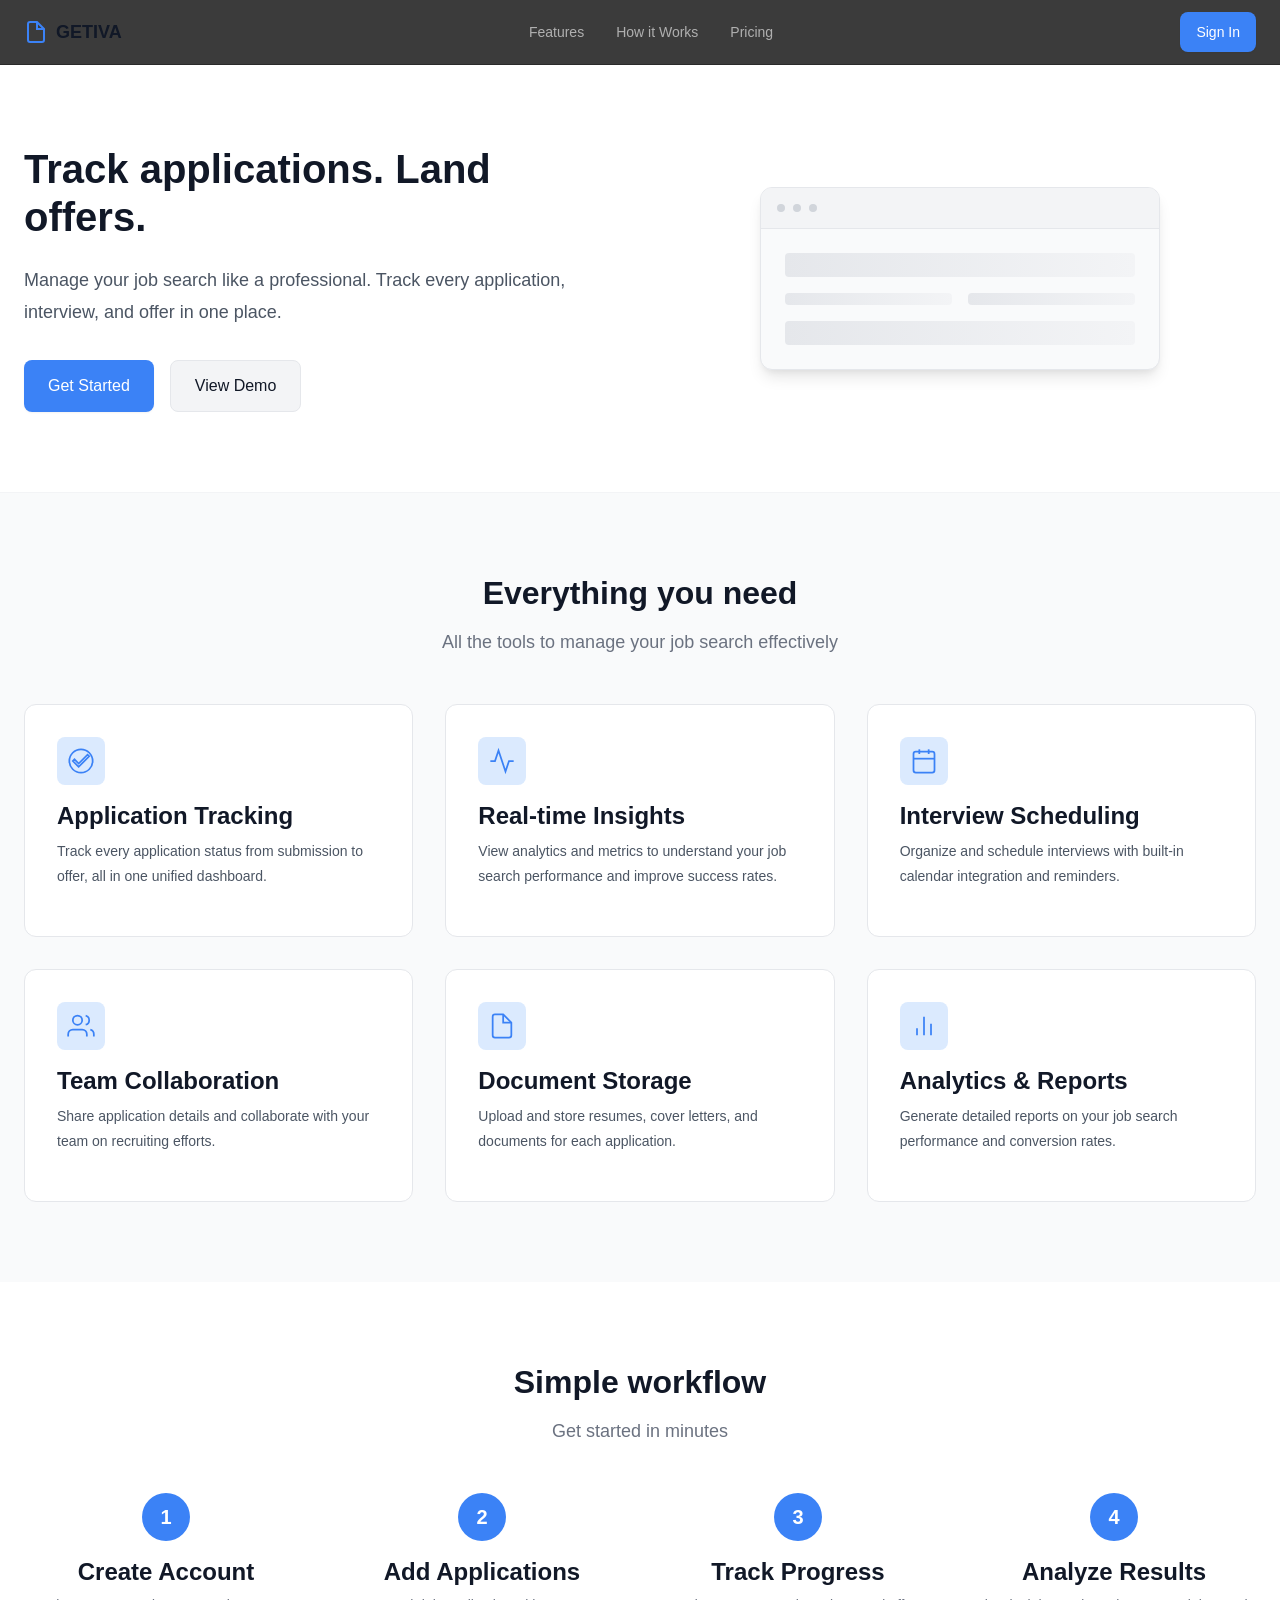
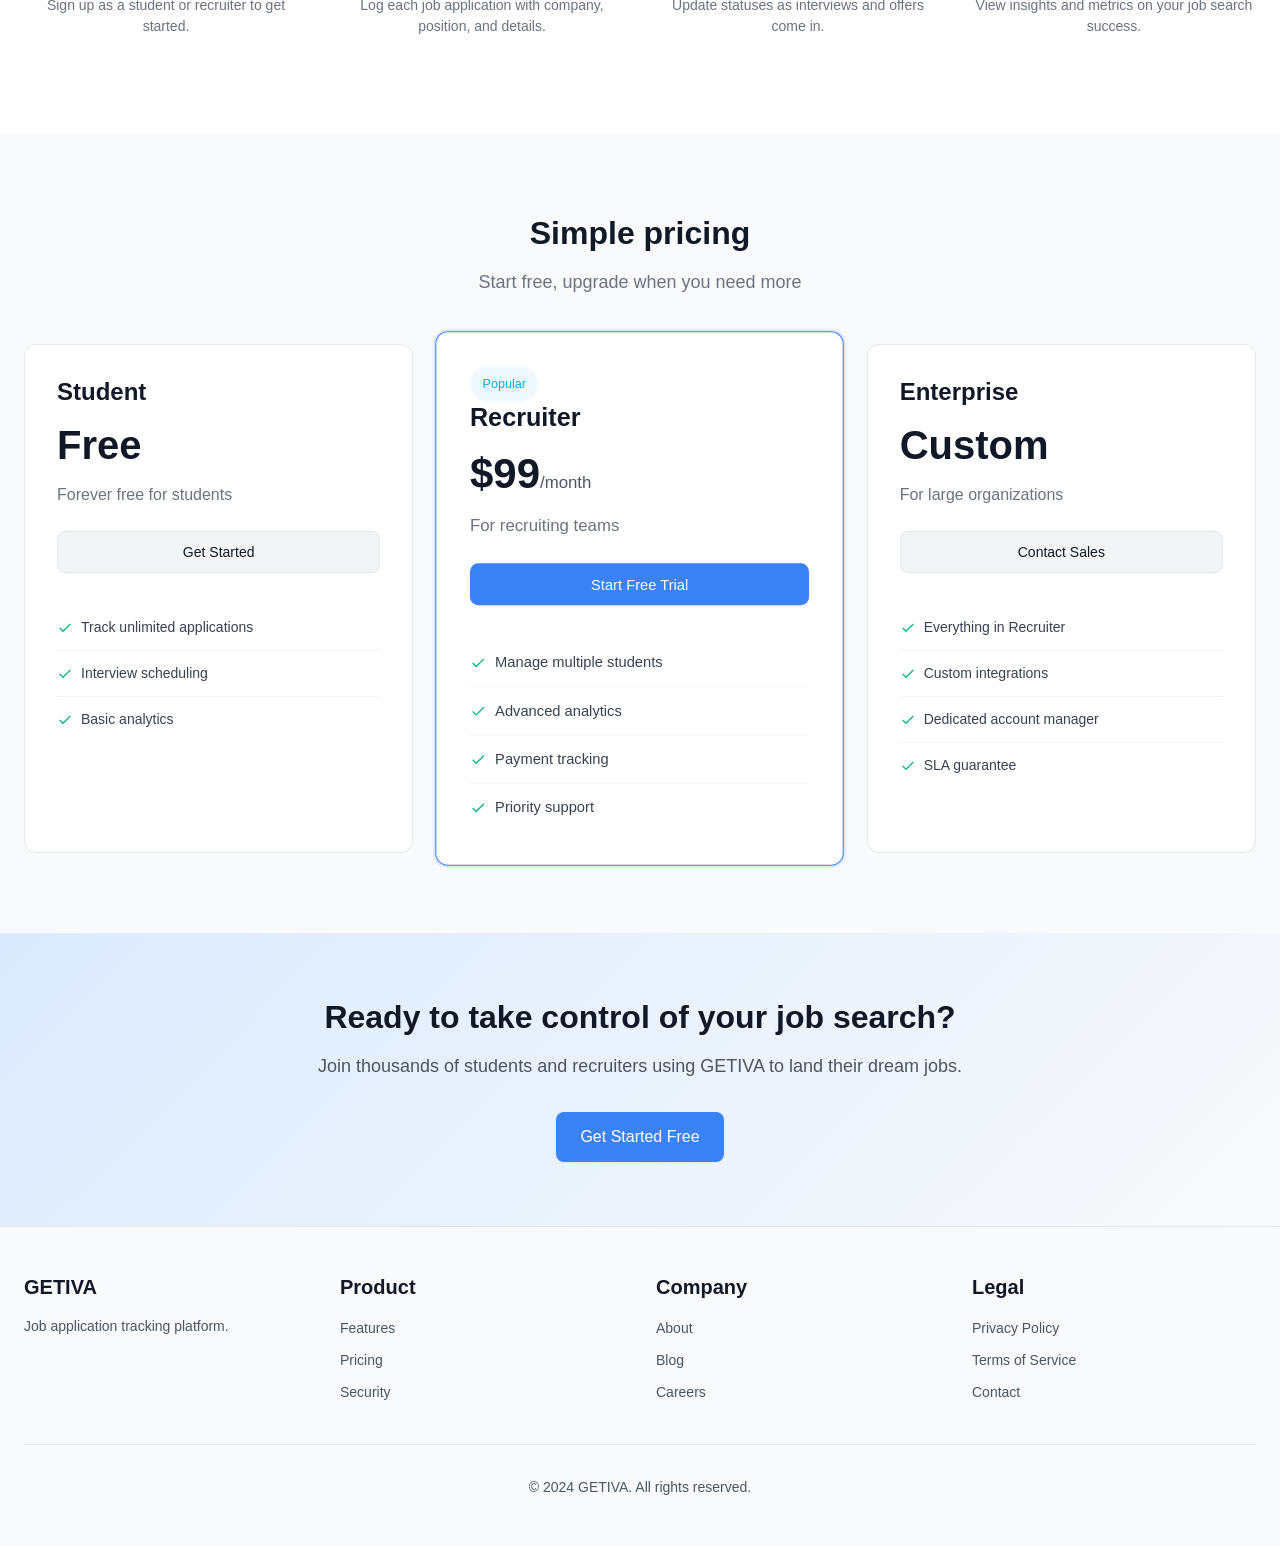
<file: index.html>
<!DOCTYPE html>
<html lang="en">
<head>
    <meta charset="UTF-8">
    <meta name="viewport" content="width=device-width, initial-scale=1.0">
    <title>GETIVA - Job Application Tracking Platform</title>
    <link rel="stylesheet" href="design-system.css">
    <link rel="stylesheet" href="landing.css">
</head>
<body>
    <!-- Navigation -->
    <nav class="navbar">
        <div class="container flex justify-between items-center" style="height: 64px;">
            <div class="logo">
                <svg width="24" height="24" viewBox="0 0 24 24" fill="none" stroke="currentColor" stroke-width="2">
                    <path d="M13 2H6a2 2 0 0 0-2 2v16a2 2 0 0 0 2 2h12a2 2 0 0 0 2-2V9z"></path>
                    <polyline points="13 2 13 9 20 9"></polyline>
                </svg>
                <span>GETIVA</span>
            </div>
            <ul class="nav-links">
                <li><a href="#features">Features</a></li>
                <li><a href="#how-it-works">How it Works</a></li>
                <li><a href="#pricing">Pricing</a></li>
            </ul>
            <button class="btn btn-primary" id="signInBtn">Sign In</button>
        </div>
    </nav>

    <!-- Hero Section -->
    <section class="hero">
        <div class="container">
            <div class="hero-content">
                <h1>Track applications. Land offers.</h1>
                <p>Manage your job search like a professional. Track every application, interview, and offer in one place.</p>
                <div class="hero-buttons">
                    <button class="btn btn-primary btn-lg" id="getStartedBtn">Get Started</button>
                    <button class="btn btn-secondary btn-lg">View Demo</button>
                </div>
            </div>
            <div class="hero-image">
                <div class="dashboard-preview">
                    <div class="preview-header">
                        <div class="preview-dot"></div>
                        <div class="preview-dot"></div>
                        <div class="preview-dot"></div>
                    </div>
                    <div class="preview-content">
                        <div class="preview-row">
                            <div class="preview-item large"></div>
                        </div>
                        <div class="preview-row">
                            <div class="preview-item"></div>
                            <div class="preview-item"></div>
                        </div>
                        <div class="preview-row">
                            <div class="preview-item large"></div>
                        </div>
                    </div>
                </div>
            </div>
        </div>
    </section>

    <!-- Features Section -->
    <section id="features" class="features-section">
        <div class="container">
            <div class="section-header">
                <h2>Everything you need</h2>
                <p>All the tools to manage your job search effectively</p>
            </div>
            <div class="features-grid">
                <!-- Application Tracking -->
                <div class="feature-card">
                    <div class="feature-icon">
                        <svg width="28" height="28" viewBox="0 0 24 24" fill="none" stroke="currentColor" stroke-width="1.5">
                            <path d="M12 2C6.48 2 2 6.48 2 12s4.48 10 10 10 10-4.48 10-10S17.52 2 12 2zm-2 15l-5-5 1.41-1.41L10 14.17l7.59-7.59L19 8l-9 9z"></path>
                        </svg>
                    </div>
                    <h3>Application Tracking</h3>
                    <p>Track every application status from submission to offer, all in one unified dashboard.</p>
                </div>

                <!-- Real-time Updates -->
                <div class="feature-card">
                    <div class="feature-icon">
                        <svg width="28" height="28" viewBox="0 0 24 24" fill="none" stroke="currentColor" stroke-width="1.5">
                            <polyline points="22 12 18 12 15 21 9 3 6 12 2 12"></polyline>
                        </svg>
                    </div>
                    <h3>Real-time Insights</h3>
                    <p>View analytics and metrics to understand your job search performance and improve success rates.</p>
                </div>

                <!-- Organization -->
                <div class="feature-card">
                    <div class="feature-icon">
                        <svg width="28" height="28" viewBox="0 0 24 24" fill="none" stroke="currentColor" stroke-width="1.5">
                            <rect x="3" y="4" width="18" height="18" rx="2" ry="2"></rect>
                            <line x1="16" y1="2" x2="16" y2="6"></line>
                            <line x1="8" y1="2" x2="8" y2="6"></line>
                            <line x1="3" y1="10" x2="21" y2="10"></line>
                        </svg>
                    </div>
                    <h3>Interview Scheduling</h3>
                    <p>Organize and schedule interviews with built-in calendar integration and reminders.</p>
                </div>

                <!-- Recruiter Tools -->
                <div class="feature-card">
                    <div class="feature-icon">
                        <svg width="28" height="28" viewBox="0 0 24 24" fill="none" stroke="currentColor" stroke-width="1.5">
                            <path d="M17 21v-2a4 4 0 0 0-4-4H5a4 4 0 0 0-4 4v2"></path>
                            <circle cx="9" cy="7" r="4"></circle>
                            <path d="M23 21v-2a4 4 0 0 0-3-3.87"></path>
                            <path d="M16 3.13a4 4 0 0 1 0 7.75"></path>
                        </svg>
                    </div>
                    <h3>Team Collaboration</h3>
                    <p>Share application details and collaborate with your team on recruiting efforts.</p>
                </div>

                <!-- Document Management -->
                <div class="feature-card">
                    <div class="feature-icon">
                        <svg width="28" height="28" viewBox="0 0 24 24" fill="none" stroke="currentColor" stroke-width="1.5">
                            <path d="M13 2H6a2 2 0 0 0-2 2v16a2 2 0 0 0 2 2h12a2 2 0 0 0 2-2V9z"></path>
                            <polyline points="13 2 13 9 20 9"></polyline>
                        </svg>
                    </div>
                    <h3>Document Storage</h3>
                    <p>Upload and store resumes, cover letters, and documents for each application.</p>
                </div>

                <!-- Analytics & Reports -->
                <div class="feature-card">
                    <div class="feature-icon">
                        <svg width="28" height="28" viewBox="0 0 24 24" fill="none" stroke="currentColor" stroke-width="1.5">
                            <line x1="18" y1="20" x2="18" y2="10"></line>
                            <line x1="12" y1="20" x2="12" y2="4"></line>
                            <line x1="6" y1="20" x2="6" y2="14"></line>
                        </svg>
                    </div>
                    <h3>Analytics & Reports</h3>
                    <p>Generate detailed reports on your job search performance and conversion rates.</p>
                </div>
            </div>
        </div>
    </section>

    <!-- How It Works -->
    <section id="how-it-works" class="how-it-works">
        <div class="container">
            <div class="section-header">
                <h2>Simple workflow</h2>
                <p>Get started in minutes</p>
            </div>
            <div class="steps-grid">
                <div class="step">
                    <div class="step-number">1</div>
                    <h3>Create Account</h3>
                    <p>Sign up as a student or recruiter to get started.</p>
                </div>
                <div class="step">
                    <div class="step-number">2</div>
                    <h3>Add Applications</h3>
                    <p>Log each job application with company, position, and details.</p>
                </div>
                <div class="step">
                    <div class="step-number">3</div>
                    <h3>Track Progress</h3>
                    <p>Update statuses as interviews and offers come in.</p>
                </div>
                <div class="step">
                    <div class="step-number">4</div>
                    <h3>Analyze Results</h3>
                    <p>View insights and metrics on your job search success.</p>
                </div>
            </div>
        </div>
    </section>

    <!-- Pricing -->
    <section id="pricing" class="pricing-section">
        <div class="container">
            <div class="section-header">
                <h2>Simple pricing</h2>
                <p>Start free, upgrade when you need more</p>
            </div>
            <div class="pricing-grid">
                <div class="pricing-card">
                    <h3>Student</h3>
                    <p class="price">Free</p>
                    <p class="price-description">Forever free for students</p>
                    <button class="btn btn-secondary btn-block">Get Started</button>
                    <ul class="features-list">
                        <li>
                            <svg width="16" height="16" viewBox="0 0 24 24" fill="none" stroke="currentColor" stroke-width="2">
                                <polyline points="20 6 9 17 4 12"></polyline>
                            </svg>
                            Track unlimited applications
                        </li>
                        <li>
                            <svg width="16" height="16" viewBox="0 0 24 24" fill="none" stroke="currentColor" stroke-width="2">
                                <polyline points="20 6 9 17 4 12"></polyline>
                            </svg>
                            Interview scheduling
                        </li>
                        <li>
                            <svg width="16" height="16" viewBox="0 0 24 24" fill="none" stroke="currentColor" stroke-width="2">
                                <polyline points="20 6 9 17 4 12"></polyline>
                            </svg>
                            Basic analytics
                        </li>
                    </ul>
                </div>

                <div class="pricing-card featured">
                    <div class="badge badge-info">Popular</div>
                    <h3>Recruiter</h3>
                    <p class="price">$99<span>/month</span></p>
                    <p class="price-description">For recruiting teams</p>
                    <button class="btn btn-primary btn-block">Start Free Trial</button>
                    <ul class="features-list">
                        <li>
                            <svg width="16" height="16" viewBox="0 0 24 24" fill="none" stroke="currentColor" stroke-width="2">
                                <polyline points="20 6 9 17 4 12"></polyline>
                            </svg>
                            Manage multiple students
                        </li>
                        <li>
                            <svg width="16" height="16" viewBox="0 0 24 24" fill="none" stroke="currentColor" stroke-width="2">
                                <polyline points="20 6 9 17 4 12"></polyline>
                            </svg>
                            Advanced analytics
                        </li>
                        <li>
                            <svg width="16" height="16" viewBox="0 0 24 24" fill="none" stroke="currentColor" stroke-width="2">
                                <polyline points="20 6 9 17 4 12"></polyline>
                            </svg>
                            Payment tracking
                        </li>
                        <li>
                            <svg width="16" height="16" viewBox="0 0 24 24" fill="none" stroke="currentColor" stroke-width="2">
                                <polyline points="20 6 9 17 4 12"></polyline>
                            </svg>
                            Priority support
                        </li>
                    </ul>
                </div>

                <div class="pricing-card">
                    <h3>Enterprise</h3>
                    <p class="price">Custom</p>
                    <p class="price-description">For large organizations</p>
                    <button class="btn btn-secondary btn-block">Contact Sales</button>
                    <ul class="features-list">
                        <li>
                            <svg width="16" height="16" viewBox="0 0 24 24" fill="none" stroke="currentColor" stroke-width="2">
                                <polyline points="20 6 9 17 4 12"></polyline>
                            </svg>
                            Everything in Recruiter
                        </li>
                        <li>
                            <svg width="16" height="16" viewBox="0 0 24 24" fill="none" stroke="currentColor" stroke-width="2">
                                <polyline points="20 6 9 17 4 12"></polyline>
                            </svg>
                            Custom integrations
                        </li>
                        <li>
                            <svg width="16" height="16" viewBox="0 0 24 24" fill="none" stroke="currentColor" stroke-width="2">
                                <polyline points="20 6 9 17 4 12"></polyline>
                            </svg>
                            Dedicated account manager
                        </li>
                        <li>
                            <svg width="16" height="16" viewBox="0 0 24 24" fill="none" stroke="currentColor" stroke-width="2">
                                <polyline points="20 6 9 17 4 12"></polyline>
                            </svg>
                            SLA guarantee
                        </li>
                    </ul>
                </div>
            </div>
        </div>
    </section>

    <!-- CTA Section -->
    <section class="cta-section">
        <div class="container">
            <h2>Ready to take control of your job search?</h2>
            <p>Join thousands of students and recruiters using GETIVA to land their dream jobs.</p>
            <button class="btn btn-primary btn-lg" id="ctaButton">Get Started Free</button>
        </div>
    </section>

    <!-- Footer -->
    <footer class="footer">
        <div class="container">
            <div class="footer-top">
                <div class="footer-col">
                    <h4>GETIVA</h4>
                    <p>Job application tracking platform.</p>
                </div>
                <div class="footer-col">
                    <h4>Product</h4>
                    <ul>
                        <li><a href="#features">Features</a></li>
                        <li><a href="#pricing">Pricing</a></li>
                        <li><a href="#">Security</a></li>
                    </ul>
                </div>
                <div class="footer-col">
                    <h4>Company</h4>
                    <ul>
                        <li><a href="#">About</a></li>
                        <li><a href="#">Blog</a></li>
                        <li><a href="#">Careers</a></li>
                    </ul>
                </div>
                <div class="footer-col">
                    <h4>Legal</h4>
                    <ul>
                        <li><a href="#">Privacy Policy</a></li>
                        <li><a href="#">Terms of Service</a></li>
                        <li><a href="#">Contact</a></li>
                    </ul>
                </div>
            </div>
            <div class="footer-bottom">
                <p>&copy; 2024 GETIVA. All rights reserved.</p>
            </div>
        </div>
    </footer>

    <!-- Auth Modals -->
    <div class="auth-modal" id="authModal">
        <div class="modal-content">
            <!-- Login Form -->
            <div class="form-container active" id="loginForm">
                <button class="modal-close" id="closeAuthModal">&times;</button>
                <h2>Welcome back</h2>
                <p>Sign in to your account</p>

                <form id="loginFormElement">
                    <div class="form-group">
                        <label for="loginUsername">Username</label>
                        <input type="text" id="loginUsername" name="username" required placeholder="Enter your username">
                    </div>

                    <div class="form-group">
                        <label for="loginPassword">Password</label>
                        <input type="password" id="loginPassword" name="password" required placeholder="Enter your password">
                    </div>

                    <div class="form-error" id="loginError"></div>

                    <button type="submit" class="btn btn-primary btn-block">
                        Sign In
                    </button>
                </form>

                <div class="form-footer">
                    <p>Don't have an account? <button class="link-btn" id="switchToRegister">Create one</button></p>
                </div>
            </div>

            <!-- Registration Form -->
            <div class="form-container" id="registerForm">
                <button class="modal-close" id="closeAuthModal2">&times;</button>
                <h2>Get started</h2>
                <p>Create your account</p>

                <form id="registerFormElement">
                    <div class="form-group">
                        <label for="registerUsername">Username</label>
                        <input type="text" id="registerUsername" name="username" required placeholder="Choose a username">
                    </div>

                    <div class="form-group">
                        <label for="registerEmail">Email</label>
                        <input type="email" id="registerEmail" name="email" required placeholder="Enter your email">
                    </div>

                    <div class="form-group">
                        <label for="registerPassword">Password</label>
                        <input type="password" id="registerPassword" name="password" required placeholder="Create a strong password">
                    </div>

                    <div class="form-group">
                        <label for="registerRole">I am a...</label>
                        <select id="registerRole" name="role" required>
                            <option value="">Select your role</option>
                            <option value="student">Student</option>
                            <option value="recruiter">Recruiter</option>
                        </select>
                    </div>

                    <div class="form-group" id="fullNameGroup" style="display: none;">
                        <label for="registerFullName">Full Name</label>
                        <input type="text" id="registerFullName" name="full_name" placeholder="Enter your full name">
                    </div>

                    <div class="form-error" id="registerError"></div>

                    <button type="submit" class="btn btn-primary btn-block">
                        Create Account
                    </button>
                </form>

                <div class="form-footer">
                    <p>Already have an account? <button class="link-btn" id="switchToLogin">Sign in</button></p>
                </div>
            </div>
        </div>
    </div>

    <!-- Overlay -->
    <div class="modal-overlay" id="modalOverlay"></div>

    <!-- Toast Notifications -->
    <div class="toast-container" id="toastContainer"></div>

    <script src="script.js"></script>
</body>
</html>
</file>
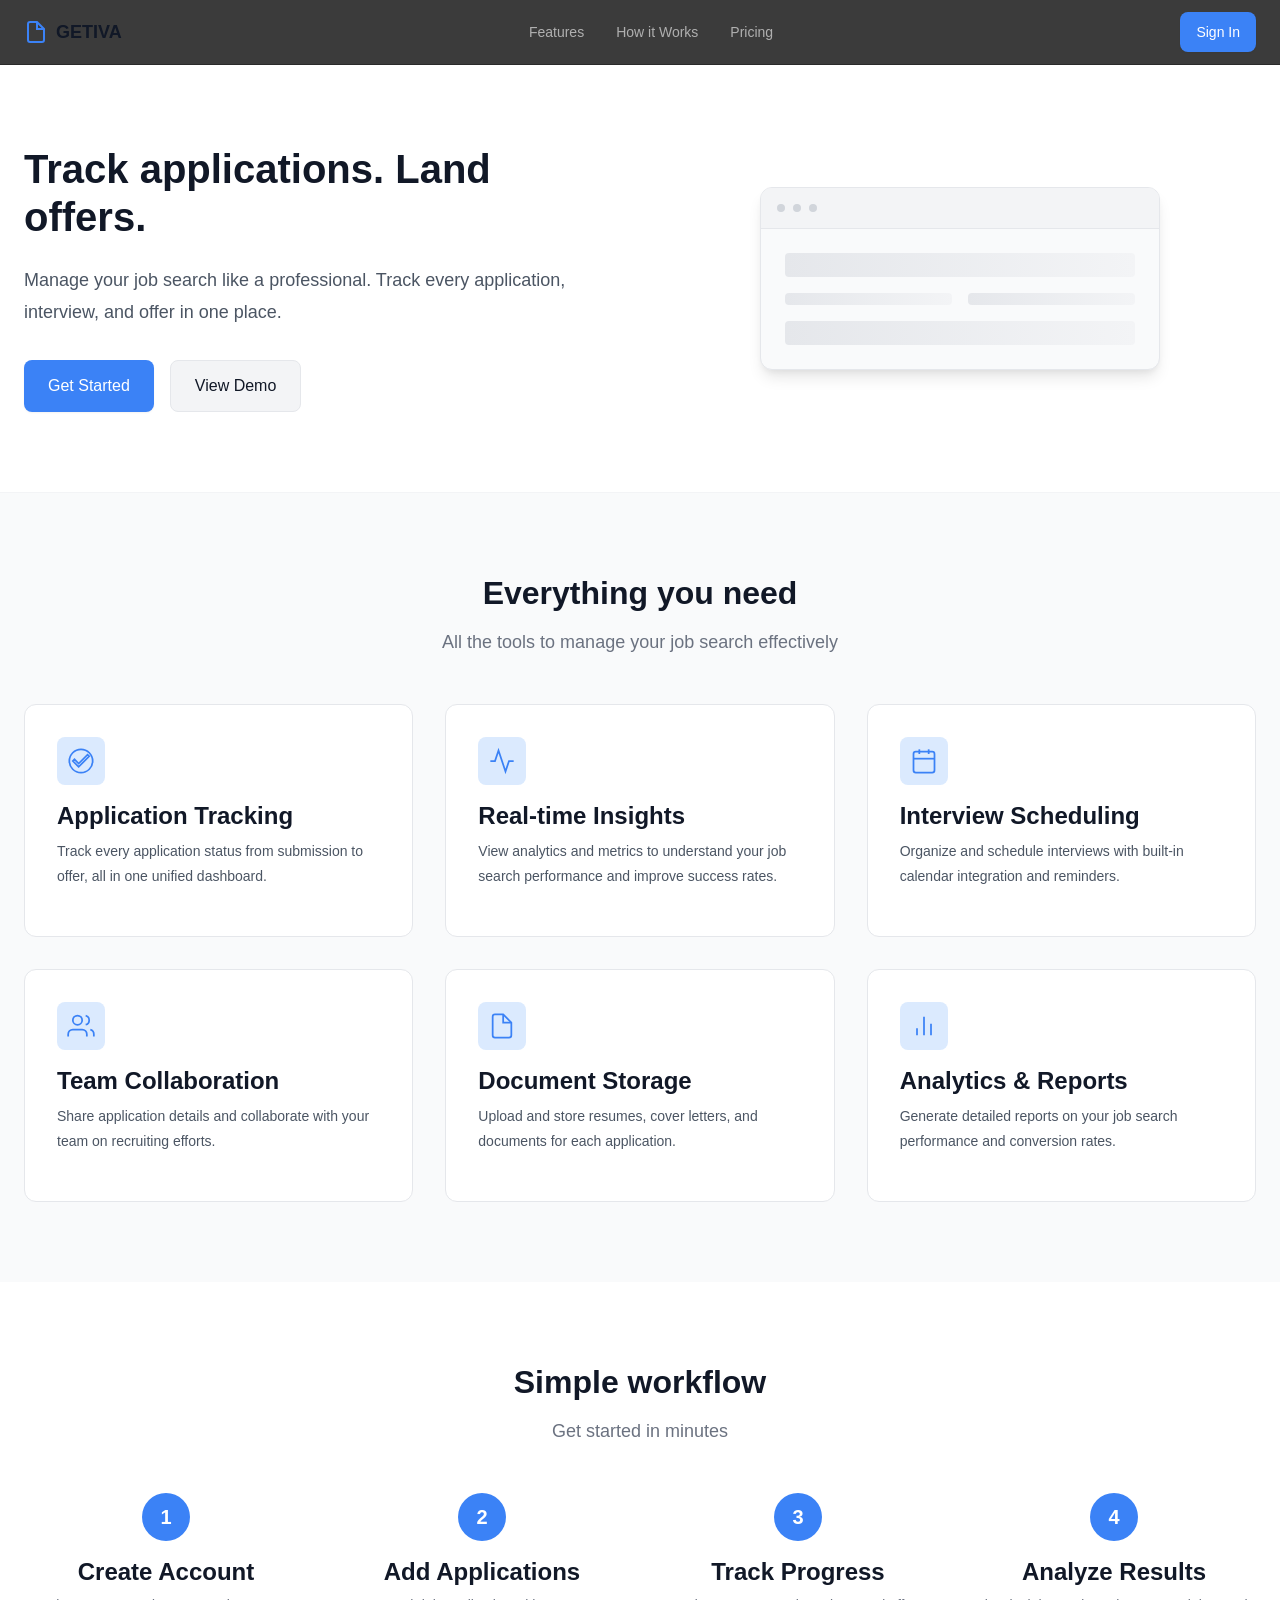
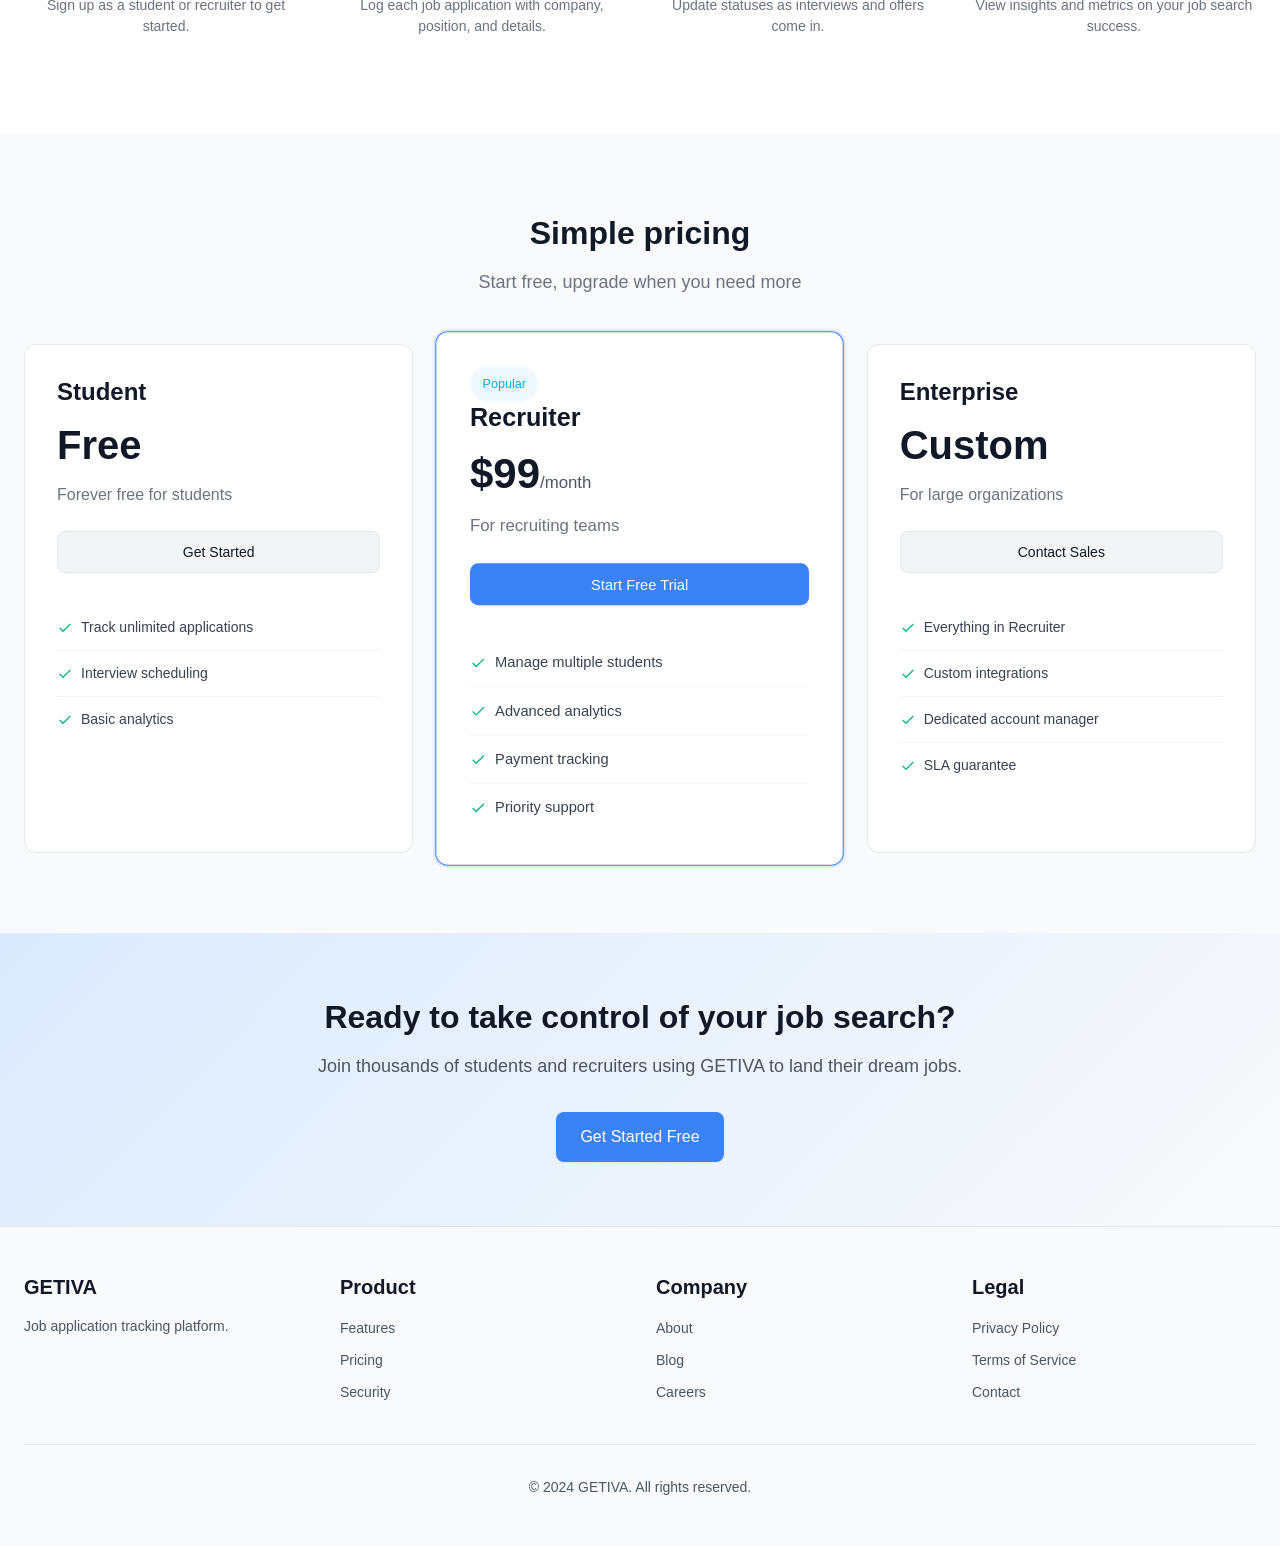
<file: admin-dashboard.html>
<!DOCTYPE html>
<html lang="en">
<head>
    <meta charset="UTF-8">
    <meta name="viewport" content="width=device-width, initial-scale=1.0">
    <title>GETIVA Admin Dashboard</title>
    <link rel="stylesheet" href="admin-styles.css">
    <link href="https://fonts.googleapis.com/css2?family=Inter:wght@300;400;500;600;700&family=Poppins:wght@600;700;800&display=swap" rel="stylesheet">
</head>
<body>
    <div class="admin-container">
        <!-- Sidebar Navigation -->
        <aside class="sidebar">
            <div class="sidebar-header">
                <div class="logo-admin">
                    <svg width="32" height="32" viewBox="0 0 32 32" fill="none">
                        <rect width="32" height="32" rx="8" fill="#00E5FF"/>
                        <text x="16" y="22" font-size="20" font-weight="bold" text-anchor="middle" fill="#0B0B0B">G</text>
                    </svg>
                    <span>GETIVA</span>
                </div>
                <p class="admin-label">Administrator</p>
            </div>

            <nav class="sidebar-nav">
                <a href="#" data-section="dashboard" class="nav-link active">
                    <span class="icon">📊</span>
                    <span>Dashboard</span>
                </a>
                <a href="#" data-section="users" class="nav-link">
                    <span class="icon">👥</span>
                    <span>Users</span>
                </a>
                <a href="#" data-section="applications" class="nav-link">
                    <span class="icon">📝</span>
                    <span>Applications</span>
                </a>
                <a href="#" data-section="payments" class="nav-link">
                    <span class="icon">💰</span>
                    <span>Payments</span>
                </a>
                <a href="#" data-section="analytics" class="nav-link">
                    <span class="icon">📈</span>
                    <span>Analytics</span>
                </a>
                <a href="#" data-section="reports" class="nav-link">
                    <span class="icon">📋</span>
                    <span>Reports</span>
                </a>
            </nav>

            <div class="sidebar-footer">
                <button id="logoutBtn" class="logout-btn">Logout</button>
            </div>
        </aside>

        <!-- Main Content -->
        <main class="main-content">
            <!-- Top Bar -->
            <div class="top-bar">
                <div class="top-bar-left">
                    <h1 id="pageTitle">Dashboard</h1>
                </div>
                <div class="top-bar-right">
                    <input type="text" id="searchInput" class="search-box" placeholder="Search...">
                    <button class="notification-btn">🔔</button>
                    <div class="user-profile">
                        <span id="userName">Admin User</span>
                    </div>
                </div>
            </div>

            <!-- Content Area -->
            <div class="content">
                <!-- Dashboard Section -->
                <section id="dashboard-section" class="section active">
                    <div class="dashboard-grid">
                        <div class="stat-card">
                            <div class="stat-icon">👨‍🎓</div>
                            <div class="stat-info">
                                <div class="stat-value" id="totalStudents">0</div>
                                <div class="stat-label">Total Students</div>
                            </div>
                        </div>
                        <div class="stat-card">
                            <div class="stat-icon">🧑‍💼</div>
                            <div class="stat-info">
                                <div class="stat-value" id="totalRecruiters">0</div>
                                <div class="stat-label">Total Recruiters</div>
                            </div>
                        </div>
                        <div class="stat-card">
                            <div class="stat-icon">📝</div>
                            <div class="stat-info">
                                <div class="stat-value" id="totalApplications">0</div>
                                <div class="stat-label">Total Applications</div>
                            </div>
                        </div>
                        <div class="stat-card">
                            <div class="stat-icon">💵</div>
                            <div class="stat-info">
                                <div class="stat-value" id="totalRevenue">$0</div>
                                <div class="stat-label">Total Revenue</div>
                            </div>
                        </div>
                    </div>

                    <div class="dashboard-charts">
                        <div class="chart-card">
                            <h3>Application Status Distribution</h3>
                            <canvas id="statusChart"></canvas>
                        </div>
                        <div class="chart-card">
                            <h3>Financial Overview</h3>
                            <div id="financialStats" class="financial-overview">
                                <div class="fin-stat">
                                    <div class="fin-label">Revenue</div>
                                    <div class="fin-value" id="dashRevenue">$0</div>
                                </div>
                                <div class="fin-stat">
                                    <div class="fin-label">Paid Out</div>
                                    <div class="fin-value" id="dashPaidOut">$0</div>
                                </div>
                                <div class="fin-stat">
                                    <div class="fin-label">Net Profit</div>
                                    <div class="fin-value profit" id="dashProfit">$0</div>
                                </div>
                            </div>
                        </div>
                    </div>

                    <div class="recent-section">
                        <div class="section-header">
                            <h3>Recent Applications</h3>
                            <a href="#" data-section="applications" class="view-all">View All →</a>
                        </div>
                        <table class="data-table">
                            <thead>
                                <tr>
                                    <th>Student</th>
                                    <th>Company</th>
                                    <th>Position</th>
                                    <th>Status</th>
                                    <th>Applied</th>
                                </tr>
                            </thead>
                            <tbody id="recentApplications">
                                <tr>
                                    <td colspan="5" class="empty">Loading...</td>
                                </tr>
                            </tbody>
                        </table>
                    </div>
                </section>

                <!-- Users Section -->
                <section id="users-section" class="section">
                    <div class="section-header">
                        <h2>User Management</h2>
                        <button id="addUserBtn" class="btn btn-primary">+ Add User</button>
                    </div>

                    <div class="filter-bar">
                        <select id="roleFilter" class="filter-select">
                            <option value="">All Roles</option>
                            <option value="student">Students</option>
                            <option value="recruiter">Recruiters</option>
                            <option value="admin">Admins</option>
                        </select>
                        <select id="statusFilter" class="filter-select">
                            <option value="">All Status</option>
                            <option value="1">Active</option>
                            <option value="0">Inactive</option>
                        </select>
                    </div>

                    <table class="data-table">
                        <thead>
                            <tr>
                                <th>Username</th>
                                <th>Email</th>
                                <th>Role</th>
                                <th>Status</th>
                                <th>Joined</th>
                                <th>Actions</th>
                            </tr>
                        </thead>
                        <tbody id="usersTable">
                            <tr>
                                <td colspan="6" class="empty">Loading users...</td>
                            </tr>
                        </tbody>
                    </table>

                    <div id="pagination" class="pagination"></div>
                </section>

                <!-- Applications Section -->
                <section id="applications-section" class="section">
                    <div class="section-header">
                        <h2>Applications</h2>
                        <select id="appStatusFilter" class="filter-select">
                            <option value="">All Status</option>
                            <option value="applied">Applied</option>
                            <option value="interview">Interview</option>
                            <option value="offer">Offer</option>
                            <option value="rejected">Rejected</option>
                        </select>
                    </div>

                    <table class="data-table">
                        <thead>
                            <tr>
                                <th>Student</th>
                                <th>Company</th>
                                <th>Position</th>
                                <th>Recruiter</th>
                                <th>Status</th>
                                <th>Applied Date</th>
                                <th>Actions</th>
                            </tr>
                        </thead>
                        <tbody id="applicationsTable">
                            <tr>
                                <td colspan="7" class="empty">Loading applications...</td>
                            </tr>
                        </tbody>
                    </table>

                    <div id="appPagination" class="pagination"></div>
                </section>

                <!-- Payments Section -->
                <section id="payments-section" class="section">
                    <div class="payment-tabs">
                        <button class="tab-btn active" data-tab="student-payments">Student Payments</button>
                        <button class="tab-btn" data-tab="recruiter-payments">Recruiter Payments</button>
                    </div>

                    <div id="student-payments" class="tab-content active">
                        <div class="section-header">
                            <h3>Student Payment Records</h3>
                            <button class="btn btn-primary">+ Record Payment</button>
                        </div>
                        <table class="data-table">
                            <thead>
                                <tr>
                                    <th>Student</th>
                                    <th>Amount</th>
                                    <th>Type</th>
                                    <th>Status</th>
                                    <th>Date</th>
                                    <th>Actions</th>
                                </tr>
                            </thead>
                            <tbody id="studentPaymentsTable">
                                <tr>
                                    <td colspan="6" class="empty">Loading...</td>
                                </tr>
                            </tbody>
                        </table>
                    </div>

                    <div id="recruiter-payments" class="tab-content">
                        <div class="section-header">
                            <h3>Recruiter Salary Records</h3>
                            <button class="btn btn-primary">+ Record Salary</button>
                        </div>
                        <table class="data-table">
                            <thead>
                                <tr>
                                    <th>Recruiter</th>
                                    <th>Amount</th>
                                    <th>Month</th>
                                    <th>Status</th>
                                    <th>Date</th>
                                    <th>Actions</th>
                                </tr>
                            </thead>
                            <tbody id="recruiterPaymentsTable">
                                <tr>
                                    <td colspan="6" class="empty">Loading...</td>
                                </tr>
                            </tbody>
                        </table>
                    </div>
                </section>

                <!-- Analytics Section -->
                <section id="analytics-section" class="section">
                    <div class="analytics-grid">
                        <div class="analytics-card">
                            <h3>Success Rate by Status</h3>
                            <div class="status-breakdown">
                                <div class="status-item">
                                    <span class="status-name">Applied</span>
                                    <div class="progress-bar">
                                        <div class="progress-fill" id="appliedProgress" style="width: 0%"></div>
                                    </div>
                                    <span class="status-count" id="appliedCount">0</span>
                                </div>
                                <div class="status-item">
                                    <span class="status-name">Interview</span>
                                    <div class="progress-bar">
                                        <div class="progress-fill interview" id="interviewProgress" style="width: 0%"></div>
                                    </div>
                                    <span class="status-count" id="interviewCount">0</span>
                                </div>
                                <div class="status-item">
                                    <span class="status-name">Offer</span>
                                    <div class="progress-bar">
                                        <div class="progress-fill offer" id="offerProgress" style="width: 0%"></div>
                                    </div>
                                    <span class="status-count" id="offerCount">0</span>
                                </div>
                            </div>
                        </div>

                        <div class="analytics-card">
                            <h3>Top Recruiters</h3>
                            <div class="recruiter-list">
                                <div class="recruiter-item">
                                    <div class="recruiter-info">
                                        <div class="recruiter-name">Loading...</div>
                                        <div class="recruiter-apps">-- applications</div>
                                    </div>
                                    <div class="recruiter-rate">--%</div>
                                </div>
                            </div>
                        </div>
                    </div>

                    <div class="analytics-cards">
                        <div class="metric-card">
                            <h4>Daily Applications (Last 7 Days)</h4>
                            <canvas id="dailyChart"></canvas>
                        </div>
                        <div class="metric-card">
                            <h4>Monthly Revenue Trend</h4>
                            <canvas id="revenueChart"></canvas>
                        </div>
                    </div>
                </section>

                <!-- Reports Section -->
                <section id="reports-section" class="section">
                    <div class="section-header">
                        <h2>System Reports</h2>
                    </div>

                    <div class="reports-grid">
                        <div class="report-card">
                            <h3>Application Report</h3>
                            <p>Detailed breakdown of all applications by status and recruiter</p>
                            <button class="btn btn-secondary" onclick="generateReport('applications')">Generate Report</button>
                        </div>
                        <div class="report-card">
                            <h3>Financial Report</h3>
                            <p>Revenue, expenses, and profit analysis</p>
                            <button class="btn btn-secondary" onclick="generateReport('financial')">Generate Report</button>
                        </div>
                        <div class="report-card">
                            <h3>Recruiter Performance</h3>
                            <p>Success rates and performance metrics for each recruiter</p>
                            <button class="btn btn-secondary" onclick="generateReport('recruiter')">Generate Report</button>
                        </div>
                        <div class="report-card">
                            <h3>Student Progress</h3>
                            <p>Student activity and application history</p>
                            <button class="btn btn-secondary" onclick="generateReport('student')">Generate Report</button>
                        </div>
                    </div>

                    <div id="reportOutput" class="report-output" style="display: none;">
                        <div class="report-header">
                            <h2 id="reportTitle">Report</h2>
                            <button class="btn btn-secondary" onclick="printReport()">Print</button>
                            <button class="btn btn-secondary" onclick="downloadReport()">Download PDF</button>
                        </div>
                        <div id="reportContent" class="report-content"></div>
                    </div>
                </section>
            </div>
        </main>
    </div>

    <!-- Modal for User Creation/Edit -->
    <div id="userModal" class="modal">
        <div class="modal-content">
            <div class="modal-header">
                <h2>Add User</h2>
                <button class="close-btn">&times;</button>
            </div>
            <form id="userForm">
                <div class="form-group">
                    <label>Username</label>
                    <input type="text" id="username" required>
                </div>
                <div class="form-group">
                    <label>Email</label>
                    <input type="email" id="email" required>
                </div>
                <div class="form-group">
                    <label>Password</label>
                    <input type="password" id="password" required>
                </div>
                <div class="form-group">
                    <label>Role</label>
                    <select id="role" required>
                        <option value="student">Student</option>
                        <option value="recruiter">Recruiter</option>
                        <option value="admin">Admin</option>
                    </select>
                </div>
                <div class="form-group">
                    <label>Full Name</label>
                    <input type="text" id="fullName">
                </div>
                <div class="form-actions">
                    <button type="submit" class="btn btn-primary">Create User</button>
                    <button type="button" class="btn btn-secondary" onclick="closeUserModal()">Cancel</button>
                </div>
            </form>
        </div>
    </div>

    <!-- Toast Notification -->
    <div id="toast" class="toast"></div>

    <script src="admin-script.js"></script>
</body>
</html>
</file>
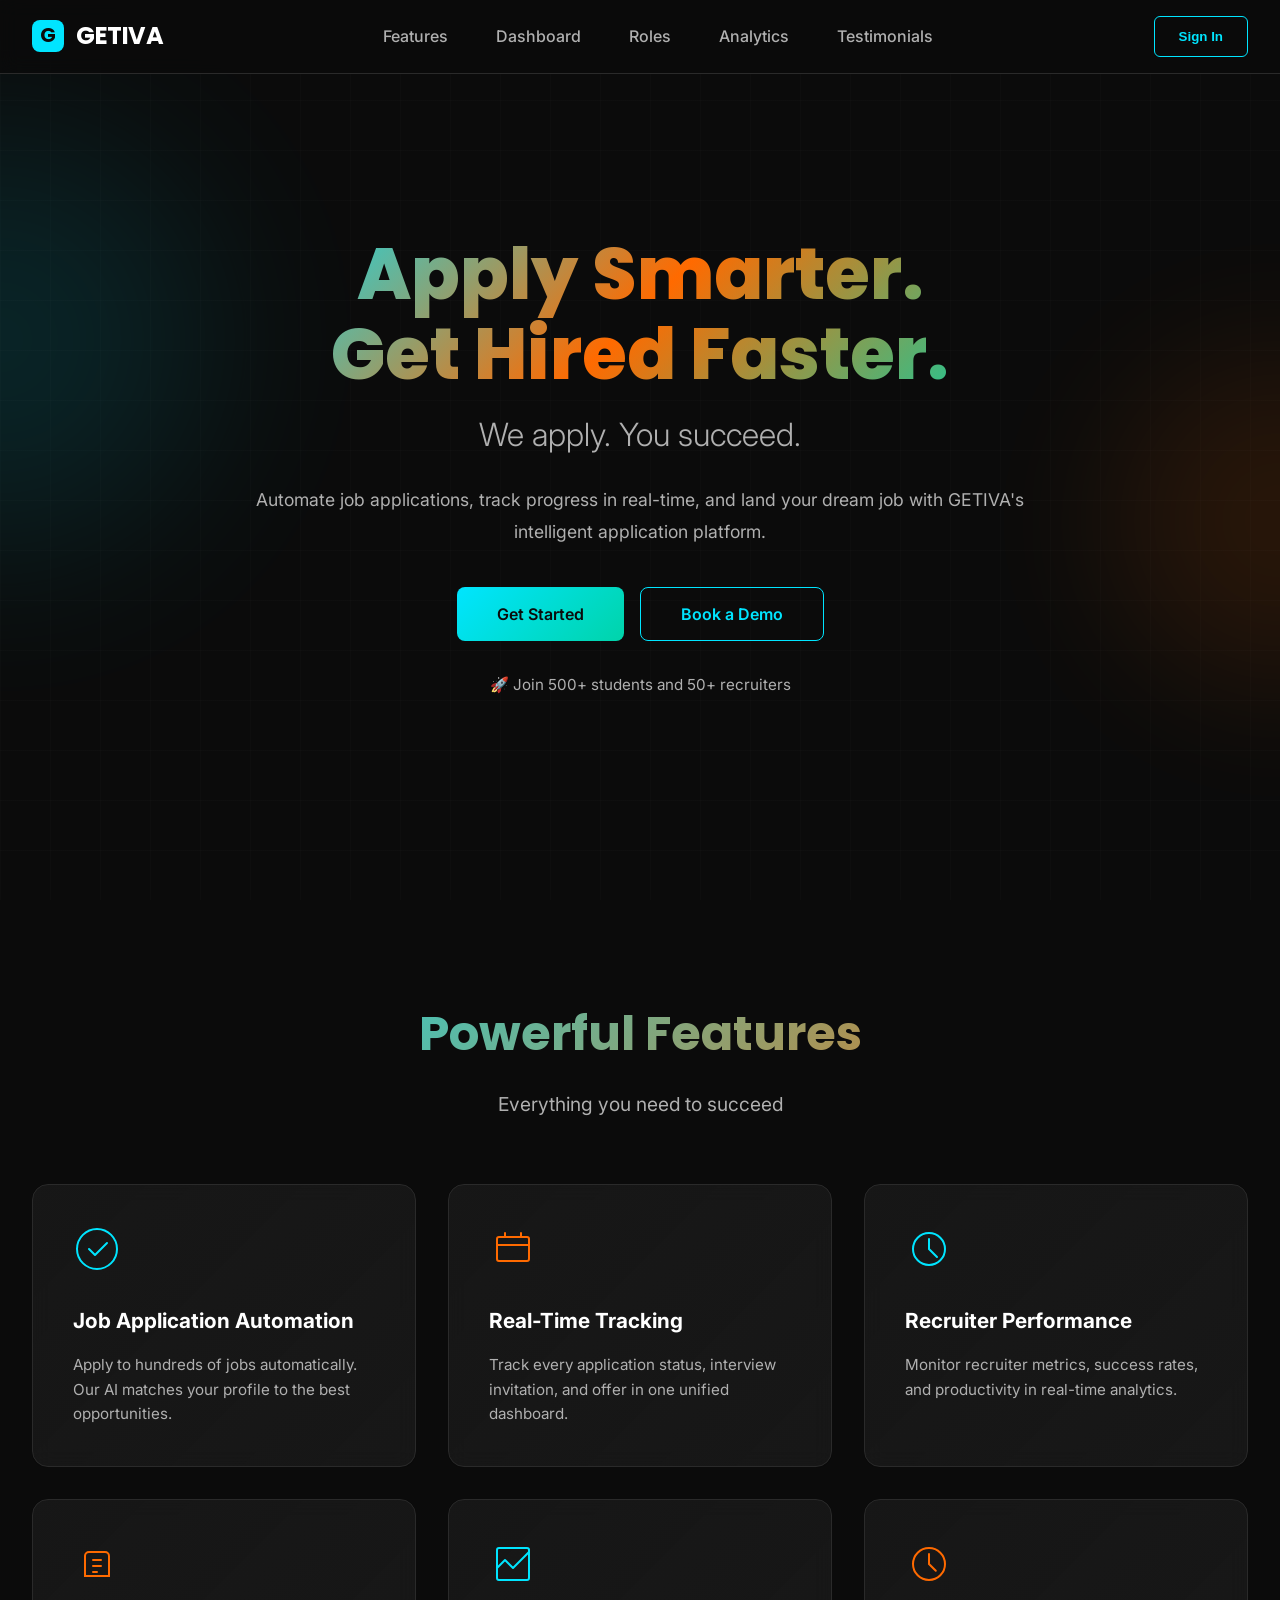
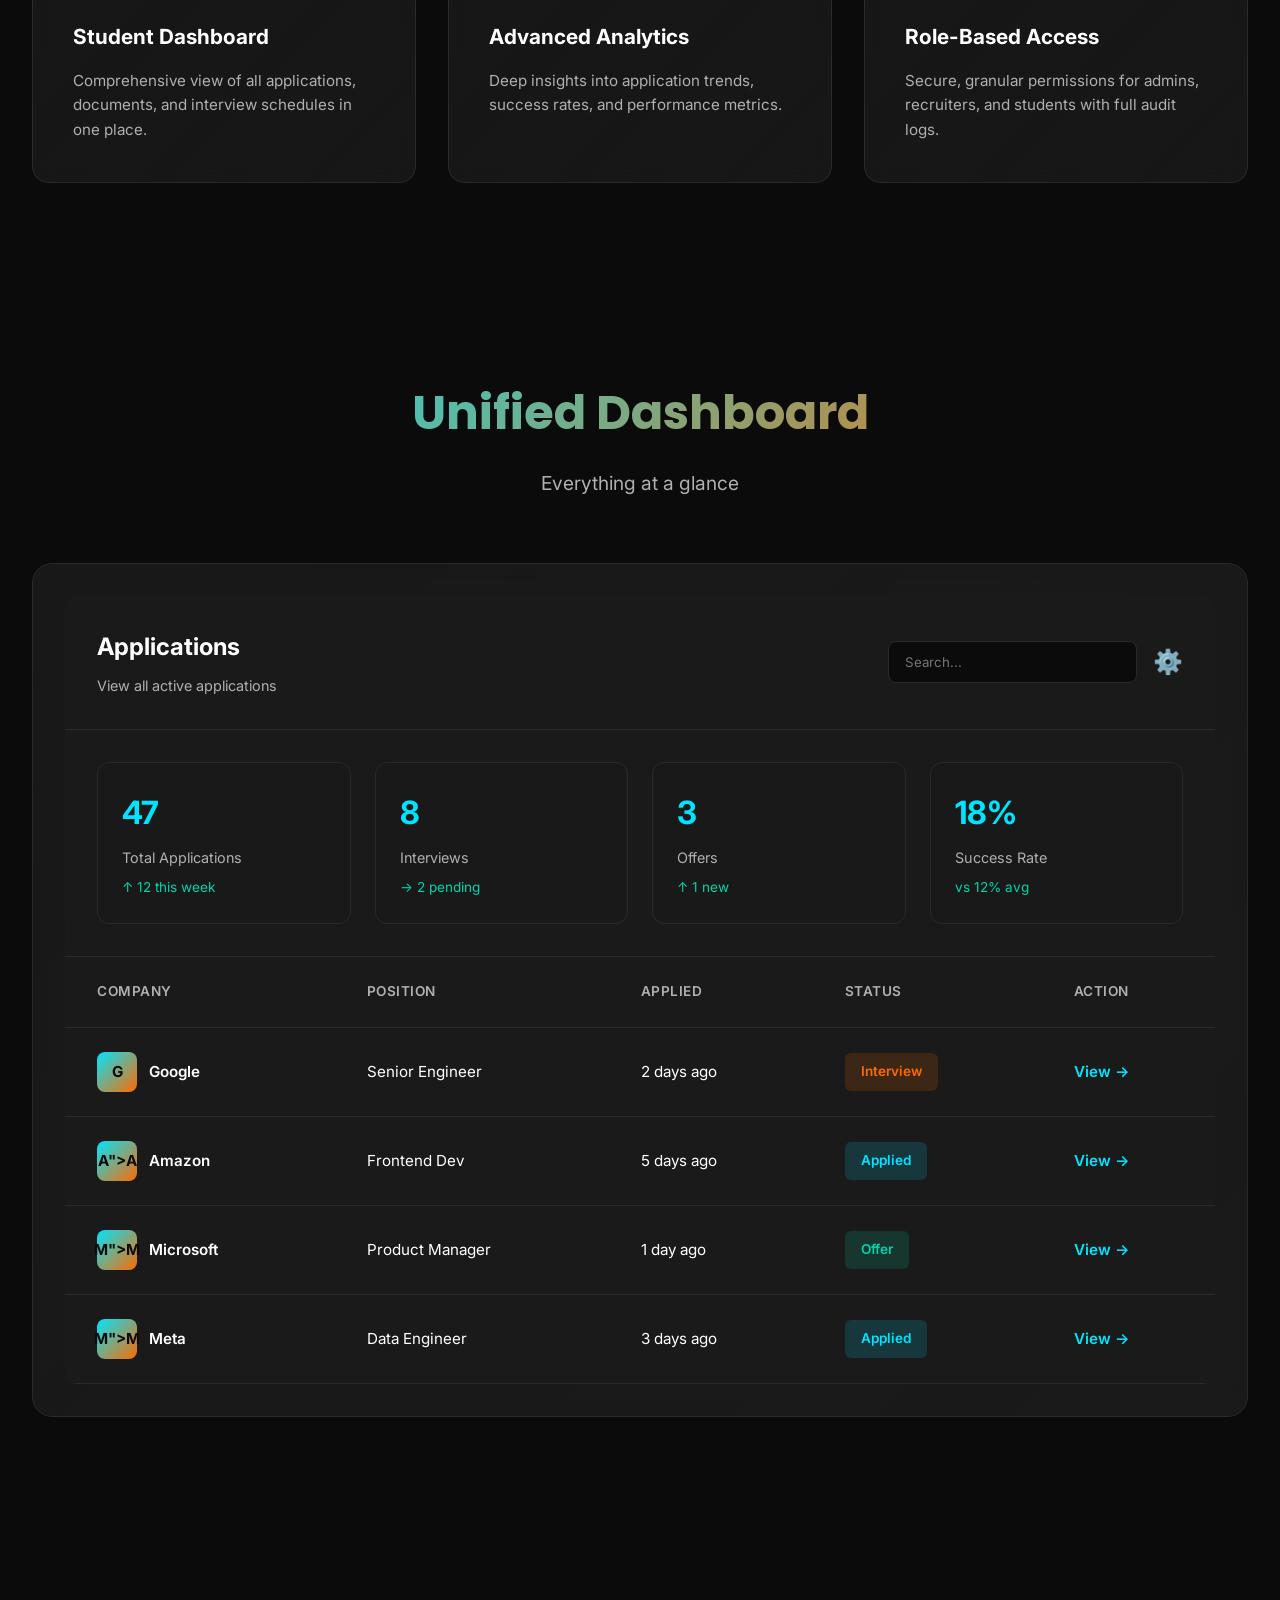
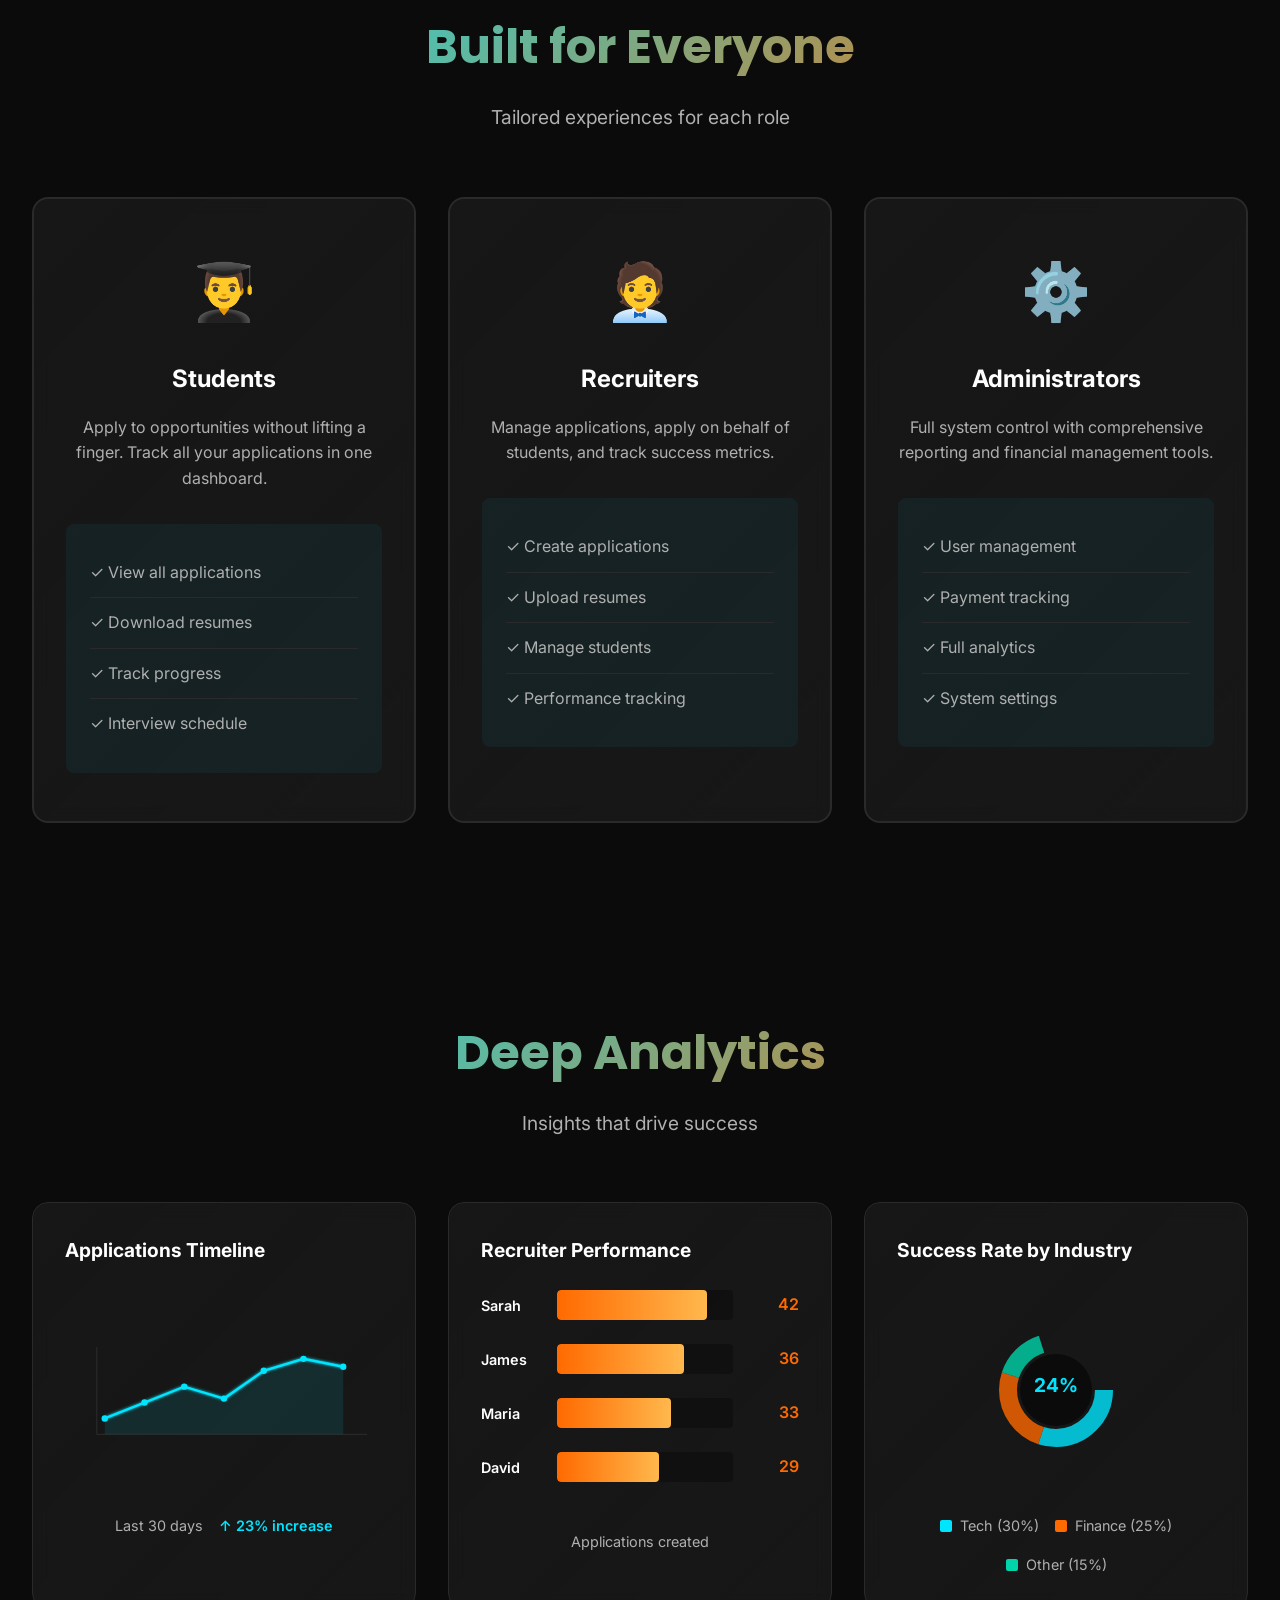
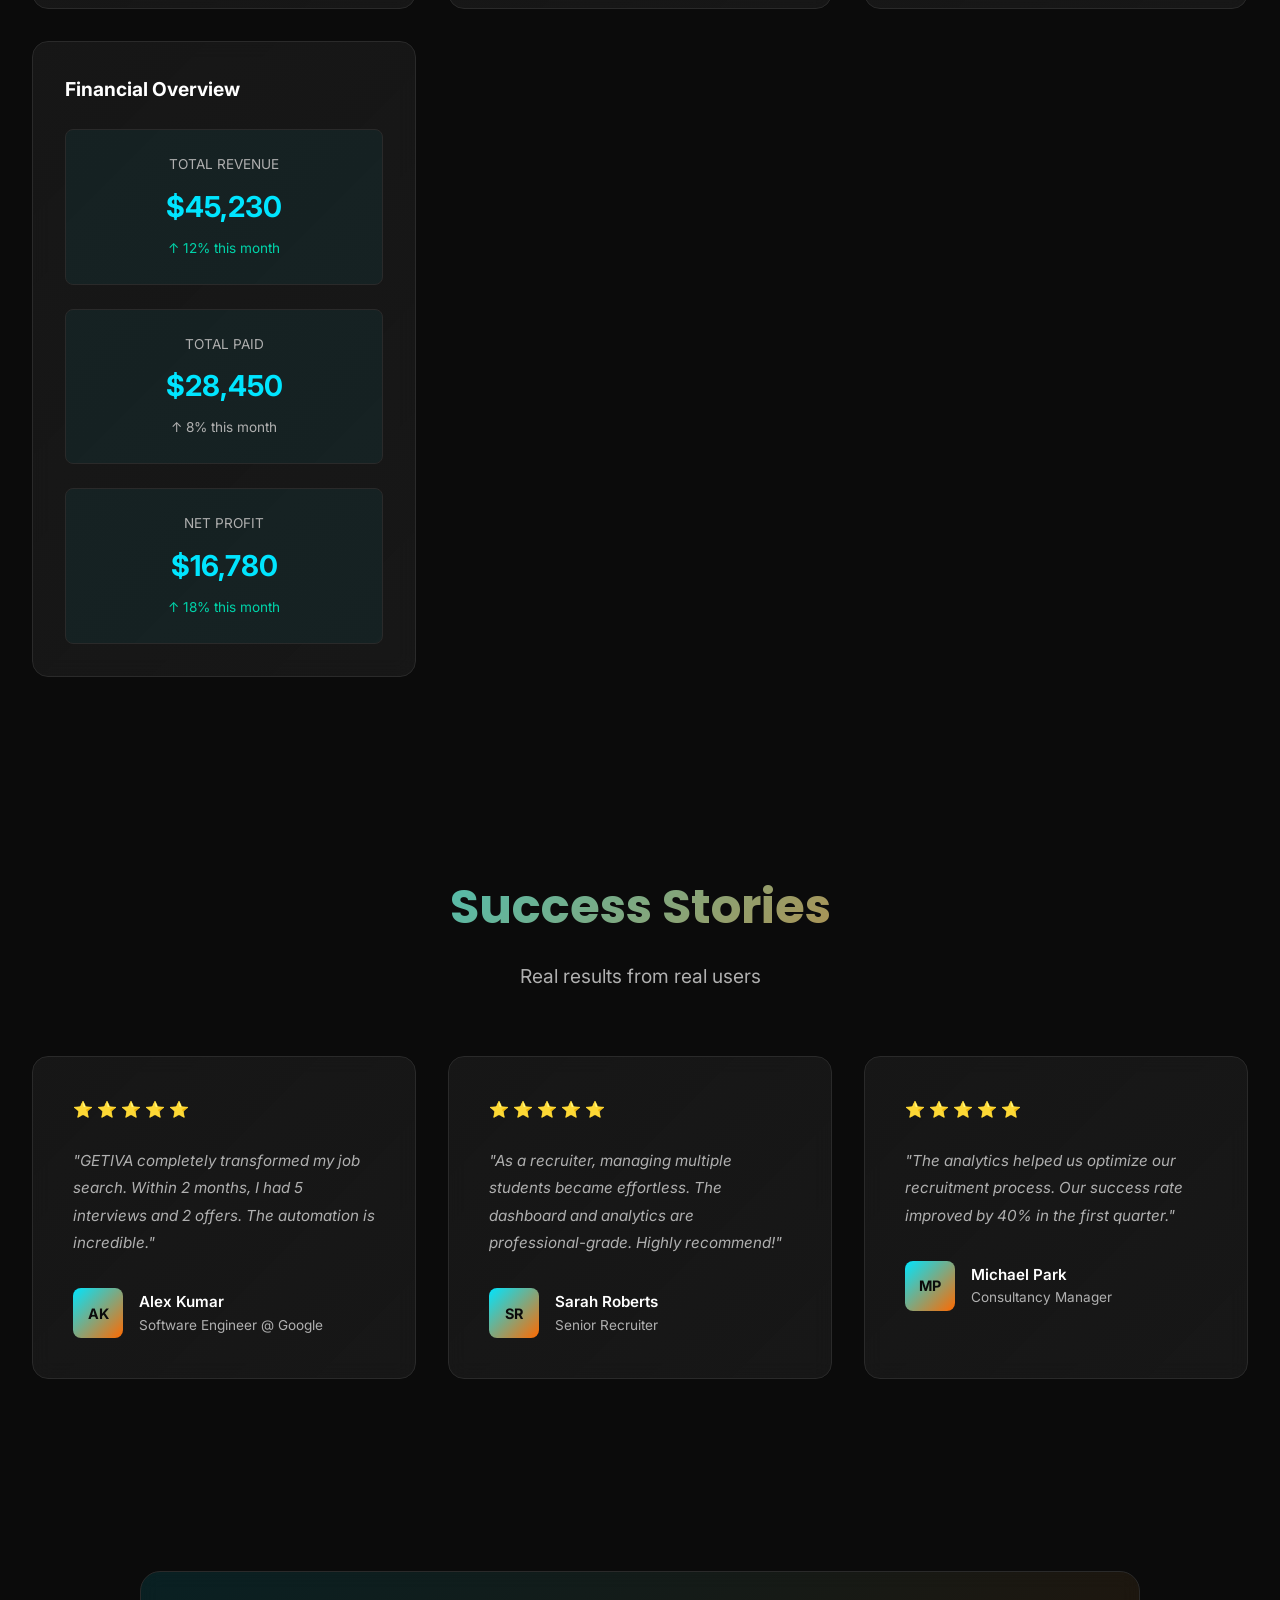
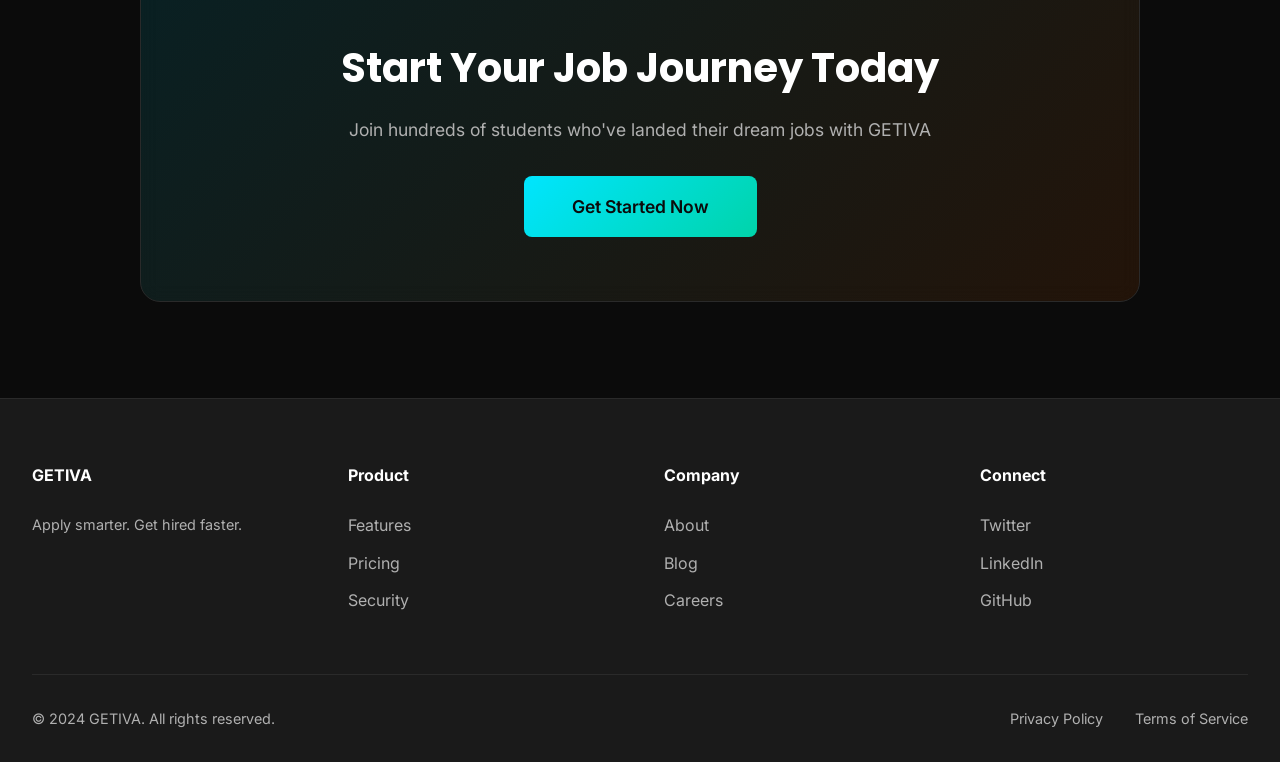
<file: index-old.html>
<!DOCTYPE html>
<html lang="en">
<head>
    <meta charset="UTF-8">
    <meta name="viewport" content="width=device-width, initial-scale=1.0">
    <title>GETIVA - Apply Smarter. Get Hired Faster.</title>
    <link rel="stylesheet" href="styles.css">
    <link href="https://fonts.googleapis.com/css2?family=Inter:wght@300;400;500;600;700&family=Poppins:wght@600;700;800&display=swap" rel="stylesheet">
</head>
<body>
    <!-- Navigation -->
    <nav class="navbar">
        <div class="nav-container">
            <div class="logo">
                <svg width="32" height="32" viewBox="0 0 32 32" fill="none">
                    <rect width="32" height="32" rx="8" fill="#00E5FF"/>
                    <text x="16" y="22" font-size="20" font-weight="bold" text-anchor="middle" fill="#0B0B0B">G</text>
                </svg>
                <span>GETIVA</span>
            </div>
            <ul class="nav-links">
                <li><a href="#features">Features</a></li>
                <li><a href="#dashboard">Dashboard</a></li>
                <li><a href="#roles">Roles</a></li>
                <li><a href="#analytics">Analytics</a></li>
                <li><a href="#testimonials">Testimonials</a></li>
            </ul>
            <button class="nav-cta" id="signInBtn">Sign In</button>
        </div>
    </nav>

    <!-- Hero Section -->
    <section class="hero">
        <div class="hero-background">
            <div class="grid-background"></div>
            <div class="gradient-blur blur-1"></div>
            <div class="gradient-blur blur-2"></div>
        </div>
        <div class="hero-content">
            <h1 class="hero-title">Apply Smarter.<br>Get Hired Faster.</h1>
            <p class="hero-subtitle">We apply. You succeed.</p>
            <p class="hero-description">Automate job applications, track progress in real-time, and land your dream job with GETIVA's intelligent application platform.</p>
            <div class="hero-cta">
                <button class="btn btn-primary glow">Get Started</button>
                <button class="btn btn-secondary">Book a Demo</button>
            </div>
            <p class="hero-meta">🚀 Join 500+ students and 50+ recruiters</p>
        </div>
    </section>

    <!-- Features Section -->
    <section id="features" class="features">
        <div class="section-header">
            <h2>Powerful Features</h2>
            <p>Everything you need to succeed</p>
        </div>
        <div class="features-grid">
            <div class="feature-card">
                <div class="feature-icon">
                    <svg width="48" height="48" viewBox="0 0 48 48" fill="none">
                        <circle cx="24" cy="24" r="20" stroke="#00E5FF" stroke-width="2"/>
                        <path d="M16 24L22 30L34 18" stroke="#00E5FF" stroke-width="2" stroke-linecap="round" stroke-linejoin="round"/>
                    </svg>
                </div>
                <h3>Job Application Automation</h3>
                <p>Apply to hundreds of jobs automatically. Our AI matches your profile to the best opportunities.</p>
            </div>
            <div class="feature-card">
                <div class="feature-icon">
                    <svg width="48" height="48" viewBox="0 0 48 48" fill="none">
                        <rect x="8" y="12" width="32" height="24" rx="2" stroke="#FF6A00" stroke-width="2"/>
                        <path d="M16 12V8M32 12V8M8 20H40" stroke="#FF6A00" stroke-width="2" stroke-linecap="round"/>
                    </svg>
                </div>
                <h3>Real-Time Tracking</h3>
                <p>Track every application status, interview invitation, and offer in one unified dashboard.</p>
            </div>
            <div class="feature-card">
                <div class="feature-icon">
                    <svg width="48" height="48" viewBox="0 0 48 48" fill="none">
                        <path d="M8 24C8 15.16 15.16 8 24 8C32.84 8 40 15.16 40 24C40 32.84 32.84 40 24 40C15.16 40 8 32.84 8 24Z" stroke="#00E5FF" stroke-width="2"/>
                        <path d="M24 14V24L32 32" stroke="#00E5FF" stroke-width="2" stroke-linecap="round"/>
                    </svg>
                </div>
                <h3>Recruiter Performance</h3>
                <p>Monitor recruiter metrics, success rates, and productivity in real-time analytics.</p>
            </div>
            <div class="feature-card">
                <div class="feature-icon">
                    <svg width="48" height="48" viewBox="0 0 48 48" fill="none">
                        <path d="M12 16C12 13.79 13.79 12 16 12H32C34.21 12 36 13.79 36 16V36H12V16Z" stroke="#FF6A00" stroke-width="2"/>
                        <path d="M20 20H28M20 26H28M20 32H24" stroke="#FF6A00" stroke-width="2" stroke-linecap="round"/>
                    </svg>
                </div>
                <h3>Student Dashboard</h3>
                <p>Comprehensive view of all applications, documents, and interview schedules in one place.</p>
            </div>
            <div class="feature-card">
                <div class="feature-icon">
                    <svg width="48" height="48" viewBox="0 0 48 48" fill="none">
                        <path d="M8 28L16 20L24 28L40 12" stroke="#00E5FF" stroke-width="2" stroke-linecap="round" stroke-linejoin="round"/>
                        <rect x="8" y="8" width="32" height="32" rx="2" stroke="#00E5FF" stroke-width="2"/>
                    </svg>
                </div>
                <h3>Advanced Analytics</h3>
                <p>Deep insights into application trends, success rates, and performance metrics.</p>
            </div>
            <div class="feature-card">
                <div class="feature-icon">
                    <svg width="48" height="48" viewBox="0 0 48 48" fill="none">
                        <path d="M24 8C32.8366 8 40 15.1634 40 24C40 32.8366 32.8366 40 24 40C15.1634 40 8 32.8366 8 24C8 15.1634 15.1634 8 24 8Z" stroke="#FF6A00" stroke-width="2"/>
                        <path d="M24 14V24L30.8 30.8" stroke="#FF6A00" stroke-width="2" stroke-linecap="round"/>
                    </svg>
                </div>
                <h3>Role-Based Access</h3>
                <p>Secure, granular permissions for admins, recruiters, and students with full audit logs.</p>
            </div>
        </div>
    </section>

    <!-- Dashboard Preview Section -->
    <section id="dashboard" class="dashboard-preview">
        <div class="section-header">
            <h2>Unified Dashboard</h2>
            <p>Everything at a glance</p>
        </div>
        <div class="dashboard-container">
            <div class="dashboard-mockup">
                <!-- Header -->
                <div class="dashboard-header">
                    <div class="header-left">
                        <h3>Applications</h3>
                        <p>View all active applications</p>
                    </div>
                    <div class="header-right">
                        <input type="text" placeholder="Search..." class="search-input">
                        <button class="btn-icon">⚙️</button>
                    </div>
                </div>

                <!-- Stats Row -->
                <div class="stats-row">
                    <div class="stat-card">
                        <div class="stat-value">47</div>
                        <div class="stat-label">Total Applications</div>
                        <div class="stat-change">↑ 12 this week</div>
                    </div>
                    <div class="stat-card">
                        <div class="stat-value">8</div>
                        <div class="stat-label">Interviews</div>
                        <div class="stat-change">→ 2 pending</div>
                    </div>
                    <div class="stat-card">
                        <div class="stat-value">3</div>
                        <div class="stat-label">Offers</div>
                        <div class="stat-change">↑ 1 new</div>
                    </div>
                    <div class="stat-card">
                        <div class="stat-value">18%</div>
                        <div class="stat-label">Success Rate</div>
                        <div class="stat-change">vs 12% avg</div>
                    </div>
                </div>

                <!-- Table -->
                <div class="dashboard-table">
                    <table>
                        <thead>
                            <tr>
                                <th>Company</th>
                                <th>Position</th>
                                <th>Applied</th>
                                <th>Status</th>
                                <th>Action</th>
                            </tr>
                        </thead>
                        <tbody>
                            <tr>
                                <td class="company-cell">
                                    <span class="company-badge">G</span>
                                    Google
                                </td>
                                <td>Senior Engineer</td>
                                <td>2 days ago</td>
                                <td><span class="status-badge status-interview">Interview</span></td>
                                <td><a href="#" class="action-link">View →</a></td>
                            </tr>
                            <tr>
                                <td class="company-cell">
                                    <span class="company-badge">A">A</span>
                                    Amazon
                                </td>
                                <td>Frontend Dev</td>
                                <td>5 days ago</td>
                                <td><span class="status-badge status-applied">Applied</span></td>
                                <td><a href="#" class="action-link">View →</a></td>
                            </tr>
                            <tr>
                                <td class="company-cell">
                                    <span class="company-badge">M">M</span>
                                    Microsoft
                                </td>
                                <td>Product Manager</td>
                                <td>1 day ago</td>
                                <td><span class="status-badge status-offer">Offer</span></td>
                                <td><a href="#" class="action-link">View →</a></td>
                            </tr>
                            <tr>
                                <td class="company-cell">
                                    <span class="company-badge">M">M</span>
                                    Meta
                                </td>
                                <td>Data Engineer</td>
                                <td>3 days ago</td>
                                <td><span class="status-badge status-applied">Applied</span></td>
                                <td><a href="#" class="action-link">View →</a></td>
                            </tr>
                        </tbody>
                    </table>
                </div>
            </div>
        </div>
    </section>

    <!-- Role-Based System Section -->
    <section id="roles" class="roles">
        <div class="section-header">
            <h2>Built for Everyone</h2>
            <p>Tailored experiences for each role</p>
        </div>
        <div class="roles-grid">
            <div class="role-card role-student">
                <div class="role-icon">👨‍🎓</div>
                <h3>Students</h3>
                <p>Apply to opportunities without lifting a finger. Track all your applications in one dashboard.</p>
                <ul class="role-features">
                    <li>✓ View all applications</li>
                    <li>✓ Download resumes</li>
                    <li>✓ Track progress</li>
                    <li>✓ Interview schedule</li>
                </ul>
            </div>
            <div class="role-card role-recruiter">
                <div class="role-icon">🧑‍💼</div>
                <h3>Recruiters</h3>
                <p>Manage applications, apply on behalf of students, and track success metrics.</p>
                <ul class="role-features">
                    <li>✓ Create applications</li>
                    <li>✓ Upload resumes</li>
                    <li>✓ Manage students</li>
                    <li>✓ Performance tracking</li>
                </ul>
            </div>
            <div class="role-card role-admin">
                <div class="role-icon">⚙️</div>
                <h3>Administrators</h3>
                <p>Full system control with comprehensive reporting and financial management tools.</p>
                <ul class="role-features">
                    <li>✓ User management</li>
                    <li>✓ Payment tracking</li>
                    <li>✓ Full analytics</li>
                    <li>✓ System settings</li>
                </ul>
            </div>
        </div>
    </section>

    <!-- Analytics Section -->
    <section id="analytics" class="analytics">
        <div class="section-header">
            <h2>Deep Analytics</h2>
            <p>Insights that drive success</p>
        </div>
        <div class="analytics-grid">
            <div class="analytics-card">
                <h4>Applications Timeline</h4>
                <div class="chart-container">
                    <svg class="line-chart" viewBox="0 0 400 150" preserveAspectRatio="xMidYMid meet">
                        <!-- Grid -->
                        <line x1="40" y1="130" x2="380" y2="130" stroke="#333" stroke-width="1"/>
                        <line x1="40" y1="20" x2="40" y2="130" stroke="#333" stroke-width="1"/>

                        <!-- Line with glow -->
                        <defs>
                            <filter id="glow">
                                <feGaussianBlur stdDeviation="2" result="coloredBlur"/>
                                <feMerge>
                                    <feMergeNode in="coloredBlur"/>
                                    <feMergeNode in="SourceGraphic"/>
                                </feMerge>
                            </filter>
                        </defs>

                        <!-- Data line -->
                        <polyline points="50,110 100,90 150,70 200,85 250,50 300,35 350,45"
                                  stroke="#00E5FF" stroke-width="3" fill="none" filter="url(#glow)"/>

                        <!-- Fill area -->
                        <polygon points="50,110 100,90 150,70 200,85 250,50 300,35 350,45 350,130 50,130"
                                 fill="#00E5FF" opacity="0.1"/>

                        <!-- Points -->
                        <circle cx="50" cy="110" r="4" fill="#00E5FF"/>
                        <circle cx="100" cy="90" r="4" fill="#00E5FF"/>
                        <circle cx="150" cy="70" r="4" fill="#00E5FF"/>
                        <circle cx="200" cy="85" r="4" fill="#00E5FF"/>
                        <circle cx="250" cy="50" r="4" fill="#00E5FF"/>
                        <circle cx="300" cy="35" r="4" fill="#00E5FF"/>
                        <circle cx="350" cy="45" r="4" fill="#00E5FF"/>
                    </svg>
                </div>
                <div class="chart-legend">
                    <span>Last 30 days</span>
                    <span class="highlight">↑ 23% increase</span>
                </div>
            </div>

            <div class="analytics-card">
                <h4>Recruiter Performance</h4>
                <div class="chart-container">
                    <div class="bar-chart">
                        <div class="bar-row">
                            <div class="bar-label">Sarah</div>
                            <div class="bar-container">
                                <div class="bar" style="width: 85%; background: linear-gradient(90deg, #FF6A00, #FFB84D);"></div>
                            </div>
                            <div class="bar-value">42</div>
                        </div>
                        <div class="bar-row">
                            <div class="bar-label">James</div>
                            <div class="bar-container">
                                <div class="bar" style="width: 72%; background: linear-gradient(90deg, #FF6A00, #FFB84D);"></div>
                            </div>
                            <div class="bar-value">36</div>
                        </div>
                        <div class="bar-row">
                            <div class="bar-label">Maria</div>
                            <div class="bar-container">
                                <div class="bar" style="width: 65%; background: linear-gradient(90deg, #FF6A00, #FFB84D);"></div>
                            </div>
                            <div class="bar-value">33</div>
                        </div>
                        <div class="bar-row">
                            <div class="bar-label">David</div>
                            <div class="bar-container">
                                <div class="bar" style="width: 58%; background: linear-gradient(90deg, #FF6A00, #FFB84D);"></div>
                            </div>
                            <div class="bar-value">29</div>
                        </div>
                    </div>
                </div>
                <div class="chart-legend">
                    <span>Applications created</span>
                </div>
            </div>

            <div class="analytics-card">
                <h4>Success Rate by Industry</h4>
                <div class="chart-container">
                    <div class="pie-chart">
                        <svg viewBox="0 0 100 100" class="pie">
                            <circle cx="50" cy="50" r="40" fill="none" stroke="#00E5FF" stroke-width="15"
                                    stroke-dasharray="75.4 251.2" stroke-dashoffset="0" opacity="0.8"/>
                            <circle cx="50" cy="50" r="40" fill="none" stroke="#FF6A00" stroke-width="15"
                                    stroke-dasharray="62.8 251.2" stroke-dashoffset="-75.4" opacity="0.8"/>
                            <circle cx="50" cy="50" r="40" fill="none" stroke="#00D4AA" stroke-width="15"
                                    stroke-dasharray="37.7 251.2" stroke-dashoffset="-138.2" opacity="0.8"/>
                            <circle cx="50" cy="50" r="30" fill="#0B0B0B"/>
                            <text x="50" y="52" text-anchor="middle" font-size="16" font-weight="bold" fill="#00E5FF">24%</text>
                        </svg>
                    </div>
                </div>
                <div class="chart-legend">
                    <span class="legend-item"><span class="legend-color" style="background: #00E5FF;"></span> Tech (30%)</span>
                    <span class="legend-item"><span class="legend-color" style="background: #FF6A00;"></span> Finance (25%)</span>
                    <span class="legend-item"><span class="legend-color" style="background: #00D4AA;"></span> Other (15%)</span>
                </div>
            </div>

            <div class="analytics-card">
                <h4>Financial Overview</h4>
                <div class="financial-stats">
                    <div class="fin-stat">
                        <div class="fin-label">Total Revenue</div>
                        <div class="fin-value">$45,230</div>
                        <div class="fin-change positive">↑ 12% this month</div>
                    </div>
                    <div class="fin-stat">
                        <div class="fin-label">Total Paid</div>
                        <div class="fin-value">$28,450</div>
                        <div class="fin-change">↑ 8% this month</div>
                    </div>
                    <div class="fin-stat">
                        <div class="fin-label">Net Profit</div>
                        <div class="fin-value">$16,780</div>
                        <div class="fin-change positive">↑ 18% this month</div>
                    </div>
                </div>
            </div>
        </div>
    </section>

    <!-- Testimonials Section -->
    <section id="testimonials" class="testimonials">
        <div class="section-header">
            <h2>Success Stories</h2>
            <p>Real results from real users</p>
        </div>
        <div class="testimonials-grid">
            <div class="testimonial-card">
                <div class="stars">⭐⭐⭐⭐⭐</div>
                <p class="testimonial-text">"GETIVA completely transformed my job search. Within 2 months, I had 5 interviews and 2 offers. The automation is incredible."</p>
                <div class="testimonial-author">
                    <div class="author-avatar">AK</div>
                    <div>
                        <div class="author-name">Alex Kumar</div>
                        <div class="author-role">Software Engineer @ Google</div>
                    </div>
                </div>
            </div>
            <div class="testimonial-card">
                <div class="stars">⭐⭐⭐⭐⭐</div>
                <p class="testimonial-text">"As a recruiter, managing multiple students became effortless. The dashboard and analytics are professional-grade. Highly recommend!"</p>
                <div class="testimonial-author">
                    <div class="author-avatar">SR</div>
                    <div>
                        <div class="author-name">Sarah Roberts</div>
                        <div class="author-role">Senior Recruiter</div>
                    </div>
                </div>
            </div>
            <div class="testimonial-card">
                <div class="stars">⭐⭐⭐⭐⭐</div>
                <p class="testimonial-text">"The analytics helped us optimize our recruitment process. Our success rate improved by 40% in the first quarter."</p>
                <div class="testimonial-author">
                    <div class="author-avatar">MP</div>
                    <div>
                        <div class="author-name">Michael Park</div>
                        <div class="author-role">Consultancy Manager</div>
                    </div>
                </div>
            </div>
        </div>
    </section>

    <!-- CTA Section -->
    <section class="cta-section">
        <div class="cta-content">
            <h2>Start Your Job Journey Today</h2>
            <p>Join hundreds of students who've landed their dream jobs with GETIVA</p>
            <button class="btn btn-primary glow large">Get Started Now</button>
        </div>
    </section>

    <!-- Footer -->
    <footer class="footer">
        <div class="footer-content">
            <div class="footer-section">
                <h4>GETIVA</h4>
                <p>Apply smarter. Get hired faster.</p>
            </div>
            <div class="footer-section">
                <h4>Product</h4>
                <ul>
                    <li><a href="#features">Features</a></li>
                    <li><a href="#pricing">Pricing</a></li>
                    <li><a href="#security">Security</a></li>
                </ul>
            </div>
            <div class="footer-section">
                <h4>Company</h4>
                <ul>
                    <li><a href="#about">About</a></li>
                    <li><a href="#blog">Blog</a></li>
                    <li><a href="#careers">Careers</a></li>
                </ul>
            </div>
            <div class="footer-section">
                <h4>Connect</h4>
                <ul>
                    <li><a href="#">Twitter</a></li>
                    <li><a href="#">LinkedIn</a></li>
                    <li><a href="#">GitHub</a></li>
                </ul>
            </div>
        </div>
        <div class="footer-bottom">
            <p>&copy; 2024 GETIVA. All rights reserved.</p>
            <ul>
                <li><a href="#">Privacy Policy</a></li>
                <li><a href="#">Terms of Service</a></li>
            </ul>
        </div>
    </footer>

    <!-- Auth Modals -->
    <div class="auth-modal" id="authModal">
        <div class="modal-content">
            <!-- Login Form -->
            <div class="form-container active" id="loginForm">
                <button class="modal-close" id="closeAuthModal">&times;</button>
                <h2>Welcome Back</h2>
                <p>Sign in to your account</p>

                <form id="loginFormElement">
                    <div class="form-group">
                        <label for="loginUsername">Username</label>
                        <input type="text" id="loginUsername" name="username" required placeholder="Enter your username">
                    </div>

                    <div class="form-group">
                        <label for="loginPassword">Password</label>
                        <input type="password" id="loginPassword" name="password" required placeholder="Enter your password">
                    </div>

                    <div class="form-error" id="loginError"></div>

                    <button type="submit" class="btn btn-primary full-width" id="loginSubmit">
                        Sign In
                    </button>
                </form>

                <div class="form-footer">
                    <p>Don't have an account? <button class="link-btn" id="switchToRegister">Create one</button></p>
                </div>
            </div>

            <!-- Registration Form -->
            <div class="form-container" id="registerForm">
                <button class="modal-close" id="closeAuthModal2">&times;</button>
                <h2>Get Started</h2>
                <p>Create your account to begin</p>

                <form id="registerFormElement">
                    <div class="form-group">
                        <label for="registerUsername">Username</label>
                        <input type="text" id="registerUsername" name="username" required placeholder="Choose a username">
                    </div>

                    <div class="form-group">
                        <label for="registerEmail">Email</label>
                        <input type="email" id="registerEmail" name="email" required placeholder="Enter your email">
                    </div>

                    <div class="form-group">
                        <label for="registerPassword">Password</label>
                        <input type="password" id="registerPassword" name="password" required placeholder="Create a strong password">
                    </div>

                    <div class="form-group">
                        <label for="registerRole">I am a...</label>
                        <select id="registerRole" name="role" required>
                            <option value="">Select your role</option>
                            <option value="student">Student</option>
                            <option value="recruiter">Recruiter</option>
                        </select>
                    </div>

                    <div class="form-group" id="fullNameGroup" style="display: none;">
                        <label for="registerFullName">Full Name</label>
                        <input type="text" id="registerFullName" name="full_name" placeholder="Enter your full name">
                    </div>

                    <div class="form-error" id="registerError"></div>

                    <button type="submit" class="btn btn-primary full-width" id="registerSubmit">
                        Create Account
                    </button>
                </form>

                <div class="form-footer">
                    <p>Already have an account? <button class="link-btn" id="switchToLogin">Sign in</button></p>
                </div>
            </div>
        </div>
    </div>

    <!-- Overlay -->
    <div class="modal-overlay" id="modalOverlay"></div>

    <!-- Toast Notifications -->
    <div class="toast-container" id="toastContainer"></div>

    <script src="script.js"></script>
</body>
</html>
</file>
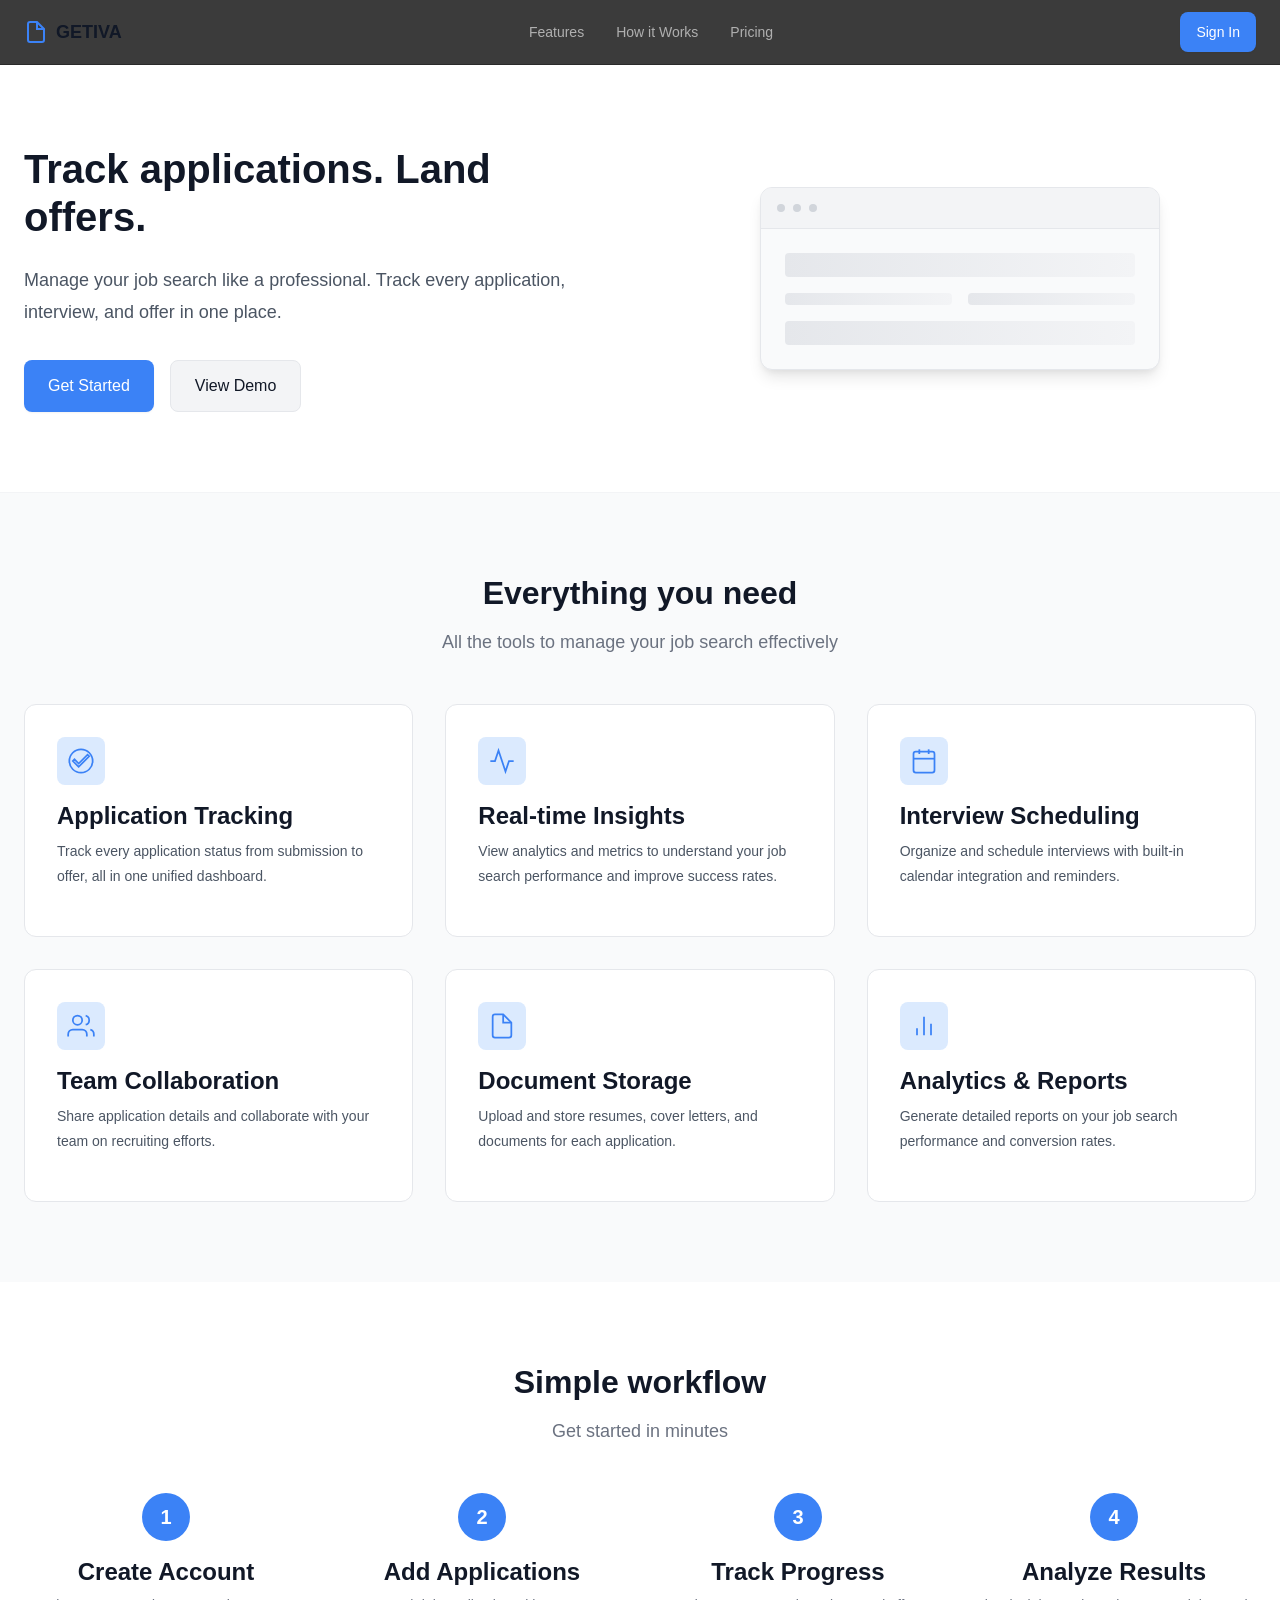
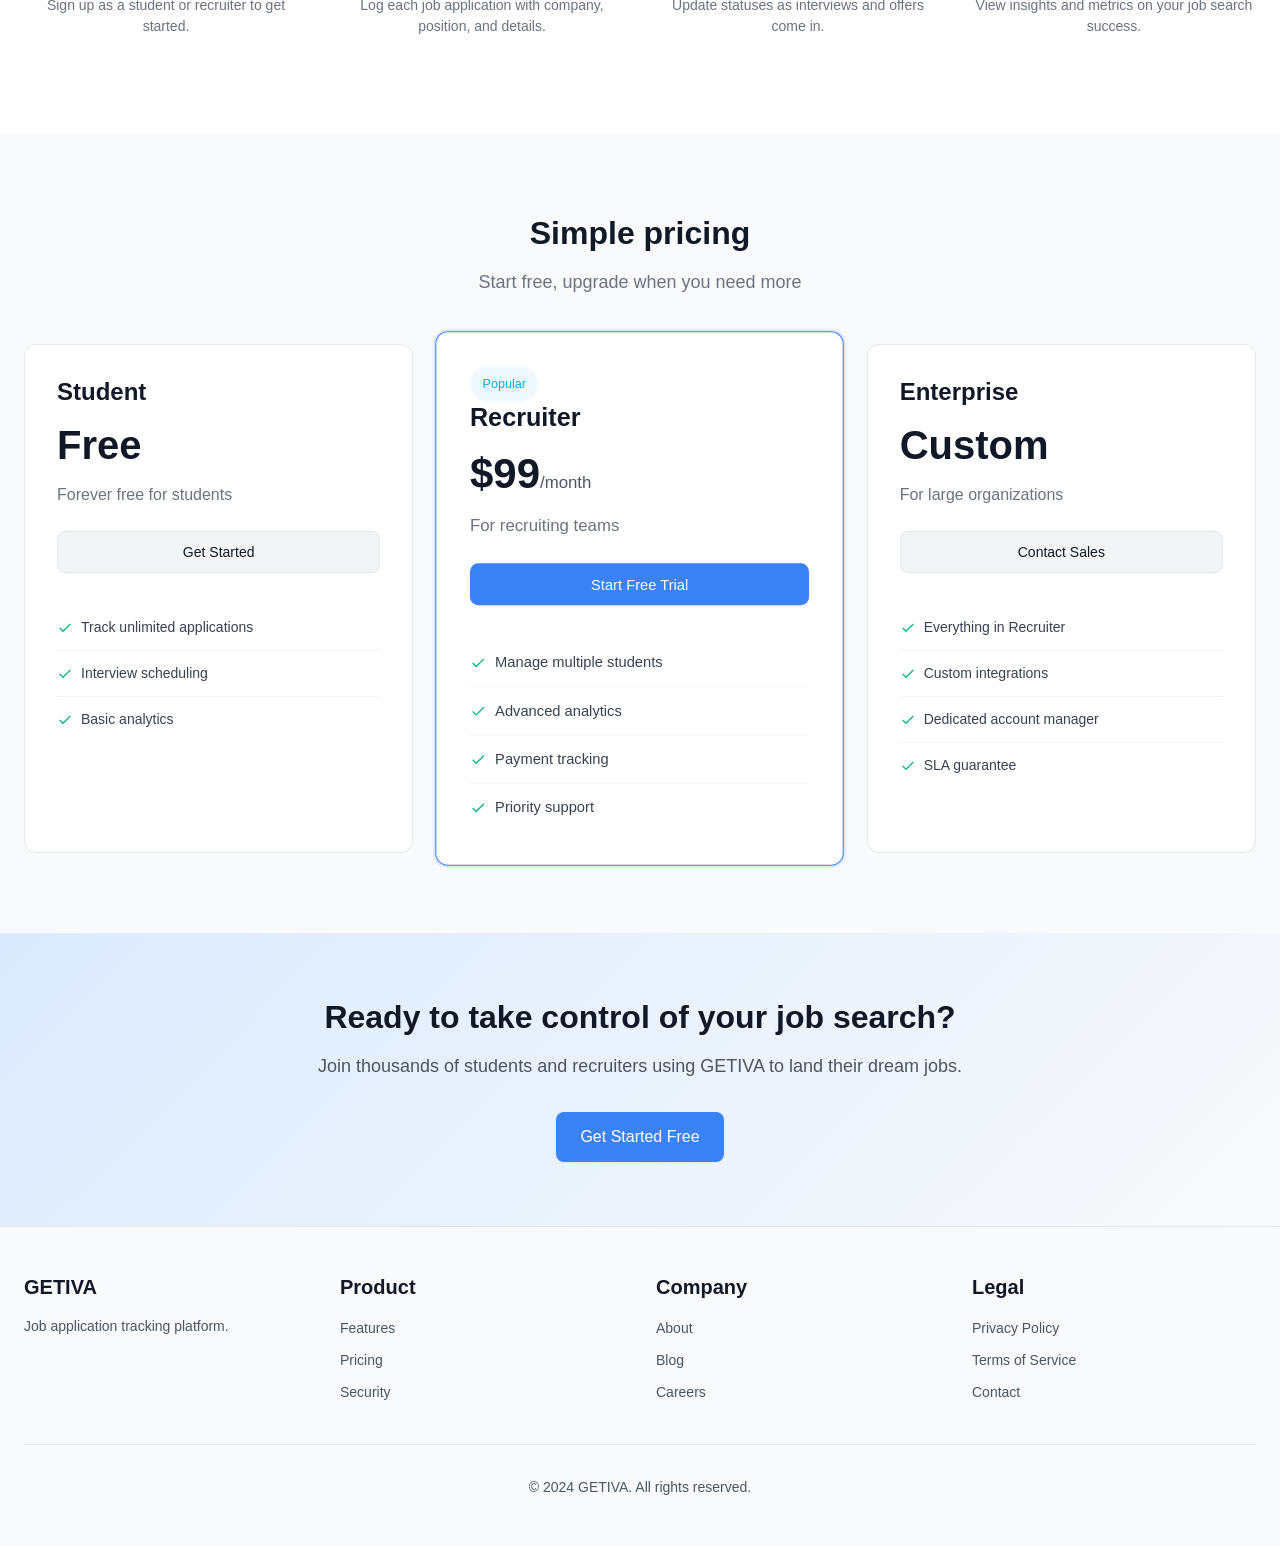
<file: recruiter-dashboard.html>
<!DOCTYPE html>
<html lang="en">
<head>
    <meta charset="UTF-8">
    <meta name="viewport" content="width=device-width, initial-scale=1.0">
    <title>GETIVA Recruiter Dashboard</title>
    <link rel="stylesheet" href="recruiter-styles.css">
    <link href="https://fonts.googleapis.com/css2?family=Inter:wght@300;400;500;600;700&family=Poppins:wght@600;700;800&display=swap" rel="stylesheet">
</head>
<body>
    <div class="recruiter-container">
        <!-- Sidebar Navigation -->
        <aside class="sidebar">
            <div class="sidebar-header">
                <div class="logo-recruiter">
                    <svg width="32" height="32" viewBox="0 0 32 32" fill="none">
                        <rect width="32" height="32" rx="8" fill="#FF6A00"/>
                        <text x="16" y="22" font-size="20" font-weight="bold" text-anchor="middle" fill="#0B0B0B">G</text>
                    </svg>
                    <span>GETIVA</span>
                </div>
                <p class="recruiter-label">Recruiter Portal</p>
            </div>

            <nav class="sidebar-nav">
                <a href="#" data-section="dashboard" class="nav-link active">
                    <span class="icon">📊</span>
                    <span>Dashboard</span>
                </a>
                <a href="#" data-section="students" class="nav-link">
                    <span class="icon">👥</span>
                    <span>Students</span>
                </a>
                <a href="#" data-section="applications" class="nav-link">
                    <span class="icon">📋</span>
                    <span>Applications</span>
                </a>
                <a href="#" data-section="performance" class="nav-link">
                    <span class="icon">📈</span>
                    <span>Performance</span>
                </a>
                <a href="#" data-section="payments" class="nav-link">
                    <span class="icon">💰</span>
                    <span>Payments</span>
                </a>
                <a href="#" data-section="settings" class="nav-link">
                    <span class="icon">⚙️</span>
                    <span>Settings</span>
                </a>
            </nav>

            <div class="sidebar-footer">
                <button id="logoutBtn" class="logout-btn">Logout</button>
            </div>
        </aside>

        <!-- Main Content -->
        <main class="main-content">
            <!-- Top Bar -->
            <div class="top-bar">
                <div class="top-bar-left">
                    <h1 id="pageTitle">Dashboard</h1>
                </div>
                <div class="top-bar-right">
                    <button class="notification-btn">🔔</button>
                    <div class="user-profile">
                        <span id="recruiterName">Recruiter Name</span>
                    </div>
                </div>
            </div>

            <!-- Content Area -->
            <div class="content">
                <!-- Dashboard Section -->
                <section id="dashboard-section" class="section active">
                    <div class="welcome-section">
                        <div class="welcome-card">
                            <h2>Welcome, <span id="recruiterGreeting">Recruiter</span>!</h2>
                            <p>Manage your students and track application success</p>
                        </div>
                        <button class="btn btn-primary" onclick="openCreateApplicationModal()">+ New Application</button>
                    </div>

                    <div class="stats-grid">
                        <div class="stat-card">
                            <div class="stat-icon">👥</div>
                            <div class="stat-info">
                                <div class="stat-value" id="totalStudents">0</div>
                                <div class="stat-label">Students</div>
                            </div>
                        </div>
                        <div class="stat-card">
                            <div class="stat-icon">📋</div>
                            <div class="stat-info">
                                <div class="stat-value" id="totalApplications">0</div>
                                <div class="stat-label">Applications</div>
                            </div>
                        </div>
                        <div class="stat-card">
                            <div class="stat-icon">📞</div>
                            <div class="stat-info">
                                <div class="stat-value" id="interviewCount">0</div>
                                <div class="stat-label">Interviews</div>
                            </div>
                        </div>
                        <div class="stat-card">
                            <div class="stat-icon">🎉</div>
                            <div class="stat-info">
                                <div class="stat-value" id="offerCount">0</div>
                                <div class="stat-label">Offers</div>
                            </div>
                        </div>
                    </div>

                    <div class="dashboard-grid">
                        <div class="dashboard-card">
                            <h3>Success Rate</h3>
                            <div class="success-circle">
                                <svg viewBox="0 0 100 100">
                                    <circle cx="50" cy="50" r="45" fill="none" stroke="#333" stroke-width="4"/>
                                    <circle cx="50" cy="50" r="45" fill="none" stroke="#FF6A00" stroke-width="4"
                                            stroke-dasharray="282.7" stroke-dashoffset="141.35" id="successCircle"/>
                                </svg>
                                <div class="success-text">
                                    <span class="success-value" id="successRate">0</span>
                                    <span class="success-label">%</span>
                                </div>
                            </div>
                        </div>

                        <div class="dashboard-card">
                            <h3>This Month</h3>
                            <div class="month-stats">
                                <div class="month-stat">
                                    <div class="month-label">Applications</div>
                                    <div class="month-value" id="monthApps">0</div>
                                </div>
                                <div class="month-stat">
                                    <div class="month-label">Interviews</div>
                                    <div class="month-value" id="monthInterviews">0</div>
                                </div>
                                <div class="month-stat">
                                    <div class="month-label">Offers</div>
                                    <div class="month-value" id="monthOffers">0</div>
                                </div>
                            </div>
                        </div>

                        <div class="dashboard-card">
                            <h3>Recent Applications</h3>
                            <div class="recent-apps" id="recentApps">
                                <p class="empty">Loading...</p>
                            </div>
                        </div>
                    </div>
                </section>

                <!-- Students Section -->
                <section id="students-section" class="section">
                    <div class="section-header">
                        <h2>My Students</h2>
                        <button class="btn btn-primary" onclick="openAddStudentModal()">+ Add Student</button>
                    </div>

                    <div class="filter-bar">
                        <input type="text" id="searchStudents" class="search-input" placeholder="Search students...">
                        <select id="studentStatusFilter" class="filter-select">
                            <option value="">All Status</option>
                            <option value="active">Active</option>
                            <option value="inactive">Inactive</option>
                        </select>
                    </div>

                    <div class="students-grid" id="studentsGrid">
                        <div class="empty">Loading students...</div>
                    </div>
                </section>

                <!-- Applications Section -->
                <section id="applications-section" class="section">
                    <div class="section-header">
                        <h2>Applications</h2>
                        <button class="btn btn-primary" onclick="openCreateApplicationModal()">+ Create Application</button>
                    </div>

                    <div class="filter-bar">
                        <input type="text" id="searchApplications" class="search-input" placeholder="Search by company...">
                        <select id="appStatusFilter" class="filter-select">
                            <option value="">All Status</option>
                            <option value="applied">Applied</option>
                            <option value="interview">Interview</option>
                            <option value="offer">Offer</option>
                            <option value="rejected">Rejected</option>
                        </select>
                    </div>

                    <table class="data-table">
                        <thead>
                            <tr>
                                <th>Student</th>
                                <th>Company</th>
                                <th>Position</th>
                                <th>Status</th>
                                <th>Applied</th>
                                <th>Actions</th>
                            </tr>
                        </thead>
                        <tbody id="applicationsTable">
                            <tr>
                                <td colspan="6" class="empty">Loading applications...</td>
                            </tr>
                        </tbody>
                    </table>

                    <div id="appPagination" class="pagination"></div>
                </section>

                <!-- Performance Section -->
                <section id="performance-section" class="section">
                    <div class="section-header">
                        <h2>Performance Analytics</h2>
                    </div>

                    <div class="performance-grid">
                        <div class="perf-card">
                            <h3>Application Breakdown</h3>
                            <div class="breakdown-stats">
                                <div class="breakdown-item">
                                    <span class="breakdown-label">Applied</span>
                                    <div class="progress-bar">
                                        <div class="progress-fill" id="appliedProgress" style="width: 0%"></div>
                                    </div>
                                    <span class="breakdown-count" id="appliedCount">0</span>
                                </div>
                                <div class="breakdown-item">
                                    <span class="breakdown-label">Interviews</span>
                                    <div class="progress-bar">
                                        <div class="progress-fill interview" id="interviewProgress" style="width: 0%"></div>
                                    </div>
                                    <span class="breakdown-count" id="interviewCount2">0</span>
                                </div>
                                <div class="breakdown-item">
                                    <span class="breakdown-label">Offers</span>
                                    <div class="progress-bar">
                                        <div class="progress-fill offer" id="offerProgress" style="width: 0%"></div>
                                    </div>
                                    <span class="breakdown-count" id="offerCount2">0</span>
                                </div>
                            </div>
                        </div>

                        <div class="perf-card">
                            <h3>Conversion Funnel</h3>
                            <div class="funnel-chart">
                                <div class="funnel-bar applied">
                                    <span>Applied</span>
                                    <span id="funnelApplied">0</span>
                                </div>
                                <div class="funnel-bar interview">
                                    <span>Interview</span>
                                    <span id="funnelInterview">0</span>
                                </div>
                                <div class="funnel-bar offer">
                                    <span>Offer</span>
                                    <span id="funnelOffer">0</span>
                                </div>
                            </div>
                        </div>
                    </div>

                    <div class="perf-card full-width">
                        <h3>Student Performance</h3>
                        <table class="data-table">
                            <thead>
                                <tr>
                                    <th>Student</th>
                                    <th>Applications</th>
                                    <th>Interviews</th>
                                    <th>Success Rate</th>
                                </tr>
                            </thead>
                            <tbody id="studentPerformanceTable">
                                <tr>
                                    <td colspan="4" class="empty">Loading...</td>
                                </tr>
                            </tbody>
                        </table>
                    </div>
                </section>

                <!-- Payments Section -->
                <section id="payments-section" class="section">
                    <div class="section-header">
                        <h2>My Payments</h2>
                    </div>

                    <div class="payment-summary">
                        <div class="summary-card">
                            <div class="summary-label">Total Earned</div>
                            <div class="summary-value" id="totalEarned">$0.00</div>
                        </div>
                        <div class="summary-card">
                            <div class="summary-label">Paid</div>
                            <div class="summary-value" id="totalPaid">$0.00</div>
                        </div>
                        <div class="summary-card">
                            <div class="summary-label">Pending</div>
                            <div class="summary-value pending" id="totalPending">$0.00</div>
                        </div>
                    </div>

                    <table class="data-table">
                        <thead>
                            <tr>
                                <th>Month</th>
                                <th>Amount</th>
                                <th>Status</th>
                                <th>Date</th>
                            </tr>
                        </thead>
                        <tbody id="paymentsTable">
                            <tr>
                                <td colspan="4" class="empty">Loading payments...</td>
                            </tr>
                        </tbody>
                    </table>
                </section>

                <!-- Settings Section -->
                <section id="settings-section" class="section">
                    <div class="section-header">
                        <h2>Settings</h2>
                    </div>

                    <div class="settings-card">
                        <h3>Profile Settings</h3>
                        <form id="settingsForm">
                            <div class="form-group">
                                <label>Name</label>
                                <input type="text" id="settingsName" required>
                            </div>
                            <div class="form-group">
                                <label>Email</label>
                                <input type="email" id="settingsEmail" readonly>
                            </div>
                            <div class="form-group">
                                <label>Phone</label>
                                <input type="tel" id="settingsPhone">
                            </div>
                            <div class="form-actions">
                                <button type="submit" class="btn btn-primary">Save Settings</button>
                                <button type="button" class="btn btn-secondary" onclick="resetSettingsForm()">Cancel</button>
                            </div>
                        </form>
                    </div>

                    <div class="settings-card">
                        <h3>Account</h3>
                        <div class="setting-item">
                            <div class="setting-info">
                                <h4>Change Password</h4>
                                <p>Update your password</p>
                            </div>
                            <button class="btn btn-secondary">Change</button>
                        </div>
                        <div class="setting-item">
                            <div class="setting-info">
                                <h4>Delete Account</h4>
                                <p>Permanently delete your account</p>
                            </div>
                            <button class="btn btn-danger">Delete</button>
                        </div>
                    </div>
                </section>
            </div>
        </main>
    </div>

    <!-- Create Application Modal -->
    <div id="createApplicationModal" class="modal">
        <div class="modal-content">
            <div class="modal-header">
                <h2>Create Application</h2>
                <button class="close-btn">&times;</button>
            </div>
            <form id="applicationForm">
                <div class="form-group">
                    <label>Select Student</label>
                    <select id="studentSelect" required>
                        <option value="">-- Choose Student --</option>
                    </select>
                </div>
                <div class="form-group">
                    <label>Company</label>
                    <input type="text" id="companyName" required>
                </div>
                <div class="form-group">
                    <label>Position</label>
                    <input type="text" id="jobTitle" required>
                </div>
                <div class="form-group">
                    <label>Job Description</label>
                    <textarea id="jobDescription" rows="3"></textarea>
                </div>
                <div class="form-group">
                    <label>Job URL</label>
                    <input type="url" id="jobUrl">
                </div>
                <div class="form-actions">
                    <button type="submit" class="btn btn-primary">Create Application</button>
                    <button type="button" class="btn btn-secondary" onclick="closeCreateApplicationModal()">Cancel</button>
                </div>
            </form>
        </div>
    </div>

    <!-- Add Student Modal -->
    <div id="addStudentModal" class="modal">
        <div class="modal-content">
            <div class="modal-header">
                <h2>Add Student</h2>
                <button class="close-btn">&times;</button>
            </div>
            <form id="addStudentForm">
                <div class="form-group">
                    <label>Full Name</label>
                    <input type="text" id="studentFullName" required>
                </div>
                <div class="form-group">
                    <label>Email</label>
                    <input type="email" id="studentEmail" required>
                </div>
                <div class="form-group">
                    <label>Phone</label>
                    <input type="tel" id="studentPhone">
                </div>
                <div class="form-actions">
                    <button type="submit" class="btn btn-primary">Add Student</button>
                    <button type="button" class="btn btn-secondary" onclick="closeAddStudentModal()">Cancel</button>
                </div>
            </form>
        </div>
    </div>

    <!-- Toast Notification -->
    <div id="toast" class="toast"></div>

    <script src="recruiter-script.js"></script>
</body>
</html>
</file>
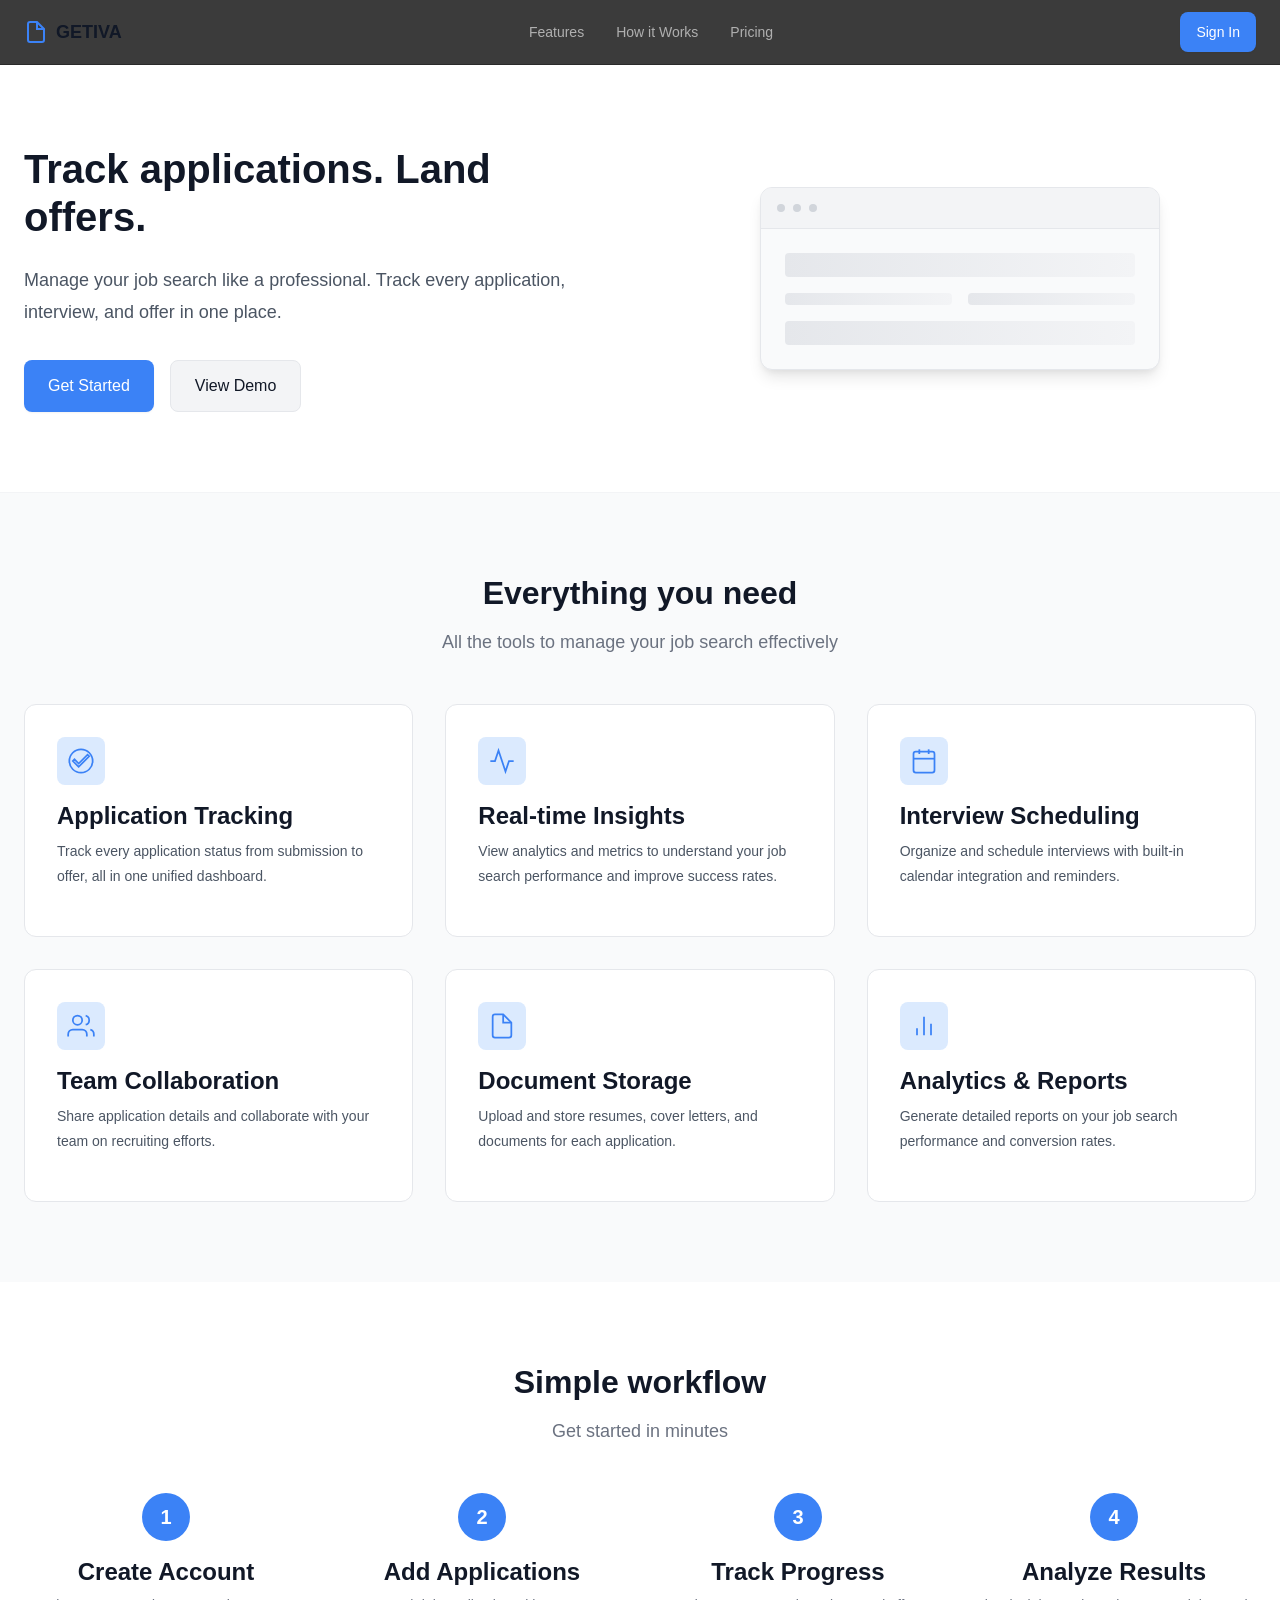
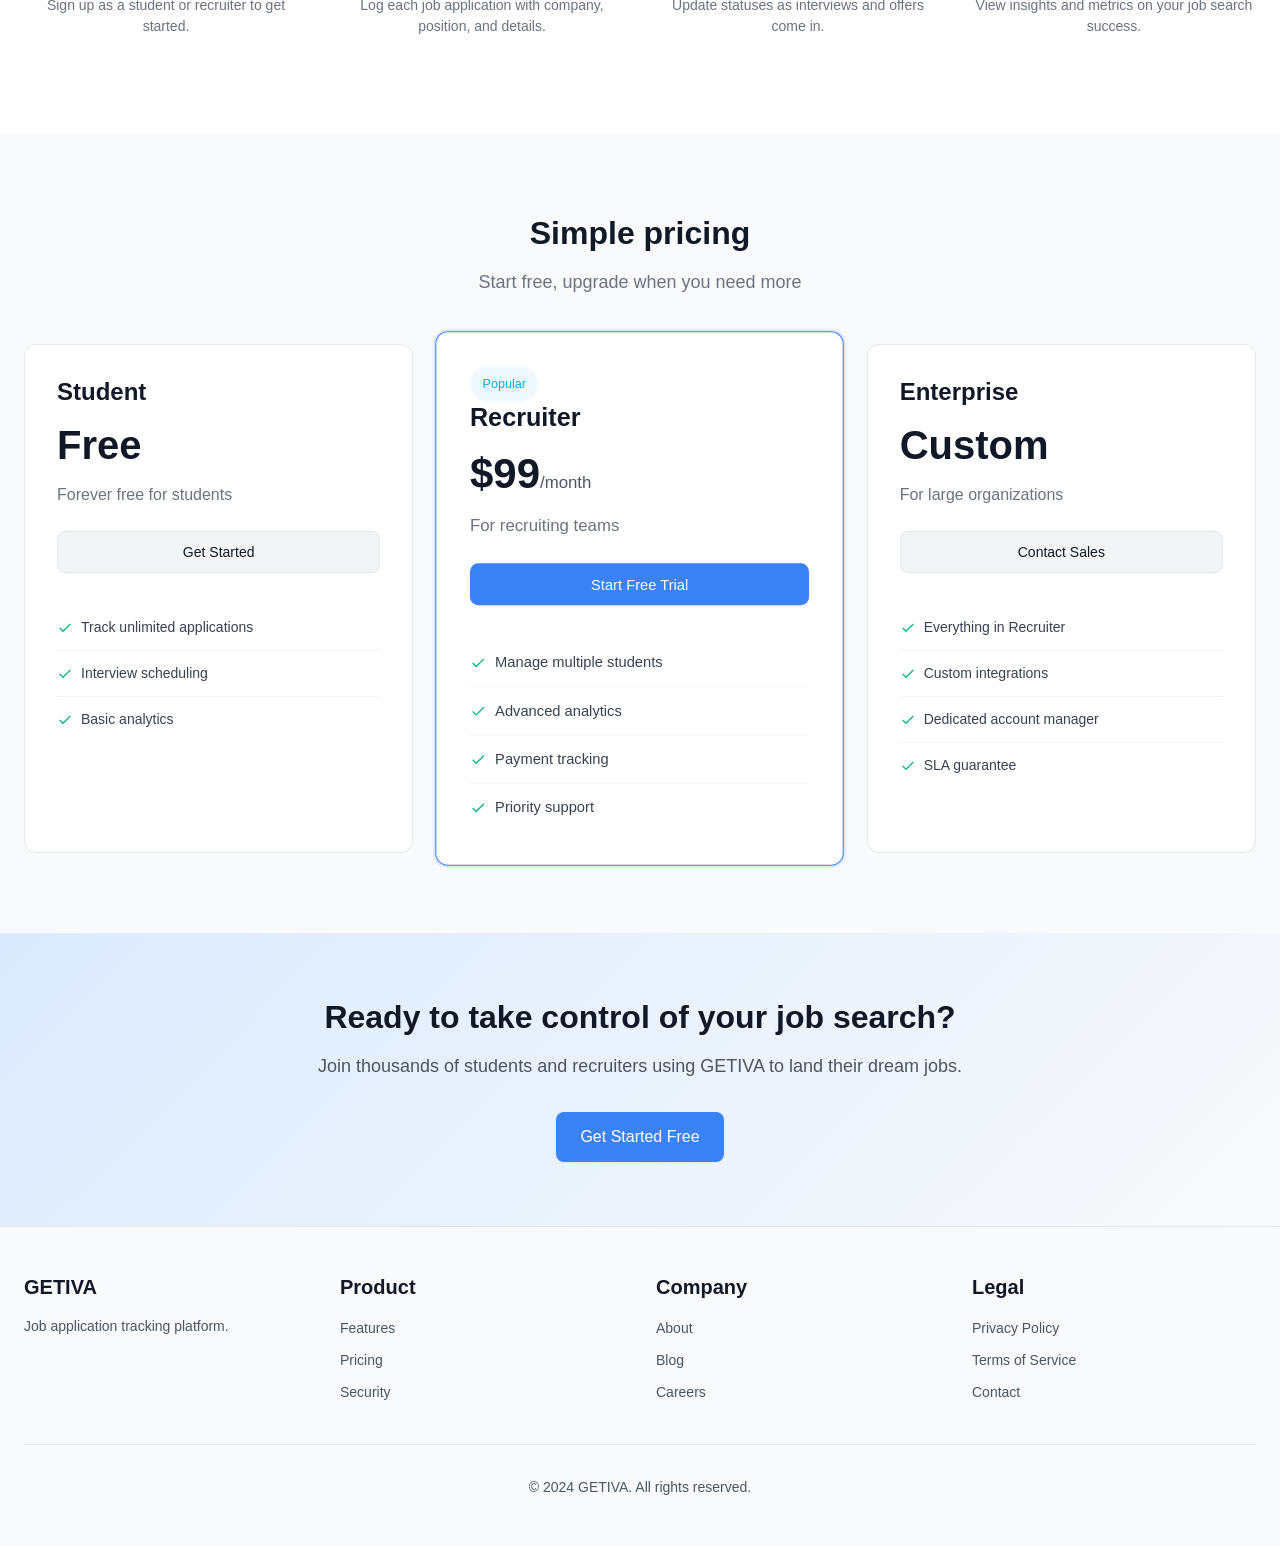
<file: student-dashboard.html>
<!DOCTYPE html>
<html lang="en">
<head>
    <meta charset="UTF-8">
    <meta name="viewport" content="width=device-width, initial-scale=1.0">
    <title>GETIVA Student Dashboard</title>
    <link rel="stylesheet" href="student-styles.css">
    <link href="https://fonts.googleapis.com/css2?family=Inter:wght@300;400;500;600;700&family=Poppins:wght@600;700;800&display=swap" rel="stylesheet">
</head>
<body>
    <div class="student-container">
        <!-- Sidebar Navigation -->
        <aside class="sidebar">
            <div class="sidebar-header">
                <div class="logo-student">
                    <svg width="32" height="32" viewBox="0 0 32 32" fill="none">
                        <rect width="32" height="32" rx="8" fill="#00E5FF"/>
                        <text x="16" y="22" font-size="20" font-weight="bold" text-anchor="middle" fill="#0B0B0B">G</text>
                    </svg>
                    <span>GETIVA</span>
                </div>
                <p class="student-label">Student Portal</p>
            </div>

            <nav class="sidebar-nav">
                <a href="#" data-section="overview" class="nav-link active">
                    <span class="icon">📊</span>
                    <span>Overview</span>
                </a>
                <a href="#" data-section="applications" class="nav-link">
                    <span class="icon">📝</span>
                    <span>Applications</span>
                </a>
                <a href="#" data-section="profile" class="nav-link">
                    <span class="icon">👤</span>
                    <span>Profile</span>
                </a>
                <a href="#" data-section="resume" class="nav-link">
                    <span class="icon">📄</span>
                    <span>Resume</span>
                </a>
                <a href="#" data-section="interviews" class="nav-link">
                    <span class="icon">📅</span>
                    <span>Interviews</span>
                </a>
                <a href="#" data-section="progress" class="nav-link">
                    <span class="icon">📈</span>
                    <span>Progress</span>
                </a>
            </nav>

            <div class="sidebar-footer">
                <button id="logoutBtn" class="logout-btn">Logout</button>
            </div>
        </aside>

        <!-- Main Content -->
        <main class="main-content">
            <!-- Top Bar -->
            <div class="top-bar">
                <div class="top-bar-left">
                    <h1 id="pageTitle">Overview</h1>
                </div>
                <div class="top-bar-right">
                    <button class="notification-btn">🔔</button>
                    <div class="user-profile">
                        <span id="userName">Student Name</span>
                    </div>
                </div>
            </div>

            <!-- Content Area -->
            <div class="content">
                <!-- Overview Section -->
                <section id="overview-section" class="section active">
                    <div class="welcome-card">
                        <div class="welcome-content">
                            <h2>Welcome, <span id="welcomeName">Student</span>!</h2>
                            <p>Track your job applications and monitor your progress toward landing your dream job.</p>
                        </div>
                        <div class="welcome-stats">
                            <div class="stat">
                                <div class="stat-number" id="totalApps">0</div>
                                <div class="stat-text">Applications</div>
                            </div>
                            <div class="stat">
                                <div class="stat-number" id="interviewCount">0</div>
                                <div class="stat-text">Interviews</div>
                            </div>
                            <div class="stat">
                                <div class="stat-number" id="offerCount">0</div>
                                <div class="stat-text">Offers</div>
                            </div>
                        </div>
                    </div>

                    <div class="quick-actions">
                        <a href="#" data-section="applications" class="action-card">
                            <div class="action-icon">📝</div>
                            <div class="action-info">
                                <h3>View Applications</h3>
                                <p>Track all your job applications</p>
                            </div>
                        </a>
                        <a href="#" data-section="resume" class="action-card">
                            <div class="action-icon">📄</div>
                            <div class="action-info">
                                <h3>Upload Resume</h3>
                                <p>Update your resume for applications</p>
                            </div>
                        </a>
                        <a href="#" data-section="interviews" class="action-card">
                            <div class="action-icon">📅</div>
                            <div class="action-info">
                                <h3>Schedule</h3>
                                <p>Manage interview schedules</p>
                            </div>
                        </a>
                        <a href="#" data-section="progress" class="action-card">
                            <div class="action-icon">📈</div>
                            <div class="action-info">
                                <h3>Progress</h3>
                                <p>View your success metrics</p>
                            </div>
                        </a>
                    </div>

                    <div class="overview-cards">
                        <div class="info-card">
                            <h3>Application Status</h3>
                            <div class="status-summary">
                                <div class="status-item">
                                    <span class="status-label">Applied</span>
                                    <span class="status-count" id="appliedCount">0</span>
                                </div>
                                <div class="status-item">
                                    <span class="status-label">Interview</span>
                                    <span class="status-count" id="interviewStatusCount">0</span>
                                </div>
                                <div class="status-item">
                                    <span class="status-label">Offer</span>
                                    <span class="status-count" id="offerStatusCount">0</span>
                                </div>
                                <div class="status-item">
                                    <span class="status-label">Rejected</span>
                                    <span class="status-count" id="rejectedCount">0</span>
                                </div>
                            </div>
                        </div>

                        <div class="info-card">
                            <h3>Success Rate</h3>
                            <div class="success-metric">
                                <div class="success-circle">
                                    <svg viewBox="0 0 100 100">
                                        <circle cx="50" cy="50" r="45" fill="none" stroke="#333" stroke-width="4"/>
                                        <circle cx="50" cy="50" r="45" fill="none" stroke="#00E5FF" stroke-width="4"
                                                stroke-dasharray="282.7" stroke-dashoffset="141.35" id="successCircle"/>
                                    </svg>
                                    <div class="success-text">
                                        <span class="success-value" id="successRate">0</span>
                                        <span class="success-label">%</span>
                                    </div>
                                </div>
                            </div>
                        </div>

                        <div class="info-card full-width">
                            <h3>Latest Activity</h3>
                            <div class="activity-list" id="activityList">
                                <p class="empty">Loading activity...</p>
                            </div>
                        </div>
                    </div>
                </section>

                <!-- Applications Section -->
                <section id="applications-section" class="section">
                    <div class="section-header">
                        <h2>My Applications</h2>
                        <div class="filter-controls">
                            <select id="statusFilter" class="filter-select">
                                <option value="">All Status</option>
                                <option value="applied">Applied</option>
                                <option value="interview">Interview</option>
                                <option value="offer">Offer</option>
                                <option value="rejected">Rejected</option>
                            </select>
                            <input type="text" id="searchApplications" class="search-input" placeholder="Search companies...">
                        </div>
                    </div>

                    <div class="applications-grid" id="applicationsGrid">
                        <div class="empty">Loading applications...</div>
                    </div>
                </section>

                <!-- Profile Section -->
                <section id="profile-section" class="section">
                    <div class="section-header">
                        <h2>My Profile</h2>
                    </div>

                    <div class="profile-card">
                        <form id="profileForm">
                            <div class="form-group">
                                <label>Full Name</label>
                                <input type="text" id="fullName" required>
                            </div>
                            <div class="form-row">
                                <div class="form-group">
                                    <label>Email</label>
                                    <input type="email" id="profileEmail" readonly>
                                </div>
                                <div class="form-group">
                                    <label>Phone</label>
                                    <input type="tel" id="phone">
                                </div>
                            </div>
                            <div class="form-group">
                                <label>Professional Summary</label>
                                <textarea id="summary" rows="4"></textarea>
                            </div>
                            <div class="form-actions">
                                <button type="submit" class="btn btn-primary">Save Profile</button>
                                <button type="button" class="btn btn-secondary" onclick="resetProfileForm()">Cancel</button>
                            </div>
                        </form>
                    </div>
                </section>

                <!-- Resume Section -->
                <section id="resume-section" class="section">
                    <div class="section-header">
                        <h2>Resume Management</h2>
                    </div>

                    <div class="resume-container">
                        <div class="upload-area" id="uploadArea">
                            <svg class="upload-icon" viewBox="0 0 48 48">
                                <path d="M24 4v26M10 20l14-14 14 14M8 44h32" stroke="#00E5FF" stroke-width="2" fill="none"/>
                            </svg>
                            <h3>Drop your resume here</h3>
                            <p>or click to browse (PDF, DOC, DOCX)</p>
                            <input type="file" id="resumeFile" accept=".pdf,.doc,.docx" style="display: none;">
                        </div>

                        <div id="resumeInfo" class="resume-info" style="display: none;">
                            <div class="resume-item">
                                <div class="resume-details">
                                    <div class="resume-name" id="resumeName">resume.pdf</div>
                                    <div class="resume-meta">
                                        <span id="resumeSize">1.2 MB</span>
                                        <span id="resumeDate">Updated: Jan 15, 2024</span>
                                    </div>
                                </div>
                                <div class="resume-actions">
                                    <a href="#" id="downloadResume" class="action-link">Download</a>
                                    <button type="button" class="action-link delete" onclick="deleteResume()">Delete</button>
                                </div>
                            </div>
                        </div>
                    </div>
                </section>

                <!-- Interviews Section -->
                <section id="interviews-section" class="section">
                    <div class="section-header">
                        <h2>Interview Schedule</h2>
                        <button class="btn btn-primary" onclick="openInterviewModal()">+ Schedule Interview</button>
                    </div>

                    <div id="interviewsList" class="interviews-list">
                        <div class="empty">No scheduled interviews</div>
                    </div>
                </section>

                <!-- Progress Section -->
                <section id="progress-section" class="section">
                    <div class="section-header">
                        <h2>Your Progress</h2>
                    </div>

                    <div class="progress-grid">
                        <div class="progress-card">
                            <h3>Applications Over Time</h3>
                            <canvas id="applicationsChart"></canvas>
                        </div>
                        <div class="progress-card">
                            <h3>Status Distribution</h3>
                            <canvas id="statusChart"></canvas>
                        </div>
                    </div>

                    <div class="stats-detailed">
                        <div class="stat-item">
                            <div class="stat-label">Total Applications</div>
                            <div class="stat-value" id="totalApplications">0</div>
                        </div>
                        <div class="stat-item">
                            <div class="stat-label">Interviews Scheduled</div>
                            <div class="stat-value" id="totalInterviews">0</div>
                        </div>
                        <div class="stat-item">
                            <div class="stat-label">Job Offers</div>
                            <div class="stat-value" id="totalOffers">0</div>
                        </div>
                        <div class="stat-item">
                            <div class="stat-label">Success Rate</div>
                            <div class="stat-value" id="displaySuccessRate">0%</div>
                        </div>
                    </div>

                    <div class="achievements">
                        <h3>Milestones</h3>
                        <div class="milestone-list">
                            <div class="milestone" id="milestone1">
                                <div class="milestone-icon">✓</div>
                                <div class="milestone-text">
                                    <strong>First Application</strong>
                                    <p>Applied to your first job</p>
                                </div>
                            </div>
                            <div class="milestone" id="milestone2">
                                <div class="milestone-icon">✓</div>
                                <div class="milestone-text">
                                    <strong>First Interview</strong>
                                    <p>Got your first interview!</p>
                                </div>
                            </div>
                            <div class="milestone" id="milestone3">
                                <div class="milestone-icon">✓</div>
                                <div class="milestone-text">
                                    <strong>Job Offer</strong>
                                    <p>Received a job offer</p>
                                </div>
                            </div>
                        </div>
                    </div>
                </section>
            </div>
        </main>
    </div>

    <!-- Interview Modal -->
    <div id="interviewModal" class="modal">
        <div class="modal-content">
            <div class="modal-header">
                <h2>Schedule Interview</h2>
                <button class="close-btn">&times;</button>
            </div>
            <form id="interviewForm">
                <div class="form-group">
                    <label>Company</label>
                    <input type="text" id="interviewCompany" required>
                </div>
                <div class="form-group">
                    <label>Position</label>
                    <input type="text" id="interviewPosition" required>
                </div>
                <div class="form-group">
                    <label>Date & Time</label>
                    <input type="datetime-local" id="interviewDateTime" required>
                </div>
                <div class="form-group">
                    <label>Interview Type</label>
                    <select id="interviewType">
                        <option value="phone">Phone</option>
                        <option value="video">Video</option>
                        <option value="in-person">In-Person</option>
                    </select>
                </div>
                <div class="form-group">
                    <label>Notes</label>
                    <textarea id="interviewNotes" rows="3"></textarea>
                </div>
                <div class="form-actions">
                    <button type="submit" class="btn btn-primary">Schedule</button>
                    <button type="button" class="btn btn-secondary" onclick="closeInterviewModal()">Cancel</button>
                </div>
            </form>
        </div>
    </div>

    <!-- Application Detail Modal -->
    <div id="applicationModal" class="modal">
        <div class="modal-content">
            <div class="modal-header">
                <h2 id="modalCompanyName">Company Name</h2>
                <button class="close-btn">&times;</button>
            </div>
            <div id="applicationDetails" class="modal-body">
                <!-- Details will be filled by JavaScript -->
            </div>
        </div>
    </div>

    <!-- Toast Notification -->
    <div id="toast" class="toast"></div>

    <script src="student-script.js"></script>
</body>
</html>
</file>
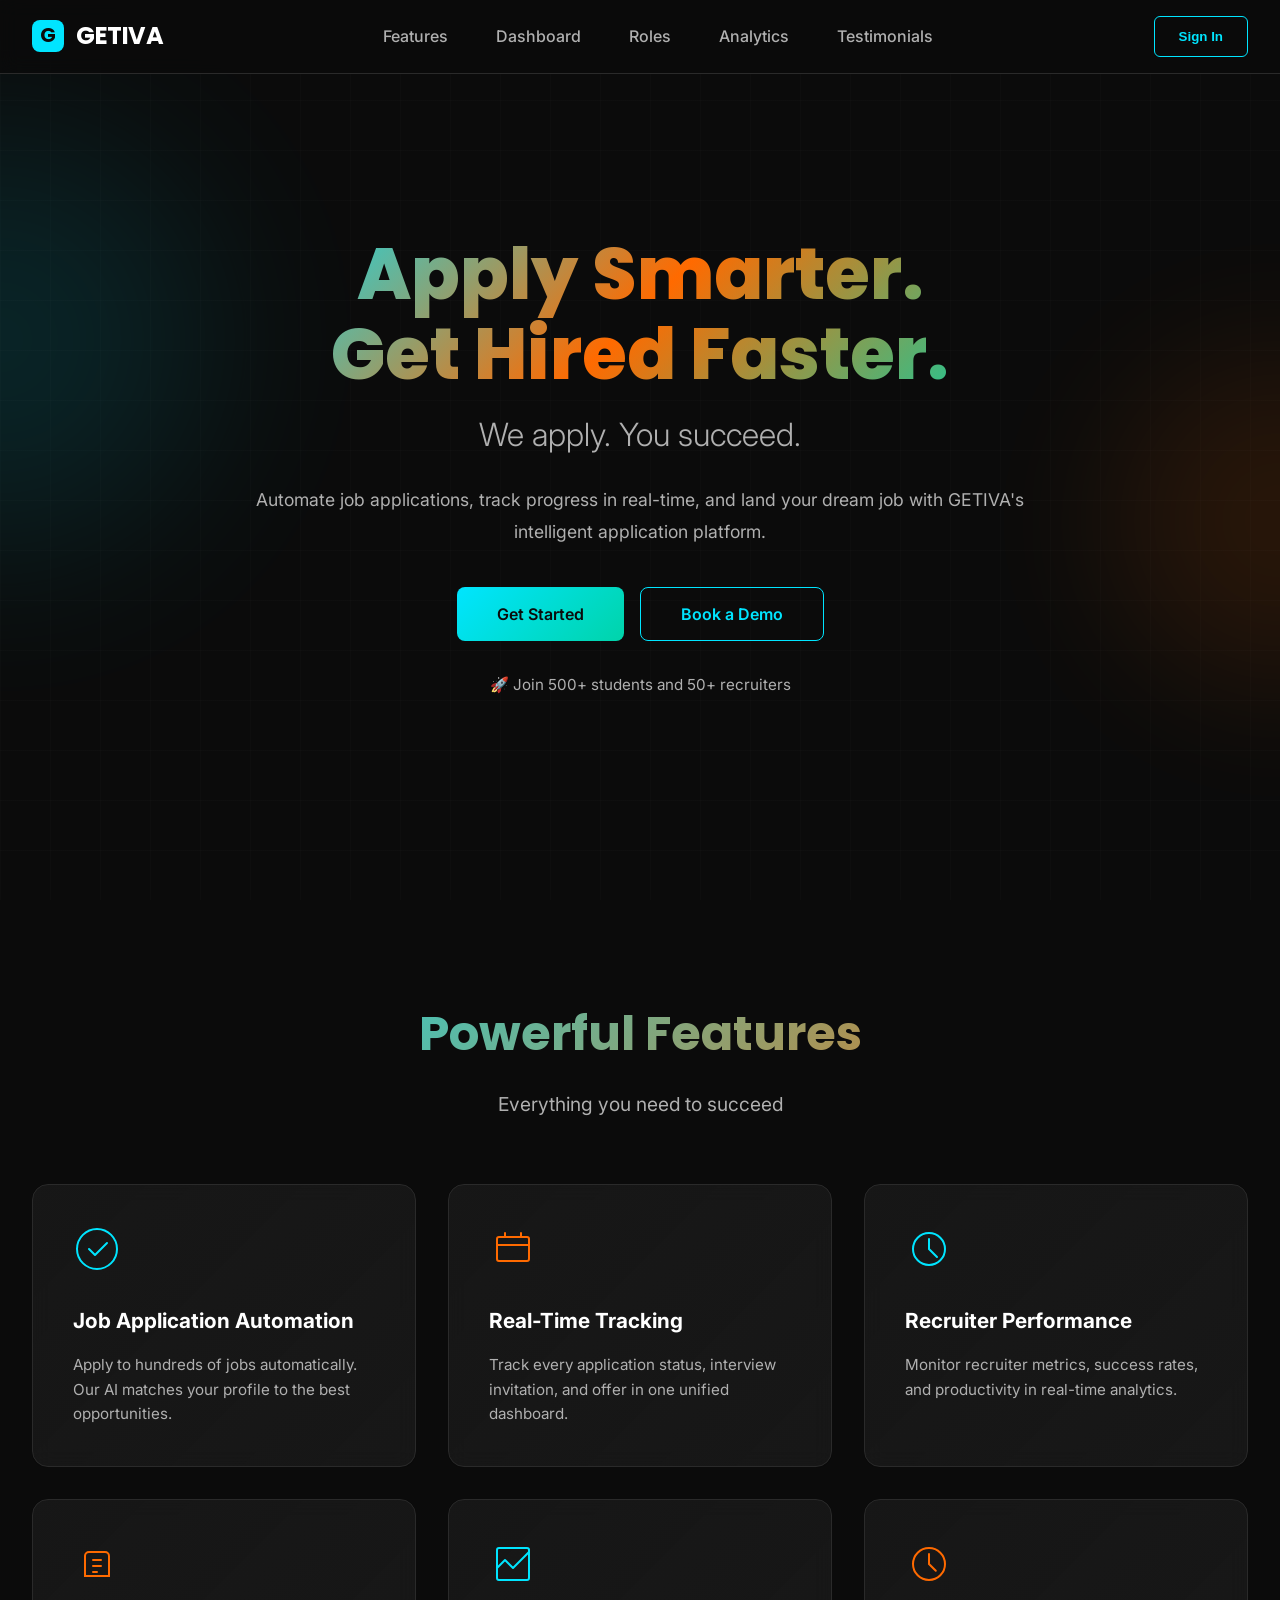
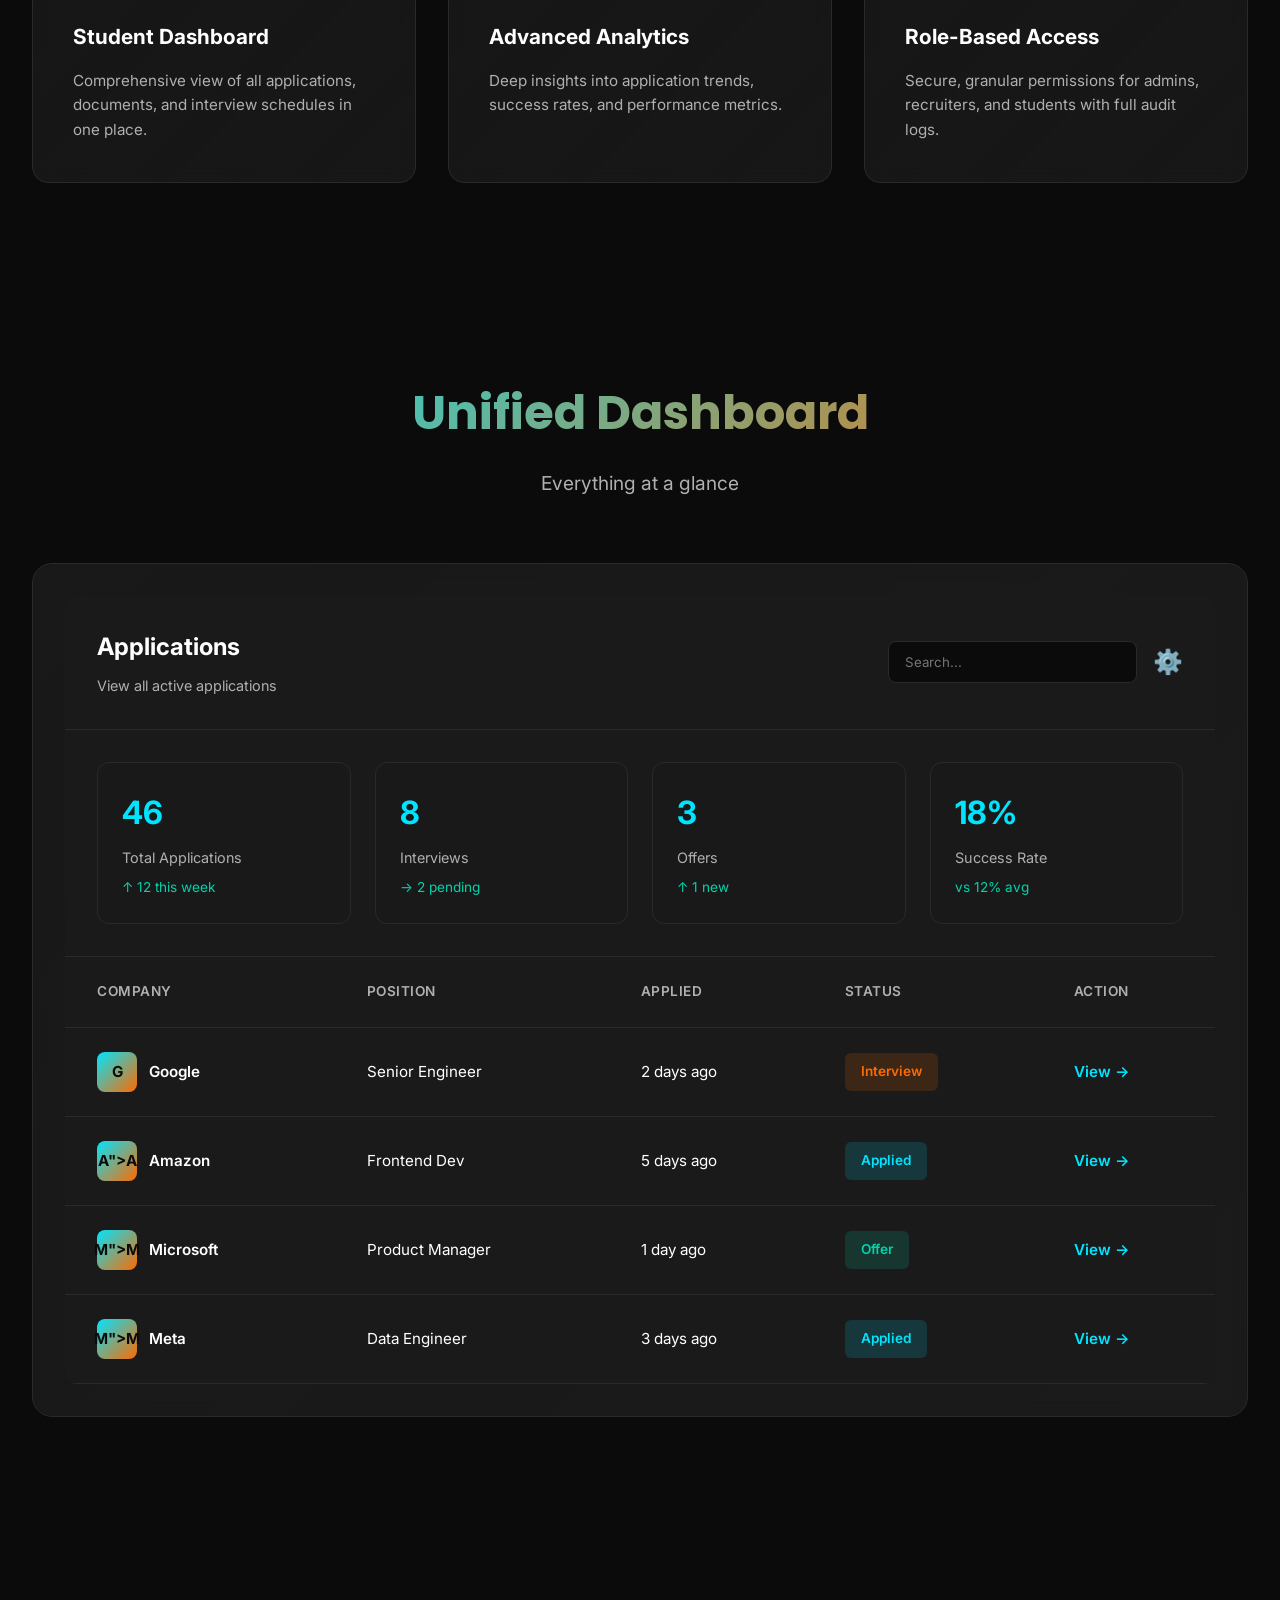
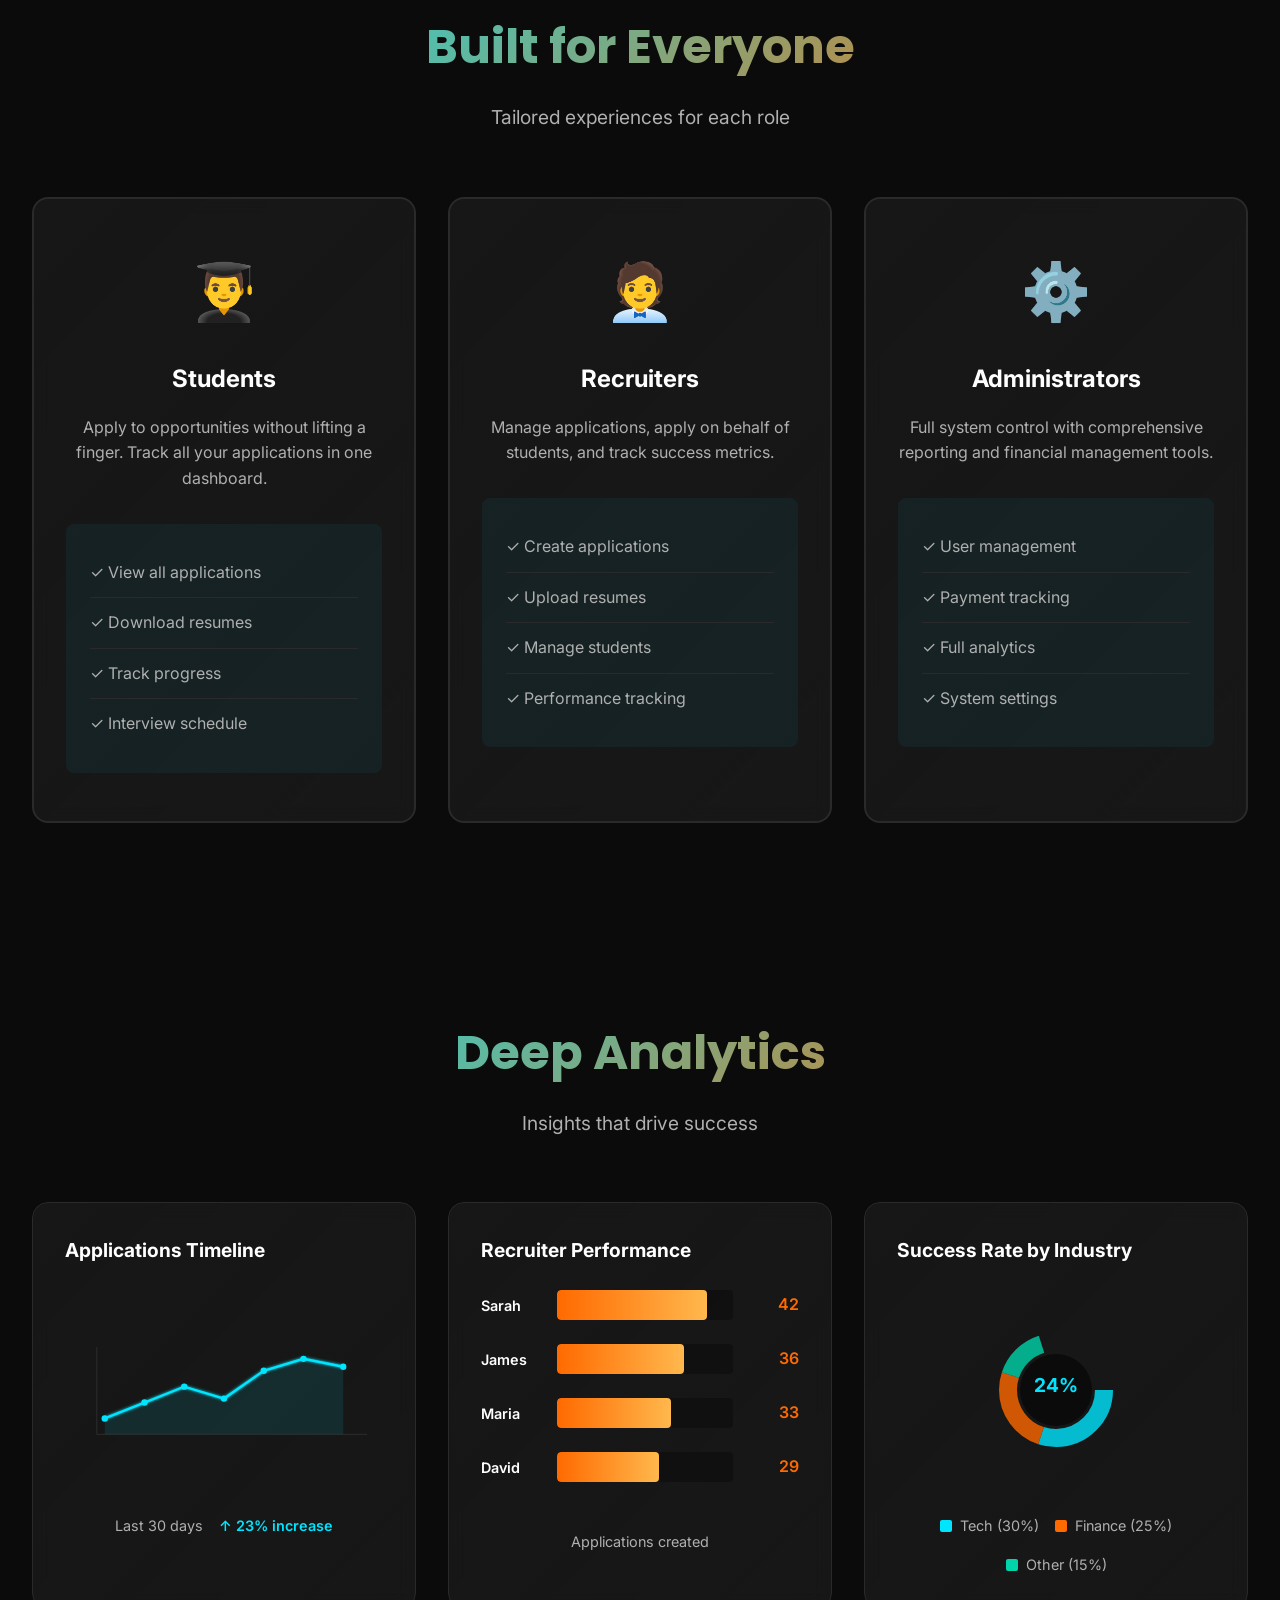
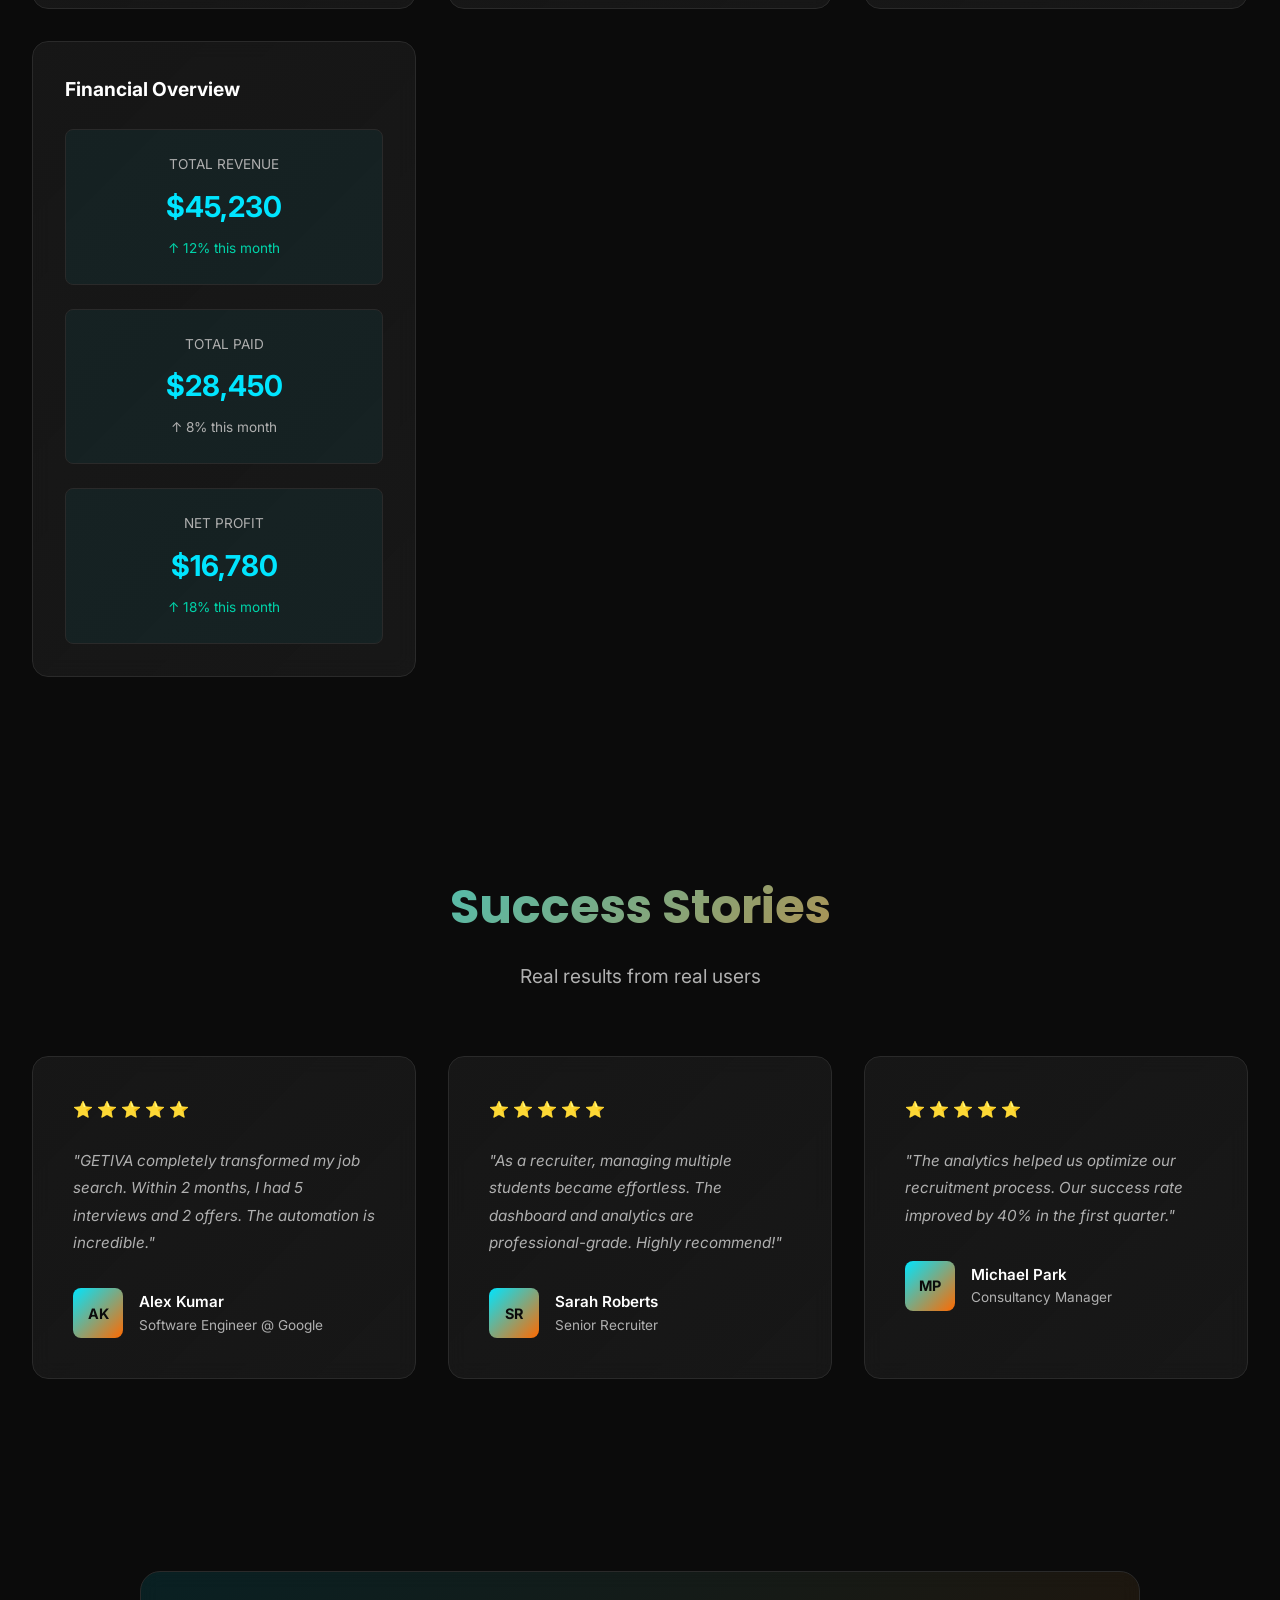
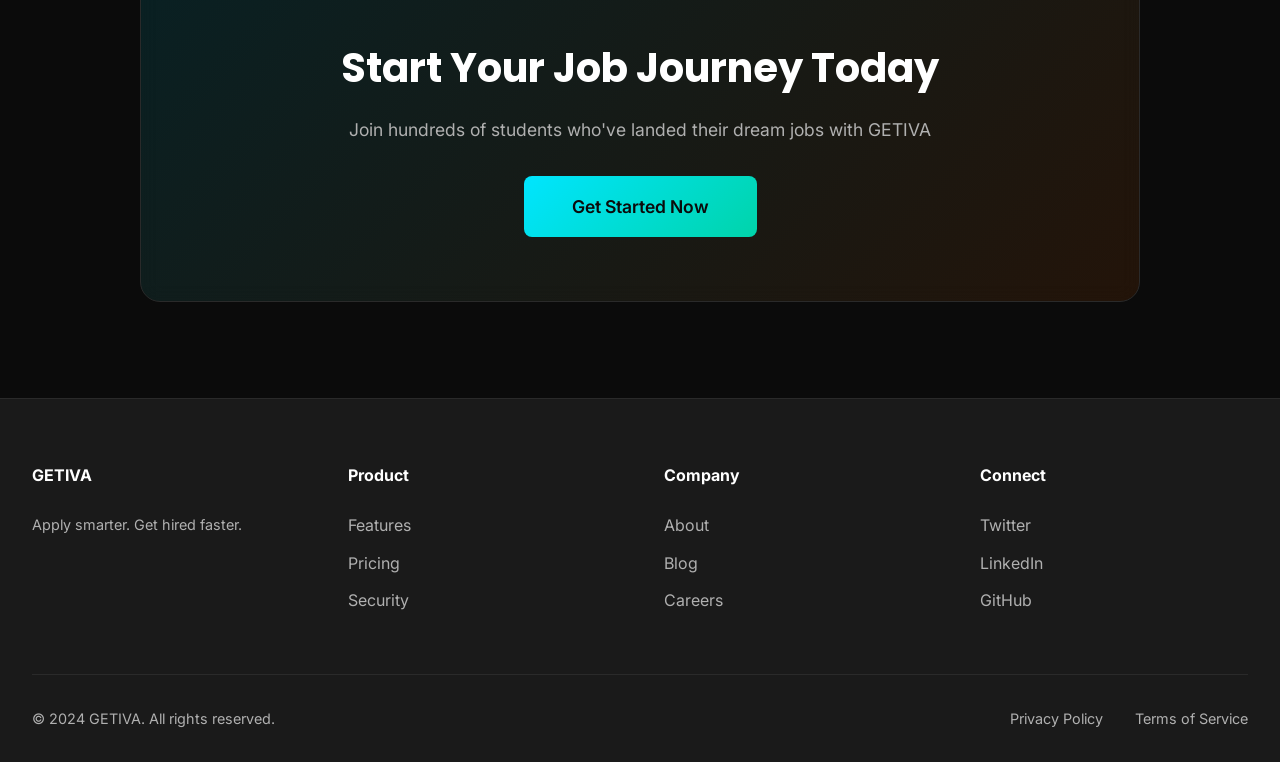
<file: frontend/public/landing-old.html>
<!DOCTYPE html>
<html lang="en">
<head>
    <meta charset="UTF-8">
    <meta name="viewport" content="width=device-width, initial-scale=1.0">
    <title>GETIVA - Apply Smarter. Get Hired Faster.</title>
    <link rel="stylesheet" href="../css/index-old-landing.css">
    <link href="https://fonts.googleapis.com/css2?family=Inter:wght@300;400;500;600;700&family=Poppins:wght@600;700;800&display=swap" rel="stylesheet">
</head>
<body>
    <!-- Navigation -->
    <nav class="navbar">
        <div class="nav-container">
            <div class="logo">
                <svg width="32" height="32" viewBox="0 0 32 32" fill="none">
                    <rect width="32" height="32" rx="8" fill="#00E5FF"/>
                    <text x="16" y="22" font-size="20" font-weight="bold" text-anchor="middle" fill="#0B0B0B">G</text>
                </svg>
                <span>GETIVA</span>
            </div>
            <ul class="nav-links">
                <li><a href="#features">Features</a></li>
                <li><a href="#dashboard">Dashboard</a></li>
                <li><a href="#roles">Roles</a></li>
                <li><a href="#analytics">Analytics</a></li>
                <li><a href="#testimonials">Testimonials</a></li>
            </ul>
            <button class="nav-cta" id="signInBtn">Sign In</button>
        </div>
    </nav>

    <!-- Hero Section -->
    <section class="hero">
        <div class="hero-background">
            <div class="grid-background"></div>
            <div class="gradient-blur blur-1"></div>
            <div class="gradient-blur blur-2"></div>
        </div>
        <div class="hero-content">
            <h1 class="hero-title">Apply Smarter.<br>Get Hired Faster.</h1>
            <p class="hero-subtitle">We apply. You succeed.</p>
            <p class="hero-description">Automate job applications, track progress in real-time, and land your dream job with GETIVA's intelligent application platform.</p>
            <div class="hero-cta">
                <button class="btn btn-primary glow">Get Started</button>
                <button class="btn btn-secondary">Book a Demo</button>
            </div>
            <p class="hero-meta">🚀 Join 500+ students and 50+ recruiters</p>
        </div>
    </section>

    <!-- Features Section -->
    <section id="features" class="features">
        <div class="section-header">
            <h2>Powerful Features</h2>
            <p>Everything you need to succeed</p>
        </div>
        <div class="features-grid">
            <div class="feature-card">
                <div class="feature-icon">
                    <svg width="48" height="48" viewBox="0 0 48 48" fill="none">
                        <circle cx="24" cy="24" r="20" stroke="#00E5FF" stroke-width="2"/>
                        <path d="M16 24L22 30L34 18" stroke="#00E5FF" stroke-width="2" stroke-linecap="round" stroke-linejoin="round"/>
                    </svg>
                </div>
                <h3>Job Application Automation</h3>
                <p>Apply to hundreds of jobs automatically. Our AI matches your profile to the best opportunities.</p>
            </div>
            <div class="feature-card">
                <div class="feature-icon">
                    <svg width="48" height="48" viewBox="0 0 48 48" fill="none">
                        <rect x="8" y="12" width="32" height="24" rx="2" stroke="#FF6A00" stroke-width="2"/>
                        <path d="M16 12V8M32 12V8M8 20H40" stroke="#FF6A00" stroke-width="2" stroke-linecap="round"/>
                    </svg>
                </div>
                <h3>Real-Time Tracking</h3>
                <p>Track every application status, interview invitation, and offer in one unified dashboard.</p>
            </div>
            <div class="feature-card">
                <div class="feature-icon">
                    <svg width="48" height="48" viewBox="0 0 48 48" fill="none">
                        <path d="M8 24C8 15.16 15.16 8 24 8C32.84 8 40 15.16 40 24C40 32.84 32.84 40 24 40C15.16 40 8 32.84 8 24Z" stroke="#00E5FF" stroke-width="2"/>
                        <path d="M24 14V24L32 32" stroke="#00E5FF" stroke-width="2" stroke-linecap="round"/>
                    </svg>
                </div>
                <h3>Recruiter Performance</h3>
                <p>Monitor recruiter metrics, success rates, and productivity in real-time analytics.</p>
            </div>
            <div class="feature-card">
                <div class="feature-icon">
                    <svg width="48" height="48" viewBox="0 0 48 48" fill="none">
                        <path d="M12 16C12 13.79 13.79 12 16 12H32C34.21 12 36 13.79 36 16V36H12V16Z" stroke="#FF6A00" stroke-width="2"/>
                        <path d="M20 20H28M20 26H28M20 32H24" stroke="#FF6A00" stroke-width="2" stroke-linecap="round"/>
                    </svg>
                </div>
                <h3>Student Dashboard</h3>
                <p>Comprehensive view of all applications, documents, and interview schedules in one place.</p>
            </div>
            <div class="feature-card">
                <div class="feature-icon">
                    <svg width="48" height="48" viewBox="0 0 48 48" fill="none">
                        <path d="M8 28L16 20L24 28L40 12" stroke="#00E5FF" stroke-width="2" stroke-linecap="round" stroke-linejoin="round"/>
                        <rect x="8" y="8" width="32" height="32" rx="2" stroke="#00E5FF" stroke-width="2"/>
                    </svg>
                </div>
                <h3>Advanced Analytics</h3>
                <p>Deep insights into application trends, success rates, and performance metrics.</p>
            </div>
            <div class="feature-card">
                <div class="feature-icon">
                    <svg width="48" height="48" viewBox="0 0 48 48" fill="none">
                        <path d="M24 8C32.8366 8 40 15.1634 40 24C40 32.8366 32.8366 40 24 40C15.1634 40 8 32.8366 8 24C8 15.1634 15.1634 8 24 8Z" stroke="#FF6A00" stroke-width="2"/>
                        <path d="M24 14V24L30.8 30.8" stroke="#FF6A00" stroke-width="2" stroke-linecap="round"/>
                    </svg>
                </div>
                <h3>Role-Based Access</h3>
                <p>Secure, granular permissions for admins, recruiters, and students with full audit logs.</p>
            </div>
        </div>
    </section>

    <!-- Dashboard Preview Section -->
    <section id="dashboard" class="dashboard-preview">
        <div class="section-header">
            <h2>Unified Dashboard</h2>
            <p>Everything at a glance</p>
        </div>
        <div class="dashboard-container">
            <div class="dashboard-mockup">
                <!-- Header -->
                <div class="dashboard-header">
                    <div class="header-left">
                        <h3>Applications</h3>
                        <p>View all active applications</p>
                    </div>
                    <div class="header-right">
                        <input type="text" placeholder="Search..." class="search-input">
                        <button class="btn-icon">⚙️</button>
                    </div>
                </div>

                <!-- Stats Row -->
                <div class="stats-row">
                    <div class="stat-card">
                        <div class="stat-value">47</div>
                        <div class="stat-label">Total Applications</div>
                        <div class="stat-change">↑ 12 this week</div>
                    </div>
                    <div class="stat-card">
                        <div class="stat-value">8</div>
                        <div class="stat-label">Interviews</div>
                        <div class="stat-change">→ 2 pending</div>
                    </div>
                    <div class="stat-card">
                        <div class="stat-value">3</div>
                        <div class="stat-label">Offers</div>
                        <div class="stat-change">↑ 1 new</div>
                    </div>
                    <div class="stat-card">
                        <div class="stat-value">18%</div>
                        <div class="stat-label">Success Rate</div>
                        <div class="stat-change">vs 12% avg</div>
                    </div>
                </div>

                <!-- Table -->
                <div class="dashboard-table">
                    <table>
                        <thead>
                            <tr>
                                <th>Company</th>
                                <th>Position</th>
                                <th>Applied</th>
                                <th>Status</th>
                                <th>Action</th>
                            </tr>
                        </thead>
                        <tbody>
                            <tr>
                                <td class="company-cell">
                                    <span class="company-badge">G</span>
                                    Google
                                </td>
                                <td>Senior Engineer</td>
                                <td>2 days ago</td>
                                <td><span class="status-badge status-interview">Interview</span></td>
                                <td><a href="#" class="action-link">View →</a></td>
                            </tr>
                            <tr>
                                <td class="company-cell">
                                    <span class="company-badge">A">A</span>
                                    Amazon
                                </td>
                                <td>Frontend Dev</td>
                                <td>5 days ago</td>
                                <td><span class="status-badge status-applied">Applied</span></td>
                                <td><a href="#" class="action-link">View →</a></td>
                            </tr>
                            <tr>
                                <td class="company-cell">
                                    <span class="company-badge">M">M</span>
                                    Microsoft
                                </td>
                                <td>Product Manager</td>
                                <td>1 day ago</td>
                                <td><span class="status-badge status-offer">Offer</span></td>
                                <td><a href="#" class="action-link">View →</a></td>
                            </tr>
                            <tr>
                                <td class="company-cell">
                                    <span class="company-badge">M">M</span>
                                    Meta
                                </td>
                                <td>Data Engineer</td>
                                <td>3 days ago</td>
                                <td><span class="status-badge status-applied">Applied</span></td>
                                <td><a href="#" class="action-link">View →</a></td>
                            </tr>
                        </tbody>
                    </table>
                </div>
            </div>
        </div>
    </section>

    <!-- Role-Based System Section -->
    <section id="roles" class="roles">
        <div class="section-header">
            <h2>Built for Everyone</h2>
            <p>Tailored experiences for each role</p>
        </div>
        <div class="roles-grid">
            <div class="role-card role-student">
                <div class="role-icon">👨‍🎓</div>
                <h3>Students</h3>
                <p>Apply to opportunities without lifting a finger. Track all your applications in one dashboard.</p>
                <ul class="role-features">
                    <li>✓ View all applications</li>
                    <li>✓ Download resumes</li>
                    <li>✓ Track progress</li>
                    <li>✓ Interview schedule</li>
                </ul>
            </div>
            <div class="role-card role-recruiter">
                <div class="role-icon">🧑‍💼</div>
                <h3>Recruiters</h3>
                <p>Manage applications, apply on behalf of students, and track success metrics.</p>
                <ul class="role-features">
                    <li>✓ Create applications</li>
                    <li>✓ Upload resumes</li>
                    <li>✓ Manage students</li>
                    <li>✓ Performance tracking</li>
                </ul>
            </div>
            <div class="role-card role-admin">
                <div class="role-icon">⚙️</div>
                <h3>Administrators</h3>
                <p>Full system control with comprehensive reporting and financial management tools.</p>
                <ul class="role-features">
                    <li>✓ User management</li>
                    <li>✓ Payment tracking</li>
                    <li>✓ Full analytics</li>
                    <li>✓ System settings</li>
                </ul>
            </div>
        </div>
    </section>

    <!-- Analytics Section -->
    <section id="analytics" class="analytics">
        <div class="section-header">
            <h2>Deep Analytics</h2>
            <p>Insights that drive success</p>
        </div>
        <div class="analytics-grid">
            <div class="analytics-card">
                <h4>Applications Timeline</h4>
                <div class="chart-container">
                    <svg class="line-chart" viewBox="0 0 400 150" preserveAspectRatio="xMidYMid meet">
                        <!-- Grid -->
                        <line x1="40" y1="130" x2="380" y2="130" stroke="#333" stroke-width="1"/>
                        <line x1="40" y1="20" x2="40" y2="130" stroke="#333" stroke-width="1"/>

                        <!-- Line with glow -->
                        <defs>
                            <filter id="glow">
                                <feGaussianBlur stdDeviation="2" result="coloredBlur"/>
                                <feMerge>
                                    <feMergeNode in="coloredBlur"/>
                                    <feMergeNode in="SourceGraphic"/>
                                </feMerge>
                            </filter>
                        </defs>

                        <!-- Data line -->
                        <polyline points="50,110 100,90 150,70 200,85 250,50 300,35 350,45"
                                  stroke="#00E5FF" stroke-width="3" fill="none" filter="url(#glow)"/>

                        <!-- Fill area -->
                        <polygon points="50,110 100,90 150,70 200,85 250,50 300,35 350,45 350,130 50,130"
                                 fill="#00E5FF" opacity="0.1"/>

                        <!-- Points -->
                        <circle cx="50" cy="110" r="4" fill="#00E5FF"/>
                        <circle cx="100" cy="90" r="4" fill="#00E5FF"/>
                        <circle cx="150" cy="70" r="4" fill="#00E5FF"/>
                        <circle cx="200" cy="85" r="4" fill="#00E5FF"/>
                        <circle cx="250" cy="50" r="4" fill="#00E5FF"/>
                        <circle cx="300" cy="35" r="4" fill="#00E5FF"/>
                        <circle cx="350" cy="45" r="4" fill="#00E5FF"/>
                    </svg>
                </div>
                <div class="chart-legend">
                    <span>Last 30 days</span>
                    <span class="highlight">↑ 23% increase</span>
                </div>
            </div>

            <div class="analytics-card">
                <h4>Recruiter Performance</h4>
                <div class="chart-container">
                    <div class="bar-chart">
                        <div class="bar-row">
                            <div class="bar-label">Sarah</div>
                            <div class="bar-container">
                                <div class="bar" style="width: 85%; background: linear-gradient(90deg, #FF6A00, #FFB84D);"></div>
                            </div>
                            <div class="bar-value">42</div>
                        </div>
                        <div class="bar-row">
                            <div class="bar-label">James</div>
                            <div class="bar-container">
                                <div class="bar" style="width: 72%; background: linear-gradient(90deg, #FF6A00, #FFB84D);"></div>
                            </div>
                            <div class="bar-value">36</div>
                        </div>
                        <div class="bar-row">
                            <div class="bar-label">Maria</div>
                            <div class="bar-container">
                                <div class="bar" style="width: 65%; background: linear-gradient(90deg, #FF6A00, #FFB84D);"></div>
                            </div>
                            <div class="bar-value">33</div>
                        </div>
                        <div class="bar-row">
                            <div class="bar-label">David</div>
                            <div class="bar-container">
                                <div class="bar" style="width: 58%; background: linear-gradient(90deg, #FF6A00, #FFB84D);"></div>
                            </div>
                            <div class="bar-value">29</div>
                        </div>
                    </div>
                </div>
                <div class="chart-legend">
                    <span>Applications created</span>
                </div>
            </div>

            <div class="analytics-card">
                <h4>Success Rate by Industry</h4>
                <div class="chart-container">
                    <div class="pie-chart">
                        <svg viewBox="0 0 100 100" class="pie">
                            <circle cx="50" cy="50" r="40" fill="none" stroke="#00E5FF" stroke-width="15"
                                    stroke-dasharray="75.4 251.2" stroke-dashoffset="0" opacity="0.8"/>
                            <circle cx="50" cy="50" r="40" fill="none" stroke="#FF6A00" stroke-width="15"
                                    stroke-dasharray="62.8 251.2" stroke-dashoffset="-75.4" opacity="0.8"/>
                            <circle cx="50" cy="50" r="40" fill="none" stroke="#00D4AA" stroke-width="15"
                                    stroke-dasharray="37.7 251.2" stroke-dashoffset="-138.2" opacity="0.8"/>
                            <circle cx="50" cy="50" r="30" fill="#0B0B0B"/>
                            <text x="50" y="52" text-anchor="middle" font-size="16" font-weight="bold" fill="#00E5FF">24%</text>
                        </svg>
                    </div>
                </div>
                <div class="chart-legend">
                    <span class="legend-item"><span class="legend-color" style="background: #00E5FF;"></span> Tech (30%)</span>
                    <span class="legend-item"><span class="legend-color" style="background: #FF6A00;"></span> Finance (25%)</span>
                    <span class="legend-item"><span class="legend-color" style="background: #00D4AA;"></span> Other (15%)</span>
                </div>
            </div>

            <div class="analytics-card">
                <h4>Financial Overview</h4>
                <div class="financial-stats">
                    <div class="fin-stat">
                        <div class="fin-label">Total Revenue</div>
                        <div class="fin-value">$45,230</div>
                        <div class="fin-change positive">↑ 12% this month</div>
                    </div>
                    <div class="fin-stat">
                        <div class="fin-label">Total Paid</div>
                        <div class="fin-value">$28,450</div>
                        <div class="fin-change">↑ 8% this month</div>
                    </div>
                    <div class="fin-stat">
                        <div class="fin-label">Net Profit</div>
                        <div class="fin-value">$16,780</div>
                        <div class="fin-change positive">↑ 18% this month</div>
                    </div>
                </div>
            </div>
        </div>
    </section>

    <!-- Testimonials Section -->
    <section id="testimonials" class="testimonials">
        <div class="section-header">
            <h2>Success Stories</h2>
            <p>Real results from real users</p>
        </div>
        <div class="testimonials-grid">
            <div class="testimonial-card">
                <div class="stars">⭐⭐⭐⭐⭐</div>
                <p class="testimonial-text">"GETIVA completely transformed my job search. Within 2 months, I had 5 interviews and 2 offers. The automation is incredible."</p>
                <div class="testimonial-author">
                    <div class="author-avatar">AK</div>
                    <div>
                        <div class="author-name">Alex Kumar</div>
                        <div class="author-role">Software Engineer @ Google</div>
                    </div>
                </div>
            </div>
            <div class="testimonial-card">
                <div class="stars">⭐⭐⭐⭐⭐</div>
                <p class="testimonial-text">"As a recruiter, managing multiple students became effortless. The dashboard and analytics are professional-grade. Highly recommend!"</p>
                <div class="testimonial-author">
                    <div class="author-avatar">SR</div>
                    <div>
                        <div class="author-name">Sarah Roberts</div>
                        <div class="author-role">Senior Recruiter</div>
                    </div>
                </div>
            </div>
            <div class="testimonial-card">
                <div class="stars">⭐⭐⭐⭐⭐</div>
                <p class="testimonial-text">"The analytics helped us optimize our recruitment process. Our success rate improved by 40% in the first quarter."</p>
                <div class="testimonial-author">
                    <div class="author-avatar">MP</div>
                    <div>
                        <div class="author-name">Michael Park</div>
                        <div class="author-role">Consultancy Manager</div>
                    </div>
                </div>
            </div>
        </div>
    </section>

    <!-- CTA Section -->
    <section class="cta-section">
        <div class="cta-content">
            <h2>Start Your Job Journey Today</h2>
            <p>Join hundreds of students who've landed their dream jobs with GETIVA</p>
            <button class="btn btn-primary glow large">Get Started Now</button>
        </div>
    </section>

    <!-- Footer -->
    <footer class="footer">
        <div class="footer-content">
            <div class="footer-section">
                <h4>GETIVA</h4>
                <p>Apply smarter. Get hired faster.</p>
            </div>
            <div class="footer-section">
                <h4>Product</h4>
                <ul>
                    <li><a href="#features">Features</a></li>
                    <li><a href="#pricing">Pricing</a></li>
                    <li><a href="#security">Security</a></li>
                </ul>
            </div>
            <div class="footer-section">
                <h4>Company</h4>
                <ul>
                    <li><a href="#about">About</a></li>
                    <li><a href="#blog">Blog</a></li>
                    <li><a href="#careers">Careers</a></li>
                </ul>
            </div>
            <div class="footer-section">
                <h4>Connect</h4>
                <ul>
                    <li><a href="#">Twitter</a></li>
                    <li><a href="#">LinkedIn</a></li>
                    <li><a href="#">GitHub</a></li>
                </ul>
            </div>
        </div>
        <div class="footer-bottom">
            <p>&copy; 2024 GETIVA. All rights reserved.</p>
            <ul>
                <li><a href="#">Privacy Policy</a></li>
                <li><a href="#">Terms of Service</a></li>
            </ul>
        </div>
    </footer>

    <!-- Auth Modals -->
    <div class="auth-modal" id="authModal">
        <div class="modal-content">
            <!-- Login Form -->
            <div class="form-container active" id="loginForm">
                <button class="modal-close" id="closeAuthModal">&times;</button>
                <h2>Welcome Back</h2>
                <p>Sign in to your account</p>

                <form id="loginFormElement">
                    <div class="form-group">
                        <label for="loginUsername">Username</label>
                        <input type="text" id="loginUsername" name="username" required placeholder="Enter your username">
                    </div>

                    <div class="form-group">
                        <label for="loginPassword">Password</label>
                        <input type="password" id="loginPassword" name="password" required placeholder="Enter your password">
                    </div>

                    <div class="form-error" id="loginError"></div>

                    <button type="submit" class="btn btn-primary full-width" id="loginSubmit">
                        Sign In
                    </button>
                </form>

                <div class="form-footer">
                    <p>Don't have an account? <button class="link-btn" id="switchToRegister">Create one</button></p>
                </div>
            </div>

            <!-- Registration Form -->
            <div class="form-container" id="registerForm">
                <button class="modal-close" id="closeAuthModal2">&times;</button>
                <h2>Get Started</h2>
                <p>Create your account to begin</p>

                <form id="registerFormElement">
                    <div class="form-group">
                        <label for="registerUsername">Username</label>
                        <input type="text" id="registerUsername" name="username" required placeholder="Choose a username">
                    </div>

                    <div class="form-group">
                        <label for="registerEmail">Email</label>
                        <input type="email" id="registerEmail" name="email" required placeholder="Enter your email">
                    </div>

                    <div class="form-group">
                        <label for="registerPassword">Password</label>
                        <input type="password" id="registerPassword" name="password" required placeholder="Create a strong password">
                    </div>

                    <div class="form-group">
                        <label for="registerRole">I am a...</label>
                        <select id="registerRole" name="role" required>
                            <option value="">Select your role</option>
                            <option value="student">Student</option>
                            <option value="recruiter">Recruiter</option>
                        </select>
                    </div>

                    <div class="form-group" id="fullNameGroup" style="display: none;">
                        <label for="registerFullName">Full Name</label>
                        <input type="text" id="registerFullName" name="full_name" placeholder="Enter your full name">
                    </div>

                    <div class="form-error" id="registerError"></div>

                    <button type="submit" class="btn btn-primary full-width" id="registerSubmit">
                        Create Account
                    </button>
                </form>

                <div class="form-footer">
                    <p>Already have an account? <button class="link-btn" id="switchToLogin">Sign in</button></p>
                </div>
            </div>
        </div>
    </div>

    <!-- Overlay -->
    <div class="modal-overlay" id="modalOverlay"></div>

    <!-- Toast Notifications -->
    <div class="toast-container" id="toastContainer"></div>

    <script src="../js/script.js"></script>
</body>
</html>
</file>
<file: design-system.css>
/* ============================================
   GETIVA - Professional SaaS Design System
   Enterprise-grade, human-centric UI
   ============================================ */

:root {
    /* Color Palette - Professional & Neutral */
    --color-white: #FFFFFF;
    --color-black: #000000;
    --color-gray-50: #F9FAFB;
    --color-gray-100: #F3F4F6;
    --color-gray-200: #E5E7EB;
    --color-gray-300: #D1D5DB;
    --color-gray-400: #9CA3AF;
    --color-gray-500: #6B7280;
    --color-gray-600: #4B5563;
    --color-gray-700: #374151;
    --color-gray-800: #1F2937;
    --color-gray-900: #111827;

    /* Brand Color - Soft Blue Accent */
    --color-primary: #3B82F6;
    --color-primary-light: #DBEAFE;
    --color-primary-dark: #1E40AF;

    /* Semantic Colors */
    --color-success: #10B981;
    --color-success-light: #ECFDF5;
    --color-warning: #F59E0B;
    --color-warning-light: #FFFBEB;
    --color-error: #EF4444;
    --color-error-light: #FEE2E2;
    --color-info: #0EA5E9;
    --color-info-light: #F0F9FF;

    /* Typography Scale */
    --font-family-primary: -apple-system, BlinkMacSystemFont, 'Segoe UI', 'Roboto', 'Helvetica Neue', sans-serif;
    --font-family-mono: 'Monaco', 'Menlo', 'Ubuntu Mono', monospace;

    --font-size-xs: 12px;
    --font-size-sm: 14px;
    --font-size-base: 16px;
    --font-size-lg: 18px;
    --font-size-xl: 20px;
    --font-size-2xl: 24px;
    --font-size-3xl: 32px;
    --font-size-4xl: 40px;

    --font-weight-light: 300;
    --font-weight-normal: 400;
    --font-weight-medium: 500;
    --font-weight-semibold: 600;
    --font-weight-bold: 700;

    /* Line Heights */
    --line-height-tight: 1.25;
    --line-height-normal: 1.5;
    --line-height-relaxed: 1.75;

    /* Spacing System (8px base) */
    --space-0: 0;
    --space-1: 4px;
    --space-2: 8px;
    --space-3: 12px;
    --space-4: 16px;
    --space-6: 24px;
    --space-8: 32px;
    --space-12: 48px;
    --space-16: 64px;
    --space-20: 80px;
    --space-24: 96px;

    /* Border Radius */
    --radius-sm: 4px;
    --radius-md: 6px;
    --radius-lg: 8px;
    --radius-xl: 12px;
    --radius-2xl: 16px;
    --radius-full: 9999px;

    /* Shadow System */
    --shadow-sm: 0 1px 2px 0 rgba(0, 0, 0, 0.05);
    --shadow-md: 0 4px 6px -1px rgba(0, 0, 0, 0.1), 0 2px 4px -1px rgba(0, 0, 0, 0.06);
    --shadow-lg: 0 10px 15px -3px rgba(0, 0, 0, 0.1), 0 4px 6px -2px rgba(0, 0, 0, 0.05);
    --shadow-xl: 0 20px 25px -5px rgba(0, 0, 0, 0.1), 0 10px 10px -5px rgba(0, 0, 0, 0.04);
    --shadow-2xl: 0 25px 50px -12px rgba(0, 0, 0, 0.25);

    /* Transitions */
    --transition-fast: all 150ms ease-in-out;
    --transition-base: all 200ms ease-in-out;
    --transition-slow: all 300ms ease-in-out;
}

/* ============================================
   RESET & GLOBAL
   ============================================ */

* {
    margin: 0;
    padding: 0;
    box-sizing: border-box;
}

html {
    scroll-behavior: smooth;
    -webkit-font-smoothing: antialiased;
    -moz-osx-font-smoothing: grayscale;
}

body {
    font-family: var(--font-family-primary);
    background-color: var(--color-white);
    color: var(--color-gray-900);
    font-size: var(--font-size-base);
    line-height: var(--line-height-normal);
}

/* ============================================
   TYPOGRAPHY
   ============================================ */

h1, h2, h3, h4, h5, h6 {
    font-weight: var(--font-weight-semibold);
    line-height: var(--line-height-tight);
    color: var(--color-gray-900);
}

h1 {
    font-size: var(--font-size-4xl);
    font-weight: var(--font-weight-bold);
}

h2 {
    font-size: var(--font-size-3xl);
}

h3 {
    font-size: var(--font-size-2xl);
}

h4 {
    font-size: var(--font-size-xl);
}

h5 {
    font-size: var(--font-size-lg);
}

h6 {
    font-size: var(--font-size-base);
    text-transform: uppercase;
    letter-spacing: 0.05em;
    color: var(--color-gray-600);
}

p {
    color: var(--color-gray-600);
    margin-bottom: var(--space-4);
}

a {
    color: var(--color-primary);
    text-decoration: none;
    transition: var(--transition-fast);
}

a:hover {
    color: var(--color-primary-dark);
    text-decoration: underline;
}

/* ============================================
   BUTTONS
   ============================================ */

.btn {
    display: inline-flex;
    align-items: center;
    justify-content: center;
    gap: var(--space-2);
    padding: var(--space-3) var(--space-4);
    font-size: var(--font-size-sm);
    font-weight: var(--font-weight-medium);
    border: none;
    border-radius: var(--radius-lg);
    cursor: pointer;
    transition: var(--transition-base);
    text-decoration: none;
    white-space: nowrap;
}

/* Button Variants */
.btn-primary {
    background-color: var(--color-primary);
    color: var(--color-white);
    box-shadow: var(--shadow-sm);
}

.btn-primary:hover {
    background-color: var(--color-primary-dark);
    box-shadow: var(--shadow-md);
}

.btn-primary:active {
    transform: translateY(1px);
}

.btn-secondary {
    background-color: var(--color-gray-100);
    color: var(--color-gray-900);
    border: 1px solid var(--color-gray-200);
}

.btn-secondary:hover {
    background-color: var(--color-gray-50);
    border-color: var(--color-gray-300);
}

.btn-ghost {
    background-color: transparent;
    color: var(--color-gray-700);
    border: 1px solid transparent;
}

.btn-ghost:hover {
    background-color: var(--color-gray-50);
}

.btn-danger {
    background-color: var(--color-error);
    color: var(--color-white);
}

.btn-danger:hover {
    background-color: #DC2626;
}

.btn-success {
    background-color: var(--color-success);
    color: var(--color-white);
}

.btn-success:hover {
    background-color: #059669;
}

/* Button Sizes */
.btn-sm {
    padding: var(--space-2) var(--space-3);
    font-size: var(--font-size-xs);
}

.btn-lg {
    padding: var(--space-4) var(--space-6);
    font-size: var(--font-size-base);
}

.btn-block {
    width: 100%;
}

.btn-disabled {
    opacity: 0.6;
    cursor: not-allowed;
    pointer-events: none;
}

/* ============================================
   INPUTS & FORMS
   ============================================ */

.form-group {
    margin-bottom: var(--space-6);
}

label {
    display: block;
    font-size: var(--font-size-sm);
    font-weight: var(--font-weight-medium);
    color: var(--color-gray-900);
    margin-bottom: var(--space-2);
}

input,
select,
textarea {
    width: 100%;
    padding: var(--space-3) var(--space-4);
    font-family: inherit;
    font-size: var(--font-size-base);
    border: 1px solid var(--color-gray-300);
    border-radius: var(--radius-lg);
    background-color: var(--color-white);
    color: var(--color-gray-900);
    transition: var(--transition-fast);
}

input::placeholder,
textarea::placeholder {
    color: var(--color-gray-400);
}

input:focus,
select:focus,
textarea:focus {
    outline: none;
    border-color: var(--color-primary);
    box-shadow: 0 0 0 3px var(--color-primary-light);
}

input:disabled,
select:disabled,
textarea:disabled {
    background-color: var(--color-gray-50);
    color: var(--color-gray-500);
    cursor: not-allowed;
}

select {
    cursor: pointer;
    appearance: none;
    background-image: url("data:image/svg+xml,%3Csvg xmlns='http://www.w3.org/2000/svg' fill='none' viewBox='0 0 20 20'%3E%3Cpath stroke='%236B7280' stroke-linecap='round' stroke-linejoin='round' stroke-width='1.5' d='m6 8 4 4 4-4'/%3E%3C/svg%3E");
    background-position: right var(--space-4) center;
    background-repeat: no-repeat;
    background-size: 20px;
    padding-right: var(--space-12);
}

textarea {
    resize: vertical;
    min-height: 120px;
}

/* ============================================
   CARDS & CONTAINERS
   ============================================ */

.card {
    background-color: var(--color-white);
    border: 1px solid var(--color-gray-200);
    border-radius: var(--radius-xl);
    padding: var(--space-6);
    box-shadow: var(--shadow-sm);
    transition: var(--transition-base);
}

.card:hover {
    box-shadow: var(--shadow-md);
    border-color: var(--color-gray-300);
}

.card-compact {
    padding: var(--space-4);
}

/* ============================================
   GRID & LAYOUT
   ============================================ */

.container {
    width: 100%;
    max-width: 1280px;
    margin: 0 auto;
    padding: 0 var(--space-6);
}

.grid {
    display: grid;
    gap: var(--space-6);
}

.grid-2 {
    grid-template-columns: repeat(2, 1fr);
}

.grid-3 {
    grid-template-columns: repeat(3, 1fr);
}

.grid-4 {
    grid-template-columns: repeat(4, 1fr);
}

@media (max-width: 1024px) {
    .grid-4 {
        grid-template-columns: repeat(2, 1fr);
    }
}

@media (max-width: 640px) {
    .grid-2,
    .grid-3,
    .grid-4 {
        grid-template-columns: 1fr;
    }
}

/* ============================================
   UTILITY CLASSES
   ============================================ */

.text-center {
    text-align: center;
}

.text-right {
    text-align: right;
}

.text-left {
    text-align: left;
}

.text-muted {
    color: var(--color-gray-500);
}

.text-primary {
    color: var(--color-primary);
}

.text-success {
    color: var(--color-success);
}

.text-error {
    color: var(--color-error);
}

.text-warning {
    color: var(--color-warning);
}

.text-sm {
    font-size: var(--font-size-sm);
}

.text-xs {
    font-size: var(--font-size-xs);
}

.font-medium {
    font-weight: var(--font-weight-medium);
}

.font-semibold {
    font-weight: var(--font-weight-semibold);
}

.font-bold {
    font-weight: var(--font-weight-bold);
}

.m-0 { margin: 0; }
.mt-2 { margin-top: var(--space-2); }
.mt-4 { margin-top: var(--space-4); }
.mt-6 { margin-top: var(--space-6); }
.mb-2 { margin-bottom: var(--space-2); }
.mb-4 { margin-bottom: var(--space-4); }
.mb-6 { margin-bottom: var(--space-6); }

.p-0 { padding: 0; }
.p-4 { padding: var(--space-4); }
.p-6 { padding: var(--space-6); }

.flex {
    display: flex;
}

.flex-col {
    flex-direction: column;
}

.gap-2 { gap: var(--space-2); }
.gap-4 { gap: var(--space-4); }
.gap-6 { gap: var(--space-6); }

.items-center {
    align-items: center;
}

.justify-between {
    justify-content: space-between;
}

.justify-center {
    justify-content: center;
}

/* ============================================
   STATUS BADGES
   ============================================ */

.badge {
    display: inline-flex;
    align-items: center;
    padding: var(--space-2) var(--space-3);
    border-radius: var(--radius-full);
    font-size: var(--font-size-xs);
    font-weight: var(--font-weight-medium);
}

.badge-success {
    background-color: var(--color-success-light);
    color: var(--color-success);
}

.badge-error {
    background-color: var(--color-error-light);
    color: var(--color-error);
}

.badge-warning {
    background-color: var(--color-warning-light);
    color: var(--color-warning);
}

.badge-info {
    background-color: var(--color-info-light);
    color: var(--color-info);
}

.badge-gray {
    background-color: var(--color-gray-100);
    color: var(--color-gray-700);
}

/* ============================================
   RESPONSIVE
   ============================================ */

@media (max-width: 768px) {
    h1 {
        font-size: var(--font-size-3xl);
    }

    h2 {
        font-size: var(--font-size-2xl);
    }

    .container {
        padding: 0 var(--space-4);
    }
}

@media (max-width: 480px) {
    h1 {
        font-size: var(--font-size-2xl);
    }

    h2 {
        font-size: var(--font-size-xl);
    }

    .btn {
        padding: var(--space-2) var(--space-3);
        font-size: var(--font-size-xs);
    }
}

/* ============================================
   ACCESSIBILITY
   ============================================ */

@media (prefers-reduced-motion: reduce) {
    * {
        animation-duration: 0.01ms !important;
        animation-iteration-count: 1 !important;
        transition-duration: 0.01ms !important;
    }
}

@media (prefers-color-scheme: light) {
    body {
        background-color: var(--color-white);
        color: var(--color-gray-900);
    }
}
</file>
<file: landing.css>
/* ============================================
   GETIVA - Professional Landing Page Styles
   ============================================ */

/* ============================================
   NAVIGATION
   ============================================ */

.navbar {
    position: sticky;
    top: 0;
    z-index: 100;
    background-color: var(--color-white);
    border-bottom: 1px solid var(--color-gray-200);
}

.navbar .logo {
    display: flex;
    align-items: center;
    gap: var(--space-2);
    font-weight: var(--font-weight-bold);
    font-size: var(--font-size-lg);
    color: var(--color-gray-900);
}

.navbar .logo svg {
    color: var(--color-primary);
}

.nav-links {
    display: flex;
    list-style: none;
    gap: var(--space-8);
}

.nav-links a {
    color: var(--color-gray-600);
    font-weight: var(--font-weight-medium);
    font-size: var(--font-size-sm);
}

.nav-links a:hover {
    color: var(--color-primary);
}

@media (max-width: 768px) {
    .nav-links {
        display: none;
    }

    .navbar .logo {
        font-size: var(--font-size-base);
    }
}

/* ============================================
   HERO SECTION
   ============================================ */

.hero {
    padding: var(--space-20) 0;
    border-bottom: 1px solid var(--color-gray-100);
}

.hero .container {
    display: grid;
    grid-template-columns: 1fr 1fr;
    gap: var(--space-12);
    align-items: center;
}

.hero-content h1 {
    margin-bottom: var(--space-6);
    line-height: 1.2;
}

.hero-content > p {
    font-size: var(--font-size-lg);
    color: var(--color-gray-600);
    margin-bottom: var(--space-8);
    line-height: var(--line-height-relaxed);
}

.hero-buttons {
    display: flex;
    gap: var(--space-4);
    flex-wrap: wrap;
}

.hero-image {
    display: flex;
    justify-content: center;
    align-items: center;
}

.dashboard-preview {
    width: 100%;
    max-width: 400px;
    background: var(--color-gray-50);
    border: 1px solid var(--color-gray-200);
    border-radius: var(--radius-xl);
    overflow: hidden;
    box-shadow: var(--shadow-lg);
}

.preview-header {
    display: flex;
    gap: var(--space-2);
    padding: var(--space-4);
    background: var(--color-gray-100);
    border-bottom: 1px solid var(--color-gray-200);
}

.preview-dot {
    width: 8px;
    height: 8px;
    border-radius: 50%;
    background: var(--color-gray-300);
}

.preview-content {
    padding: var(--space-6);
}

.preview-row {
    display: flex;
    gap: var(--space-4);
    margin-bottom: var(--space-4);
}

.preview-row:last-child {
    margin-bottom: 0;
}

.preview-item {
    height: 12px;
    background: linear-gradient(90deg, var(--color-gray-200), var(--color-gray-100));
    border-radius: var(--radius-sm);
    flex: 1;
}

.preview-item.large {
    height: 24px;
}

@media (max-width: 1024px) {
    .hero .container {
        grid-template-columns: 1fr;
    }

    .hero-image {
        max-width: 100%;
    }
}

@media (max-width: 768px) {
    .hero {
        padding: var(--space-12) 0;
    }

    .hero-content h1 {
        font-size: var(--font-size-2xl);
    }

    .hero-content > p {
        font-size: var(--font-size-base);
    }
}

/* ============================================
   SECTIONS
   ============================================ */

.section-header {
    text-align: center;
    margin-bottom: var(--space-12);
}

.section-header h2 {
    margin-bottom: var(--space-4);
}

.section-header p {
    font-size: var(--font-size-lg);
    color: var(--color-gray-500);
}

/* Features Section */
.features-section {
    padding: var(--space-20) 0;
    background-color: var(--color-gray-50);
}

.features-grid {
    display: grid;
    grid-template-columns: repeat(3, 1fr);
    gap: var(--space-8);
}

.feature-card {
    background: var(--color-white);
    padding: var(--space-8);
    border-radius: var(--radius-xl);
    border: 1px solid var(--color-gray-200);
    transition: var(--transition-base);
}

.feature-card:hover {
    border-color: var(--color-gray-300);
    box-shadow: var(--shadow-md);
}

.feature-icon {
    width: 48px;
    height: 48px;
    background: var(--color-primary-light);
    border-radius: var(--radius-lg);
    display: flex;
    align-items: center;
    justify-content: center;
    color: var(--color-primary);
    margin-bottom: var(--space-4);
}

.feature-card h3 {
    margin-bottom: var(--space-2);
}

.feature-card p {
    font-size: var(--font-size-sm);
    line-height: var(--line-height-relaxed);
}

@media (max-width: 1024px) {
    .features-grid {
        grid-template-columns: repeat(2, 1fr);
    }
}

@media (max-width: 640px) {
    .features-grid {
        grid-template-columns: 1fr;
    }

    .features-section {
        padding: var(--space-12) 0;
    }
}

/* How It Works */
.how-it-works {
    padding: var(--space-20) 0;
}

.steps-grid {
    display: grid;
    grid-template-columns: repeat(4, 1fr);
    gap: var(--space-8);
}

.step {
    text-align: center;
}

.step-number {
    width: 48px;
    height: 48px;
    background: var(--color-primary);
    color: var(--color-white);
    border-radius: 50%;
    display: flex;
    align-items: center;
    justify-content: center;
    font-weight: var(--font-weight-bold);
    font-size: var(--font-size-xl);
    margin: 0 auto var(--space-4);
}

.step h3 {
    margin-bottom: var(--space-2);
}

.step p {
    font-size: var(--font-size-sm);
    color: var(--color-gray-500);
}

@media (max-width: 1024px) {
    .steps-grid {
        grid-template-columns: repeat(2, 1fr);
    }
}

@media (max-width: 640px) {
    .steps-grid {
        grid-template-columns: 1fr;
    }
}

/* Pricing Section */
.pricing-section {
    padding: var(--space-20) 0;
    background-color: var(--color-gray-50);
}

.pricing-grid {
    display: grid;
    grid-template-columns: repeat(3, 1fr);
    gap: var(--space-8);
}

.pricing-card {
    background: var(--color-white);
    padding: var(--space-8);
    border-radius: var(--radius-xl);
    border: 1px solid var(--color-gray-200);
    position: relative;
}

.pricing-card.featured {
    border-color: var(--color-primary);
    box-shadow: 0 0 0 2px var(--color-primary-light);
    transform: scale(1.05);
}

.pricing-card h3 {
    margin-bottom: var(--space-2);
}

.pricing-card .price {
    font-size: var(--font-size-4xl);
    font-weight: var(--font-weight-bold);
    color: var(--color-gray-900);
    margin-bottom: var(--space-2);
}

.pricing-card .price span {
    font-size: var(--font-size-base);
    color: var(--color-gray-600);
    font-weight: var(--font-weight-normal);
}

.price-description {
    color: var(--color-gray-500);
    margin-bottom: var(--space-6);
}

.pricing-card .btn-block {
    margin-bottom: var(--space-8);
}

.features-list {
    list-style: none;
}

.features-list li {
    display: flex;
    align-items: center;
    gap: var(--space-2);
    padding: var(--space-3) 0;
    font-size: var(--font-size-sm);
    color: var(--color-gray-700);
    border-bottom: 1px solid var(--color-gray-100);
}

.features-list li:last-child {
    border-bottom: none;
}

.features-list svg {
    color: var(--color-success);
    flex-shrink: 0;
}

@media (max-width: 1024px) {
    .pricing-grid {
        grid-template-columns: repeat(2, 1fr);
    }

    .pricing-card.featured {
        transform: none;
    }
}

@media (max-width: 640px) {
    .pricing-grid {
        grid-template-columns: 1fr;
    }

    .pricing-card.featured {
        transform: none;
    }
}

/* CTA Section */
.cta-section {
    padding: var(--space-16) 0;
    background: linear-gradient(135deg, var(--color-primary-light), var(--color-gray-50));
    text-align: center;
}

.cta-section h2 {
    margin-bottom: var(--space-4);
}

.cta-section p {
    font-size: var(--font-size-lg);
    margin-bottom: var(--space-8);
    color: var(--color-gray-600);
}

/* ============================================
   FOOTER
   ============================================ */

.footer {
    border-top: 1px solid var(--color-gray-200);
    padding: var(--space-12) 0 var(--space-8);
    background-color: var(--color-gray-50);
}

.footer-top {
    display: grid;
    grid-template-columns: repeat(4, 1fr);
    gap: var(--space-8);
    margin-bottom: var(--space-8);
}

.footer-col h4 {
    margin-bottom: var(--space-4);
}

.footer-col p {
    font-size: var(--font-size-sm);
}

.footer-col ul {
    list-style: none;
}

.footer-col ul li {
    margin-bottom: var(--space-2);
}

.footer-col ul a {
    font-size: var(--font-size-sm);
    color: var(--color-gray-600);
}

.footer-bottom {
    text-align: center;
    padding-top: var(--space-8);
    border-top: 1px solid var(--color-gray-200);
    color: var(--color-gray-500);
    font-size: var(--font-size-sm);
}

@media (max-width: 768px) {
    .footer-top {
        grid-template-columns: repeat(2, 1fr);
    }
}

/* ============================================
   MODALS
   ============================================ */

.modal-overlay {
    position: fixed;
    top: 0;
    left: 0;
    width: 100%;
    height: 100%;
    background: rgba(0, 0, 0, 0.5);
    display: none;
    z-index: 998;
}

.modal-overlay.active {
    display: block;
}

.auth-modal {
    position: fixed;
    top: 50%;
    left: 50%;
    transform: translate(-50%, -50%);
    z-index: 999;
    display: none;
    width: 90%;
    max-width: 420px;
}

.auth-modal.active {
    display: block;
}

.modal-content {
    background: var(--color-white);
    border: 1px solid var(--color-gray-200);
    border-radius: var(--radius-2xl);
    padding: var(--space-8);
    box-shadow: var(--shadow-2xl);
    position: relative;
}

.modal-close {
    position: absolute;
    top: var(--space-4);
    right: var(--space-4);
    background: none;
    border: none;
    font-size: var(--font-size-2xl);
    cursor: pointer;
    color: var(--color-gray-400);
    width: 36px;
    height: 36px;
    display: flex;
    align-items: center;
    justify-content: center;
    transition: var(--transition-fast);
}

.modal-close:hover {
    color: var(--color-gray-900);
}

.form-container {
    display: none;
}

.form-container.active {
    display: block;
    animation: slideIn 0.3s ease;
}

@keyframes slideIn {
    from {
        opacity: 0;
        transform: translateY(10px);
    }
    to {
        opacity: 1;
        transform: translateY(0);
    }
}

.modal-content h2 {
    font-size: var(--font-size-2xl);
    margin-bottom: var(--space-2);
}

.modal-content > p {
    color: var(--color-gray-600);
    margin-bottom: var(--space-6);
    font-size: var(--font-size-sm);
}

/* Form Styling */
.form-error {
    color: var(--color-error);
    font-size: var(--font-size-xs);
    margin-bottom: var(--space-4);
    min-height: 20px;
}

.form-footer {
    text-align: center;
    margin-top: var(--space-4);
    color: var(--color-gray-600);
    font-size: var(--font-size-sm);
}

.link-btn {
    background: none;
    border: none;
    color: var(--color-primary);
    cursor: pointer;
    font-weight: var(--font-weight-medium);
    text-decoration: underline;
}

.link-btn:hover {
    color: var(--color-primary-dark);
}

/* Toast Notifications */
.toast-container {
    position: fixed;
    top: var(--space-4);
    right: var(--space-4);
    z-index: 1000;
    display: flex;
    flex-direction: column;
    gap: var(--space-2);
}

.toast {
    background: var(--color-white);
    border: 1px solid var(--color-gray-200);
    border-radius: var(--radius-lg);
    padding: var(--space-4) var(--space-6);
    color: var(--color-gray-900);
    font-size: var(--font-size-sm);
    box-shadow: var(--shadow-lg);
    animation: toastSlide 0.3s ease;
    display: flex;
    align-items: center;
    gap: var(--space-3);
    max-width: 360px;
}

.toast.success {
    border-color: var(--color-success);
    background: var(--color-success-light);
}

.toast.error {
    border-color: var(--color-error);
    background: var(--color-error-light);
}

.toast-icon {
    font-size: var(--font-size-lg);
    font-weight: bold;
}

@keyframes toastSlide {
    from {
        transform: translateX(400px);
        opacity: 0;
    }
    to {
        transform: translateX(0);
        opacity: 1;
    }
}

@keyframes toastExit {
    from {
        transform: translateX(0);
        opacity: 1;
    }
    to {
        transform: translateX(400px);
        opacity: 0;
    }
}

.toast.exit {
    animation: toastExit 0.3s ease forwards;
}

/* ============================================
   RESPONSIVE
   ============================================ */

@media (max-width: 480px) {
    .hero {
        padding: var(--space-12) 0;
    }

    .hero-content h1 {
        font-size: var(--font-size-2xl);
        margin-bottom: var(--space-4);
    }

    .hero-buttons {
        flex-direction: column;
    }

    .hero-buttons .btn {
        width: 100%;
    }

    .toast-container {
        left: var(--space-4);
        right: var(--space-4);
    }

    .toast {
        max-width: none;
    }

    .modal-content {
        padding: var(--space-6);
    }
}
</file>
<file: admin-styles.css>
/* ============================================
   GETIVA Admin Dashboard Styles
   ============================================ */

:root {
    --primary-dark: #0B0B0B;
    --secondary-dark: #1A1A1A;
    --tertiary-dark: #2A2A2A;
    --accent-blue: #00E5FF;
    --accent-orange: #FF6A00;
    --accent-teal: #00D4AA;
    --text-primary: #FFFFFF;
    --text-secondary: #B0B0B0;
    --border-color: #333;
    --sidebar-width: 280px;
    --transition: all 0.3s cubic-bezier(0.4, 0, 0.2, 1);
}

* {
    margin: 0;
    padding: 0;
    box-sizing: border-box;
}

html {
    scroll-behavior: smooth;
}

body {
    font-family: 'Inter', sans-serif;
    background: var(--primary-dark);
    color: var(--text-primary);
    line-height: 1.6;
}

/* ============================================
   LAYOUT
   ============================================ */

.admin-container {
    display: flex;
    height: 100vh;
    overflow: hidden;
}

/* ============================================
   SIDEBAR
   ============================================ */

.sidebar {
    width: var(--sidebar-width);
    background: var(--secondary-dark);
    border-right: 1px solid var(--border-color);
    display: flex;
    flex-direction: column;
    overflow-y: auto;
}

.sidebar-header {
    padding: 2rem 1.5rem;
    border-bottom: 1px solid var(--border-color);
}

.logo-admin {
    display: flex;
    align-items: center;
    gap: 0.75rem;
    font-size: 1.3rem;
    font-weight: 700;
    margin-bottom: 0.5rem;
}

.admin-label {
    font-size: 0.75rem;
    color: var(--accent-blue);
    text-transform: uppercase;
    letter-spacing: 1px;
}

.sidebar-nav {
    flex: 1;
    padding: 1.5rem 0;
}

.nav-link {
    display: flex;
    align-items: center;
    gap: 1rem;
    padding: 1rem 1.5rem;
    color: var(--text-secondary);
    text-decoration: none;
    transition: var(--transition);
    border-left: 3px solid transparent;
    cursor: pointer;
}

.nav-link:hover {
    background: var(--tertiary-dark);
    color: var(--accent-blue);
    border-left-color: var(--accent-blue);
}

.nav-link.active {
    background: rgba(0, 229, 255, 0.1);
    color: var(--accent-blue);
    border-left-color: var(--accent-blue);
}

.nav-link .icon {
    font-size: 1.2rem;
}

.sidebar-footer {
    padding: 1.5rem;
    border-top: 1px solid var(--border-color);
}

.logout-btn {
    width: 100%;
    padding: 0.75rem;
    background: rgba(255, 106, 0, 0.1);
    border: 1px solid var(--accent-orange);
    color: var(--accent-orange);
    border-radius: 6px;
    cursor: pointer;
    font-weight: 600;
    transition: var(--transition);
}

.logout-btn:hover {
    background: var(--accent-orange);
    color: var(--primary-dark);
}

/* ============================================
   MAIN CONTENT
   ============================================ */

.main-content {
    flex: 1;
    display: flex;
    flex-direction: column;
    overflow: hidden;
}

.top-bar {
    display: flex;
    justify-content: space-between;
    align-items: center;
    padding: 1.5rem 2rem;
    background: var(--secondary-dark);
    border-bottom: 1px solid var(--border-color);
    flex-shrink: 0;
}

.top-bar-left h1 {
    font-family: 'Poppins', sans-serif;
    font-size: 1.8rem;
    font-weight: 700;
}

.top-bar-right {
    display: flex;
    align-items: center;
    gap: 1.5rem;
}

.search-box {
    background: var(--tertiary-dark);
    border: 1px solid var(--border-color);
    color: var(--text-primary);
    padding: 0.75rem 1rem;
    border-radius: 6px;
    font-family: 'Inter', sans-serif;
    width: 250px;
    transition: var(--transition);
}

.search-box:focus {
    outline: none;
    border-color: var(--accent-blue);
    box-shadow: 0 0 15px rgba(0, 229, 255, 0.2);
}

.notification-btn {
    background: none;
    border: none;
    font-size: 1.5rem;
    cursor: pointer;
    transition: var(--transition);
}

.notification-btn:hover {
    transform: scale(1.1);
}

.user-profile {
    display: flex;
    align-items: center;
    gap: 0.5rem;
    padding-left: 1rem;
    border-left: 1px solid var(--border-color);
}

/* ============================================
   CONTENT AREA
   ============================================ */

.content {
    flex: 1;
    overflow-y: auto;
    padding: 2rem;
}

.section {
    display: none;
    animation: fadeIn 0.3s ease;
}

.section.active {
    display: block;
}

@keyframes fadeIn {
    from {
        opacity: 0;
        transform: translateY(10px);
    }
    to {
        opacity: 1;
        transform: translateY(0);
    }
}

.section-header {
    display: flex;
    justify-content: space-between;
    align-items: center;
    margin-bottom: 2rem;
}

.section-header h2 {
    font-size: 1.8rem;
    font-weight: 700;
}

.section-header h3 {
    font-size: 1.3rem;
    font-weight: 600;
}

.view-all {
    color: var(--accent-blue);
    text-decoration: none;
    font-weight: 600;
    transition: var(--transition);
}

.view-all:hover {
    color: var(--accent-teal);
}

/* ============================================
   DASHBOARD GRID
   ============================================ */

.dashboard-grid {
    display: grid;
    grid-template-columns: repeat(auto-fit, minmax(250px, 1fr));
    gap: 1.5rem;
    margin-bottom: 2rem;
}

.stat-card {
    background: linear-gradient(135deg, var(--secondary-dark), rgba(42, 42, 42, 0.5));
    border: 1px solid var(--border-color);
    border-radius: 12px;
    padding: 1.5rem;
    display: flex;
    gap: 1.5rem;
    align-items: center;
    transition: var(--transition);
}

.stat-card:hover {
    border-color: var(--accent-blue);
    transform: translateY(-4px);
    box-shadow: 0 10px 30px rgba(0, 229, 255, 0.1);
}

.stat-icon {
    font-size: 2.5rem;
    min-width: 60px;
    text-align: center;
}

.stat-info {
    flex: 1;
}

.stat-value {
    font-size: 1.8rem;
    font-weight: 700;
    color: var(--accent-blue);
}

.stat-label {
    font-size: 0.9rem;
    color: var(--text-secondary);
    margin-top: 0.25rem;
}

/* ============================================
   CHARTS
   ============================================ */

.dashboard-charts {
    display: grid;
    grid-template-columns: repeat(auto-fit, minmax(400px, 1fr));
    gap: 1.5rem;
    margin-bottom: 2rem;
}

.chart-card {
    background: var(--secondary-dark);
    border: 1px solid var(--border-color);
    border-radius: 12px;
    padding: 1.5rem;
}

.chart-card h3 {
    margin-bottom: 1rem;
}

.financial-overview {
    display: grid;
    grid-template-columns: repeat(3, 1fr);
    gap: 1rem;
}

.fin-stat {
    background: rgba(0, 229, 255, 0.05);
    padding: 1rem;
    border-radius: 8px;
    text-align: center;
}

.fin-label {
    font-size: 0.85rem;
    color: var(--text-secondary);
    margin-bottom: 0.5rem;
}

.fin-value {
    font-size: 1.5rem;
    font-weight: 700;
    color: var(--accent-blue);
}

.fin-value.profit {
    color: var(--accent-teal);
}

/* ============================================
   TABLES
   ============================================ */

.filter-bar {
    display: flex;
    gap: 1rem;
    margin-bottom: 1.5rem;
}

.filter-select {
    background: var(--tertiary-dark);
    border: 1px solid var(--border-color);
    color: var(--text-primary);
    padding: 0.75rem 1rem;
    border-radius: 6px;
    font-family: 'Inter', sans-serif;
    cursor: pointer;
    transition: var(--transition);
}

.filter-select:hover {
    border-color: var(--accent-blue);
}

.filter-select:focus {
    outline: none;
    border-color: var(--accent-blue);
}

.data-table {
    width: 100%;
    border-collapse: collapse;
    background: var(--secondary-dark);
    border-radius: 12px;
    overflow: hidden;
    border: 1px solid var(--border-color);
}

thead {
    background: var(--tertiary-dark);
    border-bottom: 1px solid var(--border-color);
}

th {
    padding: 1rem 1.5rem;
    text-align: left;
    font-weight: 600;
    color: var(--text-secondary);
    text-transform: uppercase;
    font-size: 0.85rem;
    letter-spacing: 0.5px;
}

td {
    padding: 1rem 1.5rem;
    border-bottom: 1px solid var(--border-color);
}

tbody tr:hover {
    background: rgba(0, 229, 255, 0.05);
}

.empty {
    text-align: center;
    color: var(--text-secondary);
    font-style: italic;
}

.status-badge {
    display: inline-block;
    padding: 0.4rem 0.8rem;
    border-radius: 20px;
    font-size: 0.85rem;
    font-weight: 600;
}

.status-applied {
    background: rgba(0, 229, 255, 0.15);
    color: var(--accent-blue);
}

.status-interview {
    background: rgba(255, 106, 0, 0.15);
    color: var(--accent-orange);
}

.status-offer {
    background: rgba(0, 212, 170, 0.15);
    color: var(--accent-teal);
}

.status-rejected {
    background: rgba(255, 0, 0, 0.15);
    color: #ff6b6b;
}

.status-completed {
    background: rgba(0, 212, 170, 0.15);
    color: var(--accent-teal);
}

.status-pending {
    background: rgba(255, 106, 0, 0.15);
    color: var(--accent-orange);
}

/* ============================================
   BUTTONS & ACTIONS
   ============================================ */

.btn {
    padding: 0.75rem 1.5rem;
    border: none;
    border-radius: 6px;
    cursor: pointer;
    font-weight: 600;
    transition: var(--transition);
    font-family: 'Inter', sans-serif;
}

.btn-primary {
    background: linear-gradient(135deg, var(--accent-blue), var(--accent-teal));
    color: var(--primary-dark);
}

.btn-primary:hover {
    transform: translateY(-2px);
    box-shadow: 0 10px 25px rgba(0, 229, 255, 0.3);
}

.btn-secondary {
    background: transparent;
    border: 1px solid var(--accent-blue);
    color: var(--accent-blue);
}

.btn-secondary:hover {
    background: rgba(0, 229, 255, 0.1);
}

.action-btn {
    background: none;
    border: none;
    color: var(--accent-blue);
    cursor: pointer;
    font-weight: 600;
    font-size: 0.9rem;
    transition: var(--transition);
}

.action-btn:hover {
    color: var(--accent-orange);
}

/* ============================================
   TABS
   ============================================ */

.payment-tabs {
    display: flex;
    gap: 1rem;
    margin-bottom: 2rem;
    border-bottom: 1px solid var(--border-color);
}

.tab-btn {
    background: none;
    border: none;
    color: var(--text-secondary);
    padding: 1rem 1.5rem;
    cursor: pointer;
    transition: var(--transition);
    border-bottom: 3px solid transparent;
}

.tab-btn:hover {
    color: var(--accent-blue);
}

.tab-btn.active {
    color: var(--accent-blue);
    border-bottom-color: var(--accent-blue);
}

.tab-content {
    display: none;
}

.tab-content.active {
    display: block;
}

/* ============================================
   ANALYTICS
   ============================================ */

.analytics-grid {
    display: grid;
    grid-template-columns: repeat(auto-fit, minmax(350px, 1fr));
    gap: 1.5rem;
    margin-bottom: 2rem;
}

.analytics-card {
    background: var(--secondary-dark);
    border: 1px solid var(--border-color);
    border-radius: 12px;
    padding: 1.5rem;
}

.analytics-card h3 {
    margin-bottom: 1.5rem;
}

.status-breakdown {
    display: flex;
    flex-direction: column;
    gap: 1.5rem;
}

.status-item {
    display: grid;
    grid-template-columns: 80px 1fr 50px;
    gap: 1rem;
    align-items: center;
}

.status-name {
    font-weight: 600;
    color: var(--text-secondary);
}

.progress-bar {
    height: 8px;
    background: var(--tertiary-dark);
    border-radius: 4px;
    overflow: hidden;
}

.progress-fill {
    height: 100%;
    background: linear-gradient(90deg, var(--accent-blue), var(--accent-teal));
    transition: width 0.5s ease;
    border-radius: 4px;
}

.progress-fill.interview {
    background: linear-gradient(90deg, var(--accent-orange), var(--accent-blue));
}

.progress-fill.offer {
    background: linear-gradient(90deg, var(--accent-teal), var(--accent-blue));
}

.status-count {
    text-align: right;
    font-weight: 700;
    color: var(--accent-blue);
}

.recruiter-list {
    display: flex;
    flex-direction: column;
    gap: 1rem;
}

.recruiter-item {
    display: flex;
    justify-content: space-between;
    align-items: center;
    padding: 1rem;
    background: rgba(0, 229, 255, 0.05);
    border-radius: 8px;
    border: 1px solid var(--border-color);
}

.recruiter-info {
    flex: 1;
}

.recruiter-name {
    font-weight: 600;
    margin-bottom: 0.25rem;
}

.recruiter-apps {
    font-size: 0.85rem;
    color: var(--text-secondary);
}

.recruiter-rate {
    font-weight: 700;
    color: var(--accent-teal);
}

.analytics-cards {
    display: grid;
    grid-template-columns: repeat(auto-fit, minmax(350px, 1fr));
    gap: 1.5rem;
}

.metric-card {
    background: var(--secondary-dark);
    border: 1px solid var(--border-color);
    border-radius: 12px;
    padding: 1.5rem;
}

.metric-card h4 {
    margin-bottom: 1rem;
}

/* ============================================
   REPORTS
   ============================================ */

.reports-grid {
    display: grid;
    grid-template-columns: repeat(auto-fit, minmax(300px, 1fr));
    gap: 1.5rem;
    margin-bottom: 2rem;
}

.report-card {
    background: var(--secondary-dark);
    border: 1px solid var(--border-color);
    border-radius: 12px;
    padding: 1.5rem;
    text-align: center;
    transition: var(--transition);
}

.report-card:hover {
    border-color: var(--accent-blue);
}

.report-card h3 {
    margin-bottom: 0.5rem;
}

.report-card p {
    color: var(--text-secondary);
    margin-bottom: 1.5rem;
    font-size: 0.9rem;
}

.report-output {
    background: var(--secondary-dark);
    border: 1px solid var(--border-color);
    border-radius: 12px;
    padding: 2rem;
}

.report-header {
    display: flex;
    justify-content: space-between;
    align-items: center;
    margin-bottom: 2rem;
    padding-bottom: 1rem;
    border-bottom: 1px solid var(--border-color);
}

.report-content {
    background: var(--primary-dark);
    border: 1px solid var(--border-color);
    border-radius: 8px;
    padding: 1.5rem;
    max-height: 600px;
    overflow-y: auto;
}

/* ============================================
   MODAL
   ============================================ */

.modal {
    display: none;
    position: fixed;
    z-index: 1000;
    inset: 0;
    background: rgba(0, 0, 0, 0.7);
    backdrop-filter: blur(5px);
}

.modal.active {
    display: flex;
    align-items: center;
    justify-content: center;
}

.modal-content {
    background: var(--secondary-dark);
    border: 1px solid var(--border-color);
    border-radius: 12px;
    width: 90%;
    max-width: 500px;
    max-height: 90vh;
    overflow-y: auto;
}

.modal-header {
    display: flex;
    justify-content: space-between;
    align-items: center;
    padding: 1.5rem;
    border-bottom: 1px solid var(--border-color);
}

.modal-header h2 {
    font-size: 1.5rem;
}

.close-btn {
    background: none;
    border: none;
    font-size: 1.5rem;
    cursor: pointer;
    color: var(--text-secondary);
    transition: var(--transition);
}

.close-btn:hover {
    color: var(--accent-orange);
}

.form-group {
    padding: 1rem 1.5rem;
    display: flex;
    flex-direction: column;
    gap: 0.5rem;
}

.form-group label {
    font-weight: 600;
    font-size: 0.9rem;
}

.form-group input,
.form-group select {
    background: var(--tertiary-dark);
    border: 1px solid var(--border-color);
    color: var(--text-primary);
    padding: 0.75rem;
    border-radius: 6px;
    font-family: 'Inter', sans-serif;
    transition: var(--transition);
}

.form-group input:focus,
.form-group select:focus {
    outline: none;
    border-color: var(--accent-blue);
}

.form-actions {
    display: flex;
    gap: 1rem;
    padding: 1.5rem;
    border-top: 1px solid var(--border-color);
}

.form-actions button {
    flex: 1;
}

/* ============================================
   PAGINATION
   ============================================ */

.pagination {
    display: flex;
    justify-content: center;
    gap: 0.5rem;
    margin-top: 2rem;
}

.pagination button {
    background: var(--tertiary-dark);
    border: 1px solid var(--border-color);
    color: var(--text-primary);
    padding: 0.5rem 0.75rem;
    border-radius: 4px;
    cursor: pointer;
    transition: var(--transition);
}

.pagination button:hover {
    border-color: var(--accent-blue);
    background: rgba(0, 229, 255, 0.1);
}

.pagination button.active {
    background: var(--accent-blue);
    color: var(--primary-dark);
    border-color: var(--accent-blue);
}

/* ============================================
   TOAST NOTIFICATION
   ============================================ */

.toast {
    position: fixed;
    bottom: 2rem;
    right: 2rem;
    background: var(--secondary-dark);
    border: 1px solid var(--border-color);
    color: var(--text-primary);
    padding: 1rem 1.5rem;
    border-radius: 8px;
    display: none;
    z-index: 1001;
    animation: slideIn 0.3s ease;
    max-width: 400px;
}

.toast.show {
    display: block;
}

@keyframes slideIn {
    from {
        transform: translateX(100%);
        opacity: 0;
    }
    to {
        transform: translateX(0);
        opacity: 1;
    }
}

/* ============================================
   RESPONSIVE
   ============================================ */

@media (max-width: 1200px) {
    .dashboard-charts {
        grid-template-columns: 1fr;
    }

    .analytics-grid {
        grid-template-columns: 1fr;
    }

    .analytics-cards {
        grid-template-columns: 1fr;
    }
}

@media (max-width: 768px) {
    .admin-container {
        flex-direction: column;
    }

    .sidebar {
        width: 100%;
        height: auto;
    }

    .sidebar-nav {
        display: grid;
        grid-template-columns: repeat(3, 1fr);
        padding: 1rem 0;
    }

    .nav-link {
        padding: 1rem 0.5rem;
        flex-direction: column;
        text-align: center;
        border-left: none;
        border-bottom: 3px solid transparent;
    }

    .nav-link.active {
        border-left: none;
        border-bottom-color: var(--accent-blue);
    }

    .main-content {
        height: auto;
    }

    .content {
        padding: 1rem;
    }

    .search-box {
        width: 150px;
    }

    .top-bar {
        flex-direction: column;
        gap: 1rem;
    }

    .top-bar-right {
        width: 100%;
        justify-content: space-between;
    }

    .dashboard-grid {
        grid-template-columns: repeat(2, 1fr);
    }

    .data-table {
        font-size: 0.85rem;
    }

    th,
    td {
        padding: 0.75rem;
    }

    .financial-overview {
        grid-template-columns: 1fr;
    }
}

@media (max-width: 480px) {
    .sidebar-nav {
        grid-template-columns: repeat(2, 1fr);
    }

    .dashboard-grid {
        grid-template-columns: 1fr;
    }

    .reports-grid {
        grid-template-columns: 1fr;
    }

    .modal-content {
        width: 95%;
    }

    .filter-bar {
        flex-direction: column;
    }

    .filter-select {
        width: 100%;
    }
}
</file>
<file: styles.css>
/* ============================================
   GETIVA - Modern SaaS Landing Page CSS
   Dark Theme with Neon Accents
   ============================================ */

:root {
    --primary-dark: #0B0B0B;
    --secondary-dark: #1A1A1A;
    --accent-blue: #00E5FF;
    --accent-orange: #FF6A00;
    --accent-teal: #00D4AA;
    --text-primary: #FFFFFF;
    --text-secondary: #B0B0B0;
    --border-color: #2A2A2A;
    --transition: all 0.3s cubic-bezier(0.4, 0, 0.2, 1);
}

/* ============================================
   GLOBAL STYLES
   ============================================ */

* {
    margin: 0;
    padding: 0;
    box-sizing: border-box;
}

html {
    scroll-behavior: smooth;
}

body {
    font-family: 'Inter', sans-serif;
    background: var(--primary-dark);
    color: var(--text-primary);
    overflow-x: hidden;
    line-height: 1.6;
}

/* ============================================
   NAVIGATION
   ============================================ */

.navbar {
    position: fixed;
    top: 0;
    width: 100%;
    background: rgba(11, 11, 11, 0.8);
    backdrop-filter: blur(10px);
    border-bottom: 1px solid var(--border-color);
    z-index: 1000;
    padding: 1rem 0;
}

.nav-container {
    max-width: 1400px;
    margin: 0 auto;
    padding: 0 2rem;
    display: flex;
    justify-content: space-between;
    align-items: center;
}

.logo {
    display: flex;
    align-items: center;
    gap: 0.75rem;
    font-size: 1.5rem;
    font-weight: 700;
    font-family: 'Poppins', sans-serif;
    letter-spacing: -0.5px;
}

.nav-links {
    display: flex;
    list-style: none;
    gap: 3rem;
    margin: 0 2rem;
}

.nav-links a {
    color: var(--text-secondary);
    text-decoration: none;
    font-weight: 500;
    transition: var(--transition);
    position: relative;
}

.nav-links a:hover {
    color: var(--accent-blue);
}

.nav-cta {
    background: transparent;
    border: 1px solid var(--accent-blue);
    color: var(--accent-blue);
    padding: 0.75rem 1.5rem;
    border-radius: 6px;
    cursor: pointer;
    font-weight: 600;
    transition: var(--transition);
}

.nav-cta:hover {
    background: var(--accent-blue);
    color: var(--primary-dark);
    box-shadow: 0 0 20px rgba(0, 229, 255, 0.3);
}

/* ============================================
   HERO SECTION
   ============================================ */

.hero {
    position: relative;
    min-height: 100vh;
    display: flex;
    align-items: center;
    justify-content: center;
    padding: 6rem 2rem 4rem;
    overflow: hidden;
}

.hero-background {
    position: absolute;
    inset: 0;
    z-index: -1;
}

.grid-background {
    position: absolute;
    inset: 0;
    background-image:
        linear-gradient(rgba(42, 42, 42, 0.1) 1px, transparent 1px),
        linear-gradient(90deg, rgba(42, 42, 42, 0.1) 1px, transparent 1px);
    background-size: 50px 50px;
    animation: slide 20s linear infinite;
}

@keyframes slide {
    0% {
        transform: translate(0, 0);
    }
    100% {
        transform: translate(50px, 50px);
    }
}

.gradient-blur {
    position: absolute;
    border-radius: 50%;
    opacity: 0.3;
}

.blur-1 {
    width: 500px;
    height: 500px;
    background: radial-gradient(circle, rgba(0, 229, 255, 0.5), transparent);
    top: 10%;
    left: -250px;
    filter: blur(80px);
    animation: float 15s ease-in-out infinite;
}

.blur-2 {
    width: 400px;
    height: 400px;
    background: radial-gradient(circle, rgba(255, 106, 0, 0.5), transparent);
    bottom: 20%;
    right: -200px;
    filter: blur(60px);
    animation: float-reverse 20s ease-in-out infinite;
}

@keyframes float {
    0%, 100% { transform: translate(0, 0); }
    50% { transform: translate(100px, -100px); }
}

@keyframes float-reverse {
    0%, 100% { transform: translate(0, 0); }
    50% { transform: translate(-100px, 100px); }
}

.hero-content {
    position: relative;
    z-index: 1;
    text-align: center;
    max-width: 800px;
}

.hero-title {
    font-family: 'Poppins', sans-serif;
    font-size: 4.5rem;
    font-weight: 800;
    line-height: 1.1;
    margin-bottom: 1rem;
    background: linear-gradient(135deg, var(--accent-blue), var(--accent-orange), var(--accent-teal));
    -webkit-background-clip: text;
    background-clip: text;
    -webkit-text-fill-color: transparent;
    animation: fadeInUp 0.8s ease;
}

@keyframes fadeInUp {
    from {
        opacity: 0;
        transform: translateY(40px);
    }
    to {
        opacity: 1;
        transform: translateY(0);
    }
}

.hero-subtitle {
    font-size: 2rem;
    font-weight: 300;
    color: var(--text-secondary);
    margin-bottom: 1.5rem;
    animation: fadeInUp 0.8s ease 0.1s backwards;
}

.hero-description {
    font-size: 1.1rem;
    color: var(--text-secondary);
    margin-bottom: 2.5rem;
    line-height: 1.8;
    animation: fadeInUp 0.8s ease 0.2s backwards;
}

.hero-cta {
    display: flex;
    gap: 1rem;
    justify-content: center;
    margin-bottom: 2rem;
    animation: fadeInUp 0.8s ease 0.3s backwards;
    flex-wrap: wrap;
}

.hero-meta {
    color: var(--text-secondary);
    font-size: 0.95rem;
    animation: fadeInUp 0.8s ease 0.4s backwards;
}

/* ============================================
   BUTTONS
   ============================================ */

.btn {
    padding: 1rem 2.5rem;
    border: none;
    border-radius: 8px;
    font-weight: 600;
    font-size: 1rem;
    cursor: pointer;
    transition: var(--transition);
    font-family: 'Inter', sans-serif;
}

.btn-primary {
    background: linear-gradient(135deg, var(--accent-blue), var(--accent-teal));
    color: var(--primary-dark);
}

.btn-primary:hover {
    transform: translateY(-2px);
    box-shadow: 0 20px 40px rgba(0, 229, 255, 0.3);
}

.btn-secondary {
    background: transparent;
    border: 1.5px solid var(--accent-blue);
    color: var(--accent-blue);
}

.btn-secondary:hover {
    background: rgba(0, 229, 255, 0.1);
    box-shadow: 0 0 20px rgba(0, 229, 255, 0.2);
}

.btn.glow {
    position: relative;
    overflow: hidden;
}

.btn.glow::before {
    content: '';
    position: absolute;
    top: 0;
    left: -100%;
    width: 100%;
    height: 100%;
    background: linear-gradient(90deg, transparent, rgba(255, 255, 255, 0.3), transparent);
    transition: left 0.5s;
}

.btn.glow:hover::before {
    left: 100%;
}

.btn.large {
    padding: 1.25rem 3rem;
    font-size: 1.1rem;
}

.btn-icon {
    background: transparent;
    border: none;
    font-size: 1.5rem;
    cursor: pointer;
    transition: var(--transition);
}

.btn-icon:hover {
    transform: scale(1.1);
}

/* ============================================
   SECTION HEADERS
   ============================================ */

.section-header {
    text-align: center;
    margin-bottom: 4rem;
}

.section-header h2 {
    font-family: 'Poppins', sans-serif;
    font-size: 3rem;
    font-weight: 700;
    margin-bottom: 1rem;
    background: linear-gradient(135deg, var(--accent-blue), var(--accent-orange));
    -webkit-background-clip: text;
    background-clip: text;
    -webkit-text-fill-color: transparent;
}

.section-header p {
    font-size: 1.2rem;
    color: var(--text-secondary);
}

/* ============================================
   FEATURES SECTION
   ============================================ */

.features {
    max-width: 1400px;
    margin: 0 auto;
    padding: 6rem 2rem;
}

.features-grid {
    display: grid;
    grid-template-columns: repeat(auto-fit, minmax(320px, 1fr));
    gap: 2rem;
}

.feature-card {
    background: linear-gradient(135deg, rgba(26, 26, 26, 0.8), rgba(42, 42, 42, 0.4));
    backdrop-filter: blur(10px);
    border: 1px solid var(--border-color);
    border-radius: 16px;
    padding: 2.5rem;
    transition: var(--transition);
    position: relative;
    overflow: hidden;
    cursor: pointer;
}

.feature-card::before {
    content: '';
    position: absolute;
    inset: 0;
    background: linear-gradient(135deg, rgba(0, 229, 255, 0.1), rgba(255, 106, 0, 0.1));
    opacity: 0;
    transition: var(--transition);
}

.feature-card:hover::before {
    opacity: 1;
}

.feature-card:hover {
    border-color: var(--accent-blue);
    transform: translateY(-8px);
}

.feature-icon {
    margin-bottom: 1.5rem;
}

.feature-card h3 {
    font-size: 1.3rem;
    font-weight: 700;
    margin-bottom: 1rem;
    position: relative;
    z-index: 1;
}

.feature-card p {
    color: var(--text-secondary);
    font-size: 0.95rem;
    line-height: 1.6;
    position: relative;
    z-index: 1;
}

/* ============================================
   DASHBOARD PREVIEW
   ============================================ */

.dashboard-preview {
    max-width: 1400px;
    margin: 0 auto;
    padding: 6rem 2rem;
    position: relative;
}

.dashboard-container {
    background: linear-gradient(135deg, rgba(26, 26, 26, 0.9), rgba(42, 42, 42, 0.5));
    backdrop-filter: blur(10px);
    border: 1px solid var(--border-color);
    border-radius: 20px;
    padding: 2rem;
    overflow: hidden;
    animation: fadeInUp 0.8s ease;
}

.dashboard-mockup {
    background: var(--secondary-dark);
    border-radius: 12px;
    overflow: hidden;
}

.dashboard-header {
    display: flex;
    justify-content: space-between;
    align-items: center;
    padding: 2rem;
    border-bottom: 1px solid var(--border-color);
}

.header-left h3 {
    font-size: 1.5rem;
    margin-bottom: 0.5rem;
}

.header-left p {
    color: var(--text-secondary);
    font-size: 0.9rem;
}

.header-right {
    display: flex;
    gap: 1rem;
    align-items: center;
}

.search-input {
    background: var(--primary-dark);
    border: 1px solid var(--border-color);
    color: var(--text-primary);
    padding: 0.75rem 1rem;
    border-radius: 8px;
    font-family: 'Inter', sans-serif;
    transition: var(--transition);
}

.search-input:focus {
    outline: none;
    border-color: var(--accent-blue);
    box-shadow: 0 0 10px rgba(0, 229, 255, 0.2);
}

.stats-row {
    display: grid;
    grid-template-columns: repeat(auto-fit, minmax(200px, 1fr));
    gap: 1.5rem;
    padding: 2rem;
    border-bottom: 1px solid var(--border-color);
}

.stat-card {
    background: rgba(26, 26, 26, 0.6);
    border: 1px solid var(--border-color);
    border-radius: 12px;
    padding: 1.5rem;
    transition: var(--transition);
}

.stat-card:hover {
    border-color: var(--accent-blue);
    background: rgba(0, 229, 255, 0.05);
}

.stat-value {
    font-size: 2rem;
    font-weight: 700;
    color: var(--accent-blue);
    margin-bottom: 0.5rem;
}

.stat-label {
    font-size: 0.9rem;
    color: var(--text-secondary);
    margin-bottom: 0.5rem;
}

.stat-change {
    font-size: 0.85rem;
    color: var(--accent-teal);
}

.dashboard-table {
    overflow-x: auto;
}

table {
    width: 100%;
    border-collapse: collapse;
    font-size: 0.95rem;
}

thead {
    background: rgba(26, 26, 26, 0.5);
    border-bottom: 1px solid var(--border-color);
}

th {
    padding: 1.5rem 2rem;
    text-align: left;
    font-weight: 600;
    color: var(--text-secondary);
    text-transform: uppercase;
    font-size: 0.85rem;
    letter-spacing: 0.5px;
}

td {
    padding: 1.5rem 2rem;
    border-bottom: 1px solid var(--border-color);
    color: var(--text-primary);
}

tbody tr:hover {
    background: rgba(0, 229, 255, 0.05);
}

.company-cell {
    display: flex;
    align-items: center;
    gap: 0.75rem;
    font-weight: 600;
}

.company-badge {
    width: 40px;
    height: 40px;
    border-radius: 8px;
    display: flex;
    align-items: center;
    justify-content: center;
    font-weight: 700;
    color: var(--primary-dark);
    background: linear-gradient(135deg, var(--accent-blue), var(--accent-orange));
}

.status-badge {
    display: inline-block;
    padding: 0.5rem 1rem;
    border-radius: 6px;
    font-size: 0.85rem;
    font-weight: 600;
}

.status-applied {
    background: rgba(0, 229, 255, 0.15);
    color: var(--accent-blue);
}

.status-interview {
    background: rgba(255, 106, 0, 0.15);
    color: var(--accent-orange);
}

.status-offer {
    background: rgba(0, 212, 170, 0.15);
    color: var(--accent-teal);
}

.action-link {
    color: var(--accent-blue);
    text-decoration: none;
    font-weight: 600;
    transition: var(--transition);
}

.action-link:hover {
    color: var(--accent-orange);
}

/* ============================================
   ROLES SECTION
   ============================================ */

.roles {
    max-width: 1400px;
    margin: 0 auto;
    padding: 6rem 2rem;
}

.roles-grid {
    display: grid;
    grid-template-columns: repeat(auto-fit, minmax(320px, 1fr));
    gap: 2rem;
}

.role-card {
    background: linear-gradient(135deg, rgba(26, 26, 26, 0.8), rgba(42, 42, 42, 0.4));
    backdrop-filter: blur(10px);
    border: 2px solid var(--border-color);
    border-radius: 16px;
    padding: 3rem 2rem;
    text-align: center;
    transition: var(--transition);
    cursor: pointer;
    position: relative;
    overflow: hidden;
}

.role-card::before {
    content: '';
    position: absolute;
    top: 0;
    left: 0;
    right: 0;
    height: 4px;
    background: linear-gradient(90deg, transparent, var(--accent-blue), transparent);
    transform: scaleX(0);
    transform-origin: center;
    transition: var(--transition);
}

.role-card:hover::before {
    transform: scaleX(1);
}

.role-card:hover {
    border-color: var(--accent-blue);
    transform: translateY(-12px);
}

.role-icon {
    font-size: 3.5rem;
    margin-bottom: 1.5rem;
}

.role-card h3 {
    font-size: 1.5rem;
    font-weight: 700;
    margin-bottom: 1rem;
}

.role-card p {
    color: var(--text-secondary);
    margin-bottom: 2rem;
    line-height: 1.6;
}

.role-features {
    list-style: none;
    text-align: left;
    background: rgba(0, 229, 255, 0.05);
    padding: 1.5rem;
    border-radius: 8px;
}

.role-features li {
    padding: 0.75rem 0;
    color: var(--text-secondary);
    border-bottom: 1px solid var(--border-color);
}

.role-features li:last-child {
    border-bottom: none;
}

.role-student:hover { border-color: var(--accent-blue); }
.role-recruiter:hover { border-color: var(--accent-orange); }
.role-admin:hover { border-color: var(--accent-teal); }

/* ============================================
   ANALYTICS SECTION
   ============================================ */

.analytics {
    max-width: 1400px;
    margin: 0 auto;
    padding: 6rem 2rem;
}

.analytics-grid {
    display: grid;
    grid-template-columns: repeat(auto-fit, minmax(350px, 1fr));
    gap: 2rem;
}

.analytics-card {
    background: linear-gradient(135deg, rgba(26, 26, 26, 0.8), rgba(42, 42, 42, 0.4));
    backdrop-filter: blur(10px);
    border: 1px solid var(--border-color);
    border-radius: 16px;
    padding: 2rem;
    transition: var(--transition);
}

.analytics-card:hover {
    border-color: var(--accent-blue);
}

.analytics-card h4 {
    font-size: 1.2rem;
    font-weight: 700;
    margin-bottom: 1.5rem;
}

.chart-container {
    margin: 1.5rem 0;
    min-height: 200px;
    display: flex;
    align-items: center;
    justify-content: center;
}

.line-chart {
    width: 100%;
    max-width: 100%;
}

.bar-chart {
    width: 100%;
}

.bar-row {
    display: grid;
    grid-template-columns: 60px 1fr 50px;
    gap: 1rem;
    align-items: center;
    margin-bottom: 1.5rem;
}

.bar-label {
    font-size: 0.9rem;
    font-weight: 600;
}

.bar-container {
    background: rgba(0, 0, 0, 0.3);
    border-radius: 4px;
    height: 30px;
    overflow: hidden;
}

.bar {
    height: 100%;
    border-radius: 4px;
    transition: var(--transition);
}

.bar-row:hover .bar {
    filter: brightness(1.2);
}

.bar-value {
    text-align: right;
    font-weight: 600;
    color: var(--accent-orange);
}

.pie-chart {
    display: flex;
    justify-content: center;
    margin: 1rem 0;
}

.pie-chart svg {
    width: 120px;
    height: 120px;
}

.pie circle {
    transition: var(--transition);
}

.chart-legend {
    display: flex;
    gap: 1rem;
    justify-content: center;
    flex-wrap: wrap;
    margin-top: 1.5rem;
    font-size: 0.9rem;
    color: var(--text-secondary);
}

.legend-item {
    display: flex;
    align-items: center;
    gap: 0.5rem;
}

.legend-color {
    width: 12px;
    height: 12px;
    border-radius: 2px;
}

.highlight {
    color: var(--accent-blue);
    font-weight: 600;
}

.financial-stats {
    display: grid;
    grid-template-columns: repeat(auto-fit, minmax(150px, 1fr));
    gap: 1.5rem;
}

.fin-stat {
    background: rgba(0, 229, 255, 0.05);
    border: 1px solid var(--border-color);
    padding: 1.5rem;
    border-radius: 8px;
    text-align: center;
}

.fin-label {
    font-size: 0.85rem;
    color: var(--text-secondary);
    text-transform: uppercase;
    margin-bottom: 0.5rem;
}

.fin-value {
    font-size: 1.8rem;
    font-weight: 700;
    color: var(--accent-blue);
    margin-bottom: 0.5rem;
}

.fin-change {
    font-size: 0.85rem;
    color: var(--text-secondary);
}

.fin-change.positive {
    color: var(--accent-teal);
}

/* ============================================
   TESTIMONIALS SECTION
   ============================================ */

.testimonials {
    max-width: 1400px;
    margin: 0 auto;
    padding: 6rem 2rem;
}

.testimonials-grid {
    display: grid;
    grid-template-columns: repeat(auto-fit, minmax(320px, 1fr));
    gap: 2rem;
}

.testimonial-card {
    background: linear-gradient(135deg, rgba(26, 26, 26, 0.8), rgba(42, 42, 42, 0.4));
    backdrop-filter: blur(10px);
    border: 1px solid var(--border-color);
    border-radius: 16px;
    padding: 2.5rem;
    transition: var(--transition);
}

.testimonial-card:hover {
    border-color: var(--accent-blue);
    transform: translateY(-8px);
}

.stars {
    font-size: 1rem;
    margin-bottom: 1.5rem;
    letter-spacing: 4px;
}

.testimonial-text {
    color: var(--text-secondary);
    font-size: 0.95rem;
    line-height: 1.8;
    margin-bottom: 2rem;
    font-style: italic;
}

.testimonial-author {
    display: flex;
    gap: 1rem;
    align-items: center;
}

.author-avatar {
    width: 50px;
    height: 50px;
    border-radius: 8px;
    background: linear-gradient(135deg, var(--accent-blue), var(--accent-orange));
    display: flex;
    align-items: center;
    justify-content: center;
    font-weight: 700;
    color: var(--primary-dark);
    font-size: 0.9rem;
}

.author-name {
    font-weight: 600;
    font-size: 0.95rem;
}

.author-role {
    font-size: 0.85rem;
    color: var(--text-secondary);
}

/* ============================================
   CTA SECTION
   ============================================ */

.cta-section {
    max-width: 1000px;
    margin: 6rem auto;
    padding: 4rem 2rem;
    background: linear-gradient(135deg, rgba(0, 229, 255, 0.1), rgba(255, 106, 0, 0.1));
    backdrop-filter: blur(10px);
    border: 1px solid var(--border-color);
    border-radius: 20px;
    text-align: center;
}

.cta-content h2 {
    font-family: 'Poppins', sans-serif;
    font-size: 2.5rem;
    font-weight: 700;
    margin-bottom: 1rem;
}

.cta-content p {
    color: var(--text-secondary);
    font-size: 1.1rem;
    margin-bottom: 2rem;
}

/* ============================================
   FOOTER
   ============================================ */

footer {
    background: var(--secondary-dark);
    border-top: 1px solid var(--border-color);
    padding: 4rem 2rem 2rem;
    margin-top: 6rem;
}

.footer-content {
    max-width: 1400px;
    margin: 0 auto;
    display: grid;
    grid-template-columns: repeat(auto-fit, minmax(220px, 1fr));
    gap: 3rem;
    margin-bottom: 3rem;
}

.footer-section h4 {
    font-size: 1rem;
    font-weight: 700;
    margin-bottom: 1.5rem;
}

.footer-section p {
    color: var(--text-secondary);
    font-size: 0.9rem;
}

.footer-section ul {
    list-style: none;
}

.footer-section ul li {
    margin-bottom: 0.75rem;
}

.footer-section ul a {
    color: var(--text-secondary);
    text-decoration: none;
    transition: var(--transition);
}

.footer-section ul a:hover {
    color: var(--accent-blue);
}

.footer-bottom {
    max-width: 1400px;
    margin: 0 auto;
    padding-top: 2rem;
    border-top: 1px solid var(--border-color);
    display: flex;
    justify-content: space-between;
    align-items: center;
    color: var(--text-secondary);
    font-size: 0.9rem;
    flex-wrap: wrap;
    gap: 1rem;
}

.footer-bottom ul {
    display: flex;
    list-style: none;
    gap: 2rem;
}

.footer-bottom a {
    color: var(--text-secondary);
    text-decoration: none;
    transition: var(--transition);
}

.footer-bottom a:hover {
    color: var(--accent-blue);
}

/* ============================================
   RESPONSIVE DESIGN
   ============================================ */

@media (max-width: 1200px) {
    .features-grid,
    .testimonials-grid,
    .roles-grid,
    .analytics-grid {
        grid-template-columns: repeat(auto-fit, minmax(280px, 1fr));
    }
}

@media (max-width: 768px) {
    .nav-links {
        display: none;
    }

    .hero-title {
        font-size: 2.5rem;
    }

    .hero-subtitle {
        font-size: 1.3rem;
    }

    .hero-cta {
        flex-direction: column;
        align-items: center;
    }

    .section-header h2 {
        font-size: 2rem;
    }

    .features-grid,
    .testimonials-grid,
    .roles-grid,
    .analytics-grid {
        grid-template-columns: 1fr;
    }

    .stats-row {
        grid-template-columns: repeat(2, 1fr);
    }

    .dashboard-header {
        flex-direction: column;
        gap: 1rem;
        align-items: flex-start;
    }

    .header-right {
        width: 100%;
    }

    .search-input {
        flex: 1;
    }

    .bar-row {
        grid-template-columns: 50px 1fr 40px;
    }

    .footer-content {
        grid-template-columns: repeat(2, 1fr);
    }

    .footer-bottom {
        flex-direction: column;
        text-align: center;
    }

    table {
        font-size: 0.85rem;
    }

    th, td {
        padding: 1rem;
    }

    .btn {
        width: 100%;
        padding: 0.9rem 1.5rem;
    }
}

@media (max-width: 480px) {
    .hero-title {
        font-size: 1.8rem;
    }

    .hero-subtitle {
        font-size: 1rem;
    }

    .hero-description {
        font-size: 0.95rem;
    }

    .section-header h2 {
        font-size: 1.5rem;
    }

    .feature-card,
    .testimonial-card,
    .role-card {
        padding: 1.5rem;
    }

    .stats-row {
        grid-template-columns: 1fr;
    }

    .bar-row {
        grid-template-columns: 40px 1fr 35px;
        font-size: 0.85rem;
    }

    .dashboard-header {
        padding: 1rem;
    }

    table {
        font-size: 0.75rem;
    }

    th, td {
        padding: 0.75rem;
    }

    .cta-section {
        padding: 2rem 1rem;
    }

    .cta-content h2 {
        font-size: 1.5rem;
    }
}

/* ============================================
   ACCESSIBILITY
   ============================================ */

@media (prefers-reduced-motion: reduce) {
    * {
        animation-duration: 0.01ms !important;
        animation-iteration-count: 1 !important;
        transition-duration: 0.01ms !important;
    }

    .grid-background {
        animation: none;
    }

    .gradient-blur {
        animation: none;
    }
}

/* ============================================
   DARK MODE (Already default)
   ============================================ */

@media (prefers-color-scheme: dark) {
    :root {
        --primary-dark: #0B0B0B;
        --secondary-dark: #1A1A1A;
    }
}

/* ============================================
   AUTHENTICATION MODALS
   ============================================ */

.modal-overlay {
    position: fixed;
    top: 0;
    left: 0;
    width: 100%;
    height: 100%;
    background: rgba(0, 0, 0, 0.5);
    backdrop-filter: blur(4px);
    display: none;
    z-index: 998;
}

.modal-overlay.active {
    display: block;
}

.auth-modal {
    position: fixed;
    top: 50%;
    left: 50%;
    transform: translate(-50%, -50%);
    z-index: 999;
    display: none;
    width: 90%;
    max-width: 420px;
}

.auth-modal.active {
    display: block;
}

.modal-content {
    background: linear-gradient(135deg, rgba(26, 26, 26, 0.95) 0%, rgba(26, 26, 26, 0.85) 100%);
    border: 1px solid rgba(0, 229, 255, 0.2);
    border-radius: 16px;
    padding: 40px;
    box-shadow: 0 25px 50px rgba(0, 0, 0, 0.5);
    position: relative;
}

.modal-close {
    position: absolute;
    top: 20px;
    right: 20px;
    background: none;
    border: none;
    color: var(--text-secondary);
    font-size: 28px;
    cursor: pointer;
    width: 40px;
    height: 40px;
    display: flex;
    align-items: center;
    justify-content: center;
    transition: var(--transition);
}

.modal-close:hover {
    color: var(--accent-blue);
    transform: rotate(90deg);
}

.form-container {
    display: none;
    animation: slideIn 0.3s ease;
}

.form-container.active {
    display: block;
}

@keyframes slideIn {
    from {
        opacity: 0;
        transform: translateY(20px);
    }
    to {
        opacity: 1;
        transform: translateY(0);
    }
}

.modal-content h2 {
    font-size: 28px;
    margin-bottom: 8px;
    color: var(--text-primary);
}

.modal-content > p {
    color: var(--text-secondary);
    margin-bottom: 30px;
    font-size: 14px;
}

/* ============================================
   FORM STYLES
   ============================================ */

.form-group {
    margin-bottom: 20px;
}

.form-group label {
    display: block;
    margin-bottom: 8px;
    color: var(--text-primary);
    font-size: 14px;
    font-weight: 500;
}

.form-group input,
.form-group select {
    width: 100%;
    padding: 12px 16px;
    background: rgba(255, 255, 255, 0.05);
    border: 1px solid rgba(255, 255, 255, 0.1);
    border-radius: 8px;
    color: var(--text-primary);
    font-size: 14px;
    font-family: inherit;
    transition: var(--transition);
}

.form-group input:focus,
.form-group select:focus {
    outline: none;
    border-color: var(--accent-blue);
    background: rgba(255, 255, 255, 0.08);
    box-shadow: 0 0 0 3px rgba(0, 229, 255, 0.1);
}

.form-group input::placeholder {
    color: var(--text-secondary);
}

.form-group select {
    cursor: pointer;
}

.form-group select option {
    background: var(--secondary-dark);
    color: var(--text-primary);
}

.form-error {
    color: #ff4757;
    font-size: 13px;
    margin-bottom: 15px;
    min-height: 20px;
}

.form-footer {
    text-align: center;
    margin-top: 20px;
    color: var(--text-secondary);
    font-size: 14px;
}

.link-btn {
    background: none;
    border: none;
    color: var(--accent-blue);
    cursor: pointer;
    text-decoration: underline;
    font-weight: 500;
    transition: var(--transition);
}

.link-btn:hover {
    color: var(--accent-teal);
}

.full-width {
    width: 100%;
}

.btn.full-width {
    margin-top: 10px;
}

/* ============================================
   TOAST NOTIFICATIONS
   ============================================ */

.toast-container {
    position: fixed;
    top: 20px;
    right: 20px;
    z-index: 1000;
    display: flex;
    flex-direction: column;
    gap: 10px;
}

.toast {
    background: linear-gradient(135deg, rgba(26, 26, 26, 0.95) 0%, rgba(26, 26, 26, 0.85) 100%);
    border: 1px solid rgba(0, 229, 255, 0.3);
    border-radius: 8px;
    padding: 16px 24px;
    color: var(--text-primary);
    font-size: 14px;
    box-shadow: 0 10px 30px rgba(0, 0, 0, 0.3);
    animation: toastSlide 0.3s ease;
    display: flex;
    align-items: center;
    gap: 12px;
}

.toast.success {
    border-color: rgba(0, 212, 170, 0.3);
    background: linear-gradient(135deg, rgba(0, 212, 170, 0.1) 0%, rgba(0, 212, 170, 0.05) 100%);
}

.toast.error {
    border-color: rgba(255, 71, 87, 0.3);
    background: linear-gradient(135deg, rgba(255, 71, 87, 0.1) 0%, rgba(255, 71, 87, 0.05) 100%);
}

.toast-icon {
    font-size: 20px;
}

@keyframes toastSlide {
    from {
        transform: translateX(400px);
        opacity: 0;
    }
    to {
        transform: translateX(0);
        opacity: 1;
    }
}

@keyframes toastExit {
    from {
        transform: translateX(0);
        opacity: 1;
    }
    to {
        transform: translateX(400px);
        opacity: 0;
    }
}

.toast.exit {
    animation: toastExit 0.3s ease forwards;
}

/* ============================================
   MODAL RESPONSIVE
   ============================================ */

@media (max-width: 480px) {
    .auth-modal {
        width: 95%;
        max-width: 100%;
    }

    .modal-content {
        padding: 30px 20px;
    }

    .modal-content h2 {
        font-size: 22px;
    }

    .toast-container {
        left: 10px;
        right: 10px;
    }

    .toast {
        margin: 0 auto;
        max-width: 100%;
    }
}
</file>
<file: recruiter-styles.css>
/* ============================================
   GETIVA Recruiter Dashboard Styles
   ============================================ */

:root {
    --primary-dark: #0B0B0B;
    --secondary-dark: #1A1A1A;
    --tertiary-dark: #2A2A2A;
    --accent-blue: #00E5FF;
    --accent-orange: #FF6A00;
    --accent-teal: #00D4AA;
    --text-primary: #FFFFFF;
    --text-secondary: #B0B0B0;
    --border-color: #333;
    --sidebar-width: 260px;
    --transition: all 0.3s cubic-bezier(0.4, 0, 0.2, 1);
}

* {
    margin: 0;
    padding: 0;
    box-sizing: border-box;
}

html {
    scroll-behavior: smooth;
}

body {
    font-family: 'Inter', sans-serif;
    background: var(--primary-dark);
    color: var(--text-primary);
    line-height: 1.6;
}

/* ============================================
   LAYOUT
   ============================================ */

.recruiter-container {
    display: flex;
    height: 100vh;
    overflow: hidden;
}

/* ============================================
   SIDEBAR
   ============================================ */

.sidebar {
    width: var(--sidebar-width);
    background: linear-gradient(135deg, var(--secondary-dark), rgba(26, 26, 26, 0.8));
    border-right: 1px solid var(--border-color);
    display: flex;
    flex-direction: column;
    overflow-y: auto;
}

.sidebar-header {
    padding: 2rem 1.5rem;
    border-bottom: 1px solid var(--border-color);
}

.logo-recruiter {
    display: flex;
    align-items: center;
    gap: 0.75rem;
    font-size: 1.3rem;
    font-weight: 700;
    margin-bottom: 0.5rem;
}

.recruiter-label {
    font-size: 0.75rem;
    color: var(--accent-orange);
    text-transform: uppercase;
    letter-spacing: 1px;
}

.sidebar-nav {
    flex: 1;
    padding: 1.5rem 0;
}

.nav-link {
    display: flex;
    align-items: center;
    gap: 1rem;
    padding: 1rem 1.5rem;
    color: var(--text-secondary);
    text-decoration: none;
    transition: var(--transition);
    border-left: 3px solid transparent;
    cursor: pointer;
}

.nav-link:hover {
    background: rgba(255, 106, 0, 0.05);
    color: var(--accent-orange);
    border-left-color: var(--accent-orange);
}

.nav-link.active {
    background: rgba(255, 106, 0, 0.1);
    color: var(--accent-orange);
    border-left-color: var(--accent-orange);
}

.nav-link .icon {
    font-size: 1.2rem;
}

.sidebar-footer {
    padding: 1.5rem;
    border-top: 1px solid var(--border-color);
}

.logout-btn {
    width: 100%;
    padding: 0.75rem;
    background: rgba(255, 106, 0, 0.1);
    border: 1px solid var(--accent-orange);
    color: var(--accent-orange);
    border-radius: 6px;
    cursor: pointer;
    font-weight: 600;
    transition: var(--transition);
}

.logout-btn:hover {
    background: var(--accent-orange);
    color: var(--primary-dark);
}

/* ============================================
   MAIN CONTENT
   ============================================ */

.main-content {
    flex: 1;
    display: flex;
    flex-direction: column;
    overflow: hidden;
}

.top-bar {
    display: flex;
    justify-content: space-between;
    align-items: center;
    padding: 1.5rem 2rem;
    background: var(--secondary-dark);
    border-bottom: 1px solid var(--border-color);
    flex-shrink: 0;
}

.top-bar-left h1 {
    font-family: 'Poppins', sans-serif;
    font-size: 1.8rem;
    font-weight: 700;
}

.top-bar-right {
    display: flex;
    align-items: center;
    gap: 1.5rem;
}

.notification-btn {
    background: none;
    border: none;
    font-size: 1.5rem;
    cursor: pointer;
    transition: var(--transition);
}

.notification-btn:hover {
    transform: scale(1.1);
}

.user-profile {
    padding-left: 1rem;
    border-left: 1px solid var(--border-color);
}

/* ============================================
   CONTENT AREA
   ============================================ */

.content {
    flex: 1;
    overflow-y: auto;
    padding: 2rem;
}

.section {
    display: none;
    animation: fadeIn 0.3s ease;
}

.section.active {
    display: block;
}

@keyframes fadeIn {
    from {
        opacity: 0;
        transform: translateY(10px);
    }
    to {
        opacity: 1;
        transform: translateY(0);
    }
}

.section-header {
    display: flex;
    justify-content: space-between;
    align-items: center;
    margin-bottom: 2rem;
    flex-wrap: wrap;
    gap: 1rem;
}

.section-header h2 {
    font-size: 1.8rem;
    font-weight: 700;
}

/* ============================================
   DASHBOARD SECTION
   ============================================ */

.welcome-section {
    display: flex;
    justify-content: space-between;
    align-items: center;
    margin-bottom: 2rem;
    gap: 2rem;
}

.welcome-card {
    flex: 1;
}

.welcome-card h2 {
    font-size: 1.8rem;
    margin-bottom: 0.5rem;
}

.welcome-card p {
    color: var(--text-secondary);
}

.stats-grid {
    display: grid;
    grid-template-columns: repeat(auto-fit, minmax(200px, 1fr));
    gap: 1.5rem;
    margin-bottom: 2rem;
}

.stat-card {
    background: linear-gradient(135deg, var(--secondary-dark), rgba(42, 42, 42, 0.5));
    border: 1px solid var(--border-color);
    border-radius: 12px;
    padding: 1.5rem;
    display: flex;
    gap: 1.5rem;
    align-items: center;
    transition: var(--transition);
}

.stat-card:hover {
    border-color: var(--accent-orange);
    transform: translateY(-4px);
    box-shadow: 0 10px 30px rgba(255, 106, 0, 0.1);
}

.stat-icon {
    font-size: 2.5rem;
}

.stat-info {
    flex: 1;
}

.stat-value {
    font-size: 1.8rem;
    font-weight: 700;
    color: var(--accent-orange);
}

.stat-label {
    font-size: 0.9rem;
    color: var(--text-secondary);
    margin-top: 0.25rem;
}

.dashboard-grid {
    display: grid;
    grid-template-columns: repeat(auto-fit, minmax(350px, 1fr));
    gap: 1.5rem;
}

.dashboard-card {
    background: var(--secondary-dark);
    border: 1px solid var(--border-color);
    border-radius: 12px;
    padding: 1.5rem;
    transition: var(--transition);
}

.dashboard-card:hover {
    border-color: var(--accent-orange);
}

.dashboard-card h3 {
    margin-bottom: 1.5rem;
}

.success-circle {
    position: relative;
    width: 150px;
    height: 150px;
    margin: 0 auto;
}

.success-circle svg {
    width: 100%;
    height: 100%;
    transform: rotate(-90deg);
}

.success-text {
    position: absolute;
    inset: 0;
    display: flex;
    align-items: center;
    justify-content: center;
    flex-direction: column;
}

.success-value {
    font-size: 2.5rem;
    font-weight: 700;
    color: var(--accent-orange);
}

.success-label {
    font-size: 1rem;
    color: var(--text-secondary);
}

.month-stats {
    display: grid;
    grid-template-columns: 1fr 1fr 1fr;
    gap: 1rem;
}

.month-stat {
    background: rgba(255, 106, 0, 0.05);
    padding: 1rem;
    border-radius: 8px;
    text-align: center;
}

.month-label {
    font-size: 0.85rem;
    color: var(--text-secondary);
    margin-bottom: 0.5rem;
}

.month-value {
    font-size: 1.5rem;
    font-weight: 700;
    color: var(--accent-orange);
}

.recent-apps {
    display: flex;
    flex-direction: column;
    gap: 0.75rem;
}

.recent-app-item {
    padding: 0.75rem;
    background: rgba(255, 106, 0, 0.05);
    border-left: 3px solid var(--accent-orange);
    border-radius: 4px;
    font-size: 0.9rem;
}

.recent-app-item strong {
    display: block;
    margin-bottom: 0.25rem;
}

.recent-app-item span {
    color: var(--text-secondary);
}

/* ============================================
   FILTER AND SEARCH
   ============================================ */

.filter-bar {
    display: flex;
    gap: 1rem;
    margin-bottom: 1.5rem;
    flex-wrap: wrap;
}

.search-input,
.filter-select {
    background: var(--tertiary-dark);
    border: 1px solid var(--border-color);
    color: var(--text-primary);
    padding: 0.75rem 1rem;
    border-radius: 6px;
    font-family: 'Inter', sans-serif;
    transition: var(--transition);
}

.search-input:focus,
.filter-select:focus {
    outline: none;
    border-color: var(--accent-orange);
    box-shadow: 0 0 15px rgba(255, 106, 0, 0.2);
}

.search-input {
    flex: 1;
    min-width: 200px;
}

/* ============================================
   STUDENTS SECTION
   ============================================ */

.students-grid {
    display: grid;
    grid-template-columns: repeat(auto-fill, minmax(280px, 1fr));
    gap: 1.5rem;
}

.student-card {
    background: linear-gradient(135deg, var(--secondary-dark), rgba(42, 42, 42, 0.5));
    border: 1px solid var(--border-color);
    border-radius: 12px;
    padding: 1.5rem;
    transition: var(--transition);
}

.student-card:hover {
    border-color: var(--accent-orange);
    transform: translateY(-4px);
    box-shadow: 0 10px 30px rgba(255, 106, 0, 0.1);
}

.student-header {
    margin-bottom: 1rem;
}

.student-name {
    font-size: 1.1rem;
    font-weight: 700;
    margin-bottom: 0.25rem;
}

.student-email {
    font-size: 0.85rem;
    color: var(--text-secondary);
}

.student-stats {
    display: grid;
    grid-template-columns: 1fr 1fr;
    gap: 0.75rem;
    margin-bottom: 1rem;
    padding-top: 1rem;
    border-top: 1px solid var(--border-color);
}

.stat-mini {
    text-align: center;
}

.stat-mini-label {
    font-size: 0.8rem;
    color: var(--text-secondary);
}

.stat-mini-value {
    font-size: 1.3rem;
    font-weight: 700;
    color: var(--accent-orange);
}

.student-actions {
    display: flex;
    gap: 0.5rem;
}

.student-actions button {
    flex: 1;
    padding: 0.5rem;
    background: rgba(255, 106, 0, 0.1);
    border: 1px solid var(--accent-orange);
    color: var(--accent-orange);
    border-radius: 4px;
    cursor: pointer;
    font-size: 0.85rem;
    transition: var(--transition);
}

.student-actions button:hover {
    background: var(--accent-orange);
    color: var(--primary-dark);
}

/* ============================================
   TABLES
   ============================================ */

.data-table {
    width: 100%;
    border-collapse: collapse;
    background: var(--secondary-dark);
    border-radius: 12px;
    overflow: hidden;
    border: 1px solid var(--border-color);
    margin-bottom: 1.5rem;
}

thead {
    background: var(--tertiary-dark);
    border-bottom: 1px solid var(--border-color);
}

th {
    padding: 1rem 1.5rem;
    text-align: left;
    font-weight: 600;
    color: var(--text-secondary);
    text-transform: uppercase;
    font-size: 0.85rem;
    letter-spacing: 0.5px;
}

td {
    padding: 1rem 1.5rem;
    border-bottom: 1px solid var(--border-color);
}

tbody tr:hover {
    background: rgba(255, 106, 0, 0.05);
}

.status-badge {
    display: inline-block;
    padding: 0.4rem 0.8rem;
    border-radius: 20px;
    font-size: 0.8rem;
    font-weight: 600;
}

.status-applied {
    background: rgba(0, 229, 255, 0.15);
    color: var(--accent-blue);
}

.status-interview {
    background: rgba(255, 106, 0, 0.15);
    color: var(--accent-orange);
}

.status-offer {
    background: rgba(0, 212, 170, 0.15);
    color: var(--accent-teal);
}

.status-rejected {
    background: rgba(255, 0, 0, 0.15);
    color: #ff6b6b;
}

.status-pending {
    background: rgba(255, 106, 0, 0.15);
    color: var(--accent-orange);
}

.status-completed {
    background: rgba(0, 212, 170, 0.15);
    color: var(--accent-teal);
}

.empty {
    text-align: center;
    color: var(--text-secondary);
    font-style: italic;
    padding: 2rem;
}

/* ============================================
   PERFORMANCE SECTION
   ============================================ */

.performance-grid {
    display: grid;
    grid-template-columns: repeat(auto-fit, minmax(350px, 1fr));
    gap: 1.5rem;
    margin-bottom: 2rem;
}

.perf-card {
    background: var(--secondary-dark);
    border: 1px solid var(--border-color);
    border-radius: 12px;
    padding: 1.5rem;
}

.perf-card h3 {
    margin-bottom: 1.5rem;
}

.perf-card.full-width {
    grid-column: 1 / -1;
}

.breakdown-stats {
    display: flex;
    flex-direction: column;
    gap: 1.5rem;
}

.breakdown-item {
    display: grid;
    grid-template-columns: 80px 1fr 50px;
    gap: 1rem;
    align-items: center;
}

.breakdown-label {
    font-weight: 600;
    color: var(--text-secondary);
}

.progress-bar {
    height: 8px;
    background: var(--tertiary-dark);
    border-radius: 4px;
    overflow: hidden;
}

.progress-fill {
    height: 100%;
    background: var(--accent-orange);
    transition: width 0.5s ease;
    border-radius: 4px;
}

.progress-fill.interview {
    background: var(--accent-blue);
}

.progress-fill.offer {
    background: var(--accent-teal);
}

.breakdown-count {
    text-align: right;
    font-weight: 700;
    color: var(--accent-orange);
}

.funnel-chart {
    display: flex;
    flex-direction: column;
    gap: 0.5rem;
}

.funnel-bar {
    display: flex;
    justify-content: space-between;
    align-items: center;
    padding: 1rem;
    border-radius: 4px;
    font-weight: 600;
}

.funnel-bar.applied {
    background: rgba(0, 229, 255, 0.1);
    color: var(--accent-blue);
    width: 100%;
}

.funnel-bar.interview {
    background: rgba(255, 106, 0, 0.1);
    color: var(--accent-orange);
    width: 70%;
    margin-left: 15%;
}

.funnel-bar.offer {
    background: rgba(0, 212, 170, 0.1);
    color: var(--accent-teal);
    width: 40%;
    margin-left: 30%;
}

/* ============================================
   PAYMENTS SECTION
   ============================================ */

.payment-summary {
    display: grid;
    grid-template-columns: repeat(auto-fit, minmax(200px, 1fr));
    gap: 1.5rem;
    margin-bottom: 2rem;
}

.summary-card {
    background: linear-gradient(135deg, var(--secondary-dark), rgba(42, 42, 42, 0.5));
    border: 1px solid var(--border-color);
    border-radius: 12px;
    padding: 1.5rem;
    text-align: center;
}

.summary-label {
    font-size: 0.9rem;
    color: var(--text-secondary);
    margin-bottom: 0.5rem;
}

.summary-value {
    font-size: 1.8rem;
    font-weight: 700;
    color: var(--accent-orange);
}

.summary-value.pending {
    color: var(--accent-blue);
}

/* ============================================
   SETTINGS SECTION
   ============================================ */

.settings-card {
    background: var(--secondary-dark);
    border: 1px solid var(--border-color);
    border-radius: 12px;
    padding: 2rem;
    margin-bottom: 2rem;
    max-width: 600px;
}

.settings-card h3 {
    margin-bottom: 1.5rem;
}

.form-group {
    margin-bottom: 1.5rem;
    display: flex;
    flex-direction: column;
    gap: 0.5rem;
}

.form-group label {
    font-weight: 600;
    font-size: 0.9rem;
}

.form-group input,
.form-group textarea,
.form-group select {
    background: var(--tertiary-dark);
    border: 1px solid var(--border-color);
    color: var(--text-primary);
    padding: 0.75rem;
    border-radius: 6px;
    font-family: 'Inter', sans-serif;
    transition: var(--transition);
}

.form-group input:focus,
.form-group textarea:focus,
.form-group select:focus {
    outline: none;
    border-color: var(--accent-orange);
    box-shadow: 0 0 15px rgba(255, 106, 0, 0.2);
}

.form-actions {
    display: flex;
    gap: 1rem;
    margin-top: 1.5rem;
}

.form-actions button {
    flex: 1;
}

.setting-item {
    display: flex;
    justify-content: space-between;
    align-items: center;
    padding: 1.5rem;
    background: rgba(255, 106, 0, 0.05);
    border: 1px solid var(--border-color);
    border-radius: 8px;
    margin-bottom: 1rem;
}

.setting-info h4 {
    margin-bottom: 0.25rem;
}

.setting-info p {
    color: var(--text-secondary);
    font-size: 0.9rem;
}

/* ============================================
   BUTTONS
   ============================================ */

.btn {
    padding: 0.75rem 1.5rem;
    border: none;
    border-radius: 6px;
    cursor: pointer;
    font-weight: 600;
    transition: var(--transition);
    font-family: 'Inter', sans-serif;
}

.btn-primary {
    background: linear-gradient(135deg, var(--accent-orange), #FF8C42);
    color: var(--primary-dark);
}

.btn-primary:hover {
    transform: translateY(-2px);
    box-shadow: 0 10px 25px rgba(255, 106, 0, 0.3);
}

.btn-secondary {
    background: transparent;
    border: 1px solid var(--accent-orange);
    color: var(--accent-orange);
}

.btn-secondary:hover {
    background: rgba(255, 106, 0, 0.1);
}

.btn-danger {
    background: rgba(255, 0, 0, 0.1);
    border: 1px solid #ff6b6b;
    color: #ff6b6b;
}

.btn-danger:hover {
    background: #ff6b6b;
    color: var(--primary-dark);
}

/* ============================================
   MODAL
   ============================================ */

.modal {
    display: none;
    position: fixed;
    z-index: 1000;
    inset: 0;
    background: rgba(0, 0, 0, 0.7);
    backdrop-filter: blur(5px);
}

.modal.active {
    display: flex;
    align-items: center;
    justify-content: center;
}

.modal-content {
    background: var(--secondary-dark);
    border: 1px solid var(--border-color);
    border-radius: 12px;
    width: 90%;
    max-width: 500px;
    max-height: 90vh;
    overflow-y: auto;
}

.modal-header {
    display: flex;
    justify-content: space-between;
    align-items: center;
    padding: 1.5rem;
    border-bottom: 1px solid var(--border-color);
}

.modal-header h2 {
    font-size: 1.5rem;
}

.close-btn {
    background: none;
    border: none;
    font-size: 1.5rem;
    cursor: pointer;
    color: var(--text-secondary);
    transition: var(--transition);
}

.close-btn:hover {
    color: var(--accent-orange);
}

/* ============================================
   TOAST
   ============================================ */

.toast {
    position: fixed;
    bottom: 2rem;
    right: 2rem;
    background: var(--secondary-dark);
    border: 1px solid var(--border-color);
    color: var(--text-primary);
    padding: 1rem 1.5rem;
    border-radius: 8px;
    display: none;
    z-index: 1001;
    animation: slideIn 0.3s ease;
}

.toast.show {
    display: block;
}

@keyframes slideIn {
    from {
        transform: translateX(100%);
        opacity: 0;
    }
    to {
        transform: translateX(0);
        opacity: 1;
    }
}

/* ============================================
   PAGINATION
   ============================================ */

.pagination {
    display: flex;
    justify-content: center;
    gap: 0.5rem;
    margin-top: 1.5rem;
}

.pagination button {
    background: var(--tertiary-dark);
    border: 1px solid var(--border-color);
    color: var(--text-primary);
    padding: 0.5rem 0.75rem;
    border-radius: 4px;
    cursor: pointer;
    transition: var(--transition);
}

.pagination button:hover {
    border-color: var(--accent-orange);
    background: rgba(255, 106, 0, 0.1);
}

.pagination button.active {
    background: var(--accent-orange);
    color: var(--primary-dark);
    border-color: var(--accent-orange);
}

/* ============================================
   RESPONSIVE
   ============================================ */

@media (max-width: 1200px) {
    .dashboard-grid {
        grid-template-columns: repeat(auto-fit, minmax(300px, 1fr));
    }

    .performance-grid {
        grid-template-columns: 1fr;
    }

    .welcome-section {
        flex-direction: column;
    }
}

@media (max-width: 768px) {
    .recruiter-container {
        flex-direction: column;
    }

    .sidebar {
        width: 100%;
        height: auto;
    }

    .sidebar-nav {
        display: grid;
        grid-template-columns: repeat(3, 1fr);
        padding: 1rem 0;
    }

    .nav-link {
        padding: 1rem 0.5rem;
        flex-direction: column;
        text-align: center;
        border-left: none;
        border-bottom: 3px solid transparent;
    }

    .nav-link.active {
        border-left: none;
        border-bottom-color: var(--accent-orange);
    }

    .content {
        padding: 1.5rem;
    }

    .top-bar {
        flex-direction: column;
        gap: 1rem;
    }

    .stats-grid {
        grid-template-columns: repeat(2, 1fr);
    }

    .students-grid {
        grid-template-columns: repeat(auto-fill, minmax(200px, 1fr));
    }

    .filter-bar {
        flex-direction: column;
    }

    .search-input {
        width: 100%;
    }

    .month-stats {
        grid-template-columns: 1fr;
    }

    .data-table {
        font-size: 0.85rem;
    }

    th, td {
        padding: 0.75rem;
    }
}

@media (max-width: 480px) {
    .sidebar-nav {
        grid-template-columns: repeat(2, 1fr);
    }

    .stats-grid {
        grid-template-columns: 1fr;
    }

    .students-grid {
        grid-template-columns: 1fr;
    }

    .payment-summary {
        grid-template-columns: 1fr;
    }

    .modal-content {
        width: 95%;
    }
}
</file>
<file: student-styles.css>
/* ============================================
   GETIVA Student Dashboard Styles
   ============================================ */

:root {
    --primary-dark: #0B0B0B;
    --secondary-dark: #1A1A1A;
    --tertiary-dark: #2A2A2A;
    --accent-blue: #00E5FF;
    --accent-orange: #FF6A00;
    --accent-teal: #00D4AA;
    --text-primary: #FFFFFF;
    --text-secondary: #B0B0B0;
    --border-color: #333;
    --sidebar-width: 260px;
    --transition: all 0.3s cubic-bezier(0.4, 0, 0.2, 1);
}

* {
    margin: 0;
    padding: 0;
    box-sizing: border-box;
}

html {
    scroll-behavior: smooth;
}

body {
    font-family: 'Inter', sans-serif;
    background: var(--primary-dark);
    color: var(--text-primary);
    line-height: 1.6;
}

/* ============================================
   LAYOUT
   ============================================ */

.student-container {
    display: flex;
    height: 100vh;
    overflow: hidden;
}

/* ============================================
   SIDEBAR
   ============================================ */

.sidebar {
    width: var(--sidebar-width);
    background: linear-gradient(135deg, var(--secondary-dark), rgba(26, 26, 26, 0.8));
    border-right: 1px solid var(--border-color);
    display: flex;
    flex-direction: column;
    overflow-y: auto;
}

.sidebar-header {
    padding: 2rem 1.5rem;
    border-bottom: 1px solid var(--border-color);
}

.logo-student {
    display: flex;
    align-items: center;
    gap: 0.75rem;
    font-size: 1.3rem;
    font-weight: 700;
    margin-bottom: 0.5rem;
}

.student-label {
    font-size: 0.75rem;
    color: var(--accent-teal);
    text-transform: uppercase;
    letter-spacing: 1px;
}

.sidebar-nav {
    flex: 1;
    padding: 1.5rem 0;
}

.nav-link {
    display: flex;
    align-items: center;
    gap: 1rem;
    padding: 1rem 1.5rem;
    color: var(--text-secondary);
    text-decoration: none;
    transition: var(--transition);
    border-left: 3px solid transparent;
    cursor: pointer;
}

.nav-link:hover {
    background: rgba(0, 229, 255, 0.05);
    color: var(--accent-blue);
    border-left-color: var(--accent-blue);
}

.nav-link.active {
    background: rgba(0, 229, 255, 0.1);
    color: var(--accent-blue);
    border-left-color: var(--accent-blue);
}

.nav-link .icon {
    font-size: 1.2rem;
}

.sidebar-footer {
    padding: 1.5rem;
    border-top: 1px solid var(--border-color);
}

.logout-btn {
    width: 100%;
    padding: 0.75rem;
    background: rgba(255, 106, 0, 0.1);
    border: 1px solid var(--accent-orange);
    color: var(--accent-orange);
    border-radius: 6px;
    cursor: pointer;
    font-weight: 600;
    transition: var(--transition);
}

.logout-btn:hover {
    background: var(--accent-orange);
    color: var(--primary-dark);
}

/* ============================================
   MAIN CONTENT
   ============================================ */

.main-content {
    flex: 1;
    display: flex;
    flex-direction: column;
    overflow: hidden;
}

.top-bar {
    display: flex;
    justify-content: space-between;
    align-items: center;
    padding: 1.5rem 2rem;
    background: var(--secondary-dark);
    border-bottom: 1px solid var(--border-color);
    flex-shrink: 0;
}

.top-bar-left h1 {
    font-family: 'Poppins', sans-serif;
    font-size: 1.8rem;
    font-weight: 700;
}

.top-bar-right {
    display: flex;
    align-items: center;
    gap: 1.5rem;
}

.notification-btn {
    background: none;
    border: none;
    font-size: 1.5rem;
    cursor: pointer;
    transition: var(--transition);
}

.notification-btn:hover {
    transform: scale(1.1);
}

.user-profile {
    display: flex;
    align-items: center;
    gap: 0.5rem;
    padding-left: 1rem;
    border-left: 1px solid var(--border-color);
}

/* ============================================
   CONTENT AREA
   ============================================ */

.content {
    flex: 1;
    overflow-y: auto;
    padding: 2rem;
}

.section {
    display: none;
    animation: fadeIn 0.3s ease;
}

.section.active {
    display: block;
}

@keyframes fadeIn {
    from {
        opacity: 0;
        transform: translateY(10px);
    }
    to {
        opacity: 1;
        transform: translateY(0);
    }
}

.section-header {
    display: flex;
    justify-content: space-between;
    align-items: center;
    margin-bottom: 2rem;
    flex-wrap: wrap;
    gap: 1rem;
}

.section-header h2 {
    font-size: 1.8rem;
    font-weight: 700;
}

.filter-controls {
    display: flex;
    gap: 1rem;
}

.filter-select,
.search-input {
    background: var(--tertiary-dark);
    border: 1px solid var(--border-color);
    color: var(--text-primary);
    padding: 0.75rem 1rem;
    border-radius: 6px;
    font-family: 'Inter', sans-serif;
    transition: var(--transition);
}

.filter-select:focus,
.search-input:focus {
    outline: none;
    border-color: var(--accent-blue);
    box-shadow: 0 0 15px rgba(0, 229, 255, 0.2);
}

.search-input {
    width: 250px;
}

/* ============================================
   WELCOME SECTION
   ============================================ */

.welcome-card {
    background: linear-gradient(135deg, rgba(0, 229, 255, 0.1), rgba(0, 212, 170, 0.1));
    border: 1px solid var(--border-color);
    border-radius: 12px;
    padding: 2rem;
    margin-bottom: 2rem;
    display: flex;
    justify-content: space-between;
    align-items: center;
    gap: 2rem;
}

.welcome-content h2 {
    font-size: 1.8rem;
    margin-bottom: 0.5rem;
}

.welcome-content p {
    color: var(--text-secondary);
}

.welcome-stats {
    display: flex;
    gap: 2rem;
}

.stat {
    text-align: center;
}

.stat-number {
    font-size: 2.5rem;
    font-weight: 700;
    color: var(--accent-blue);
}

.stat-text {
    font-size: 0.85rem;
    color: var(--text-secondary);
    margin-top: 0.25rem;
}

/* ============================================
   QUICK ACTIONS
   ============================================ */

.quick-actions {
    display: grid;
    grid-template-columns: repeat(auto-fit, minmax(200px, 1fr));
    gap: 1.5rem;
    margin-bottom: 2rem;
}

.action-card {
    background: linear-gradient(135deg, var(--secondary-dark), rgba(42, 42, 42, 0.5));
    border: 1px solid var(--border-color);
    border-radius: 12px;
    padding: 1.5rem;
    text-decoration: none;
    display: flex;
    align-items: center;
    gap: 1rem;
    transition: var(--transition);
    cursor: pointer;
}

.action-card:hover {
    border-color: var(--accent-blue);
    transform: translateY(-4px);
    box-shadow: 0 10px 30px rgba(0, 229, 255, 0.1);
}

.action-icon {
    font-size: 2.5rem;
}

.action-info h3 {
    margin-bottom: 0.25rem;
}

.action-info p {
    color: var(--text-secondary);
    font-size: 0.9rem;
}

/* ============================================
   OVERVIEW CARDS
   ============================================ */

.overview-cards {
    display: grid;
    grid-template-columns: repeat(auto-fit, minmax(300px, 1fr));
    gap: 1.5rem;
}

.info-card {
    background: var(--secondary-dark);
    border: 1px solid var(--border-color);
    border-radius: 12px;
    padding: 1.5rem;
    transition: var(--transition);
}

.info-card:hover {
    border-color: var(--accent-blue);
}

.info-card h3 {
    margin-bottom: 1.5rem;
    font-size: 1.1rem;
}

.info-card.full-width {
    grid-column: 1 / -1;
}

.status-summary {
    display: grid;
    grid-template-columns: repeat(4, 1fr);
    gap: 1rem;
}

.status-item {
    display: flex;
    flex-direction: column;
    align-items: center;
    padding: 1rem;
    background: rgba(0, 229, 255, 0.05);
    border-radius: 8px;
}

.status-label {
    font-size: 0.85rem;
    color: var(--text-secondary);
    margin-bottom: 0.5rem;
}

.status-count {
    font-size: 1.8rem;
    font-weight: 700;
    color: var(--accent-blue);
}

.success-metric {
    display: flex;
    justify-content: center;
}

.success-circle {
    position: relative;
    width: 150px;
    height: 150px;
}

.success-circle svg {
    width: 100%;
    height: 100%;
    transform: rotate(-90deg);
}

.success-text {
    position: absolute;
    inset: 0;
    display: flex;
    align-items: center;
    justify-content: center;
    flex-direction: column;
}

.success-value {
    font-size: 2.5rem;
    font-weight: 700;
    color: var(--accent-blue);
}

.success-label {
    font-size: 1rem;
    color: var(--text-secondary);
}

/* ============================================
   ACTIVITY LIST
   ============================================ */

.activity-list {
    display: flex;
    flex-direction: column;
    gap: 1rem;
}

.activity-item {
    display: flex;
    gap: 1rem;
    padding: 1rem;
    background: rgba(0, 229, 255, 0.05);
    border-left: 3px solid var(--accent-blue);
    border-radius: 6px;
}

.activity-icon {
    font-size: 1.5rem;
}

.activity-details {
    flex: 1;
}

.activity-company {
    font-weight: 600;
    margin-bottom: 0.25rem;
}

.activity-status {
    font-size: 0.9rem;
    color: var(--text-secondary);
}

.activity-date {
    font-size: 0.8rem;
    color: var(--text-secondary);
    margin-top: 0.5rem;
}

.empty {
    text-align: center;
    color: var(--text-secondary);
    font-style: italic;
    padding: 2rem;
}

/* ============================================
   APPLICATIONS GRID
   ============================================ */

.applications-grid {
    display: grid;
    grid-template-columns: repeat(auto-fill, minmax(320px, 1fr));
    gap: 1.5rem;
}

.application-card {
    background: linear-gradient(135deg, var(--secondary-dark), rgba(42, 42, 42, 0.5));
    border: 1px solid var(--border-color);
    border-radius: 12px;
    padding: 1.5rem;
    display: flex;
    flex-direction: column;
    gap: 1rem;
    transition: var(--transition);
    cursor: pointer;
}

.application-card:hover {
    border-color: var(--accent-blue);
    transform: translateY(-4px);
    box-shadow: 0 10px 30px rgba(0, 229, 255, 0.15);
}

.app-header {
    display: flex;
    justify-content: space-between;
    align-items: start;
}

.company-name {
    font-size: 1.2rem;
    font-weight: 700;
}

.app-status {
    padding: 0.4rem 0.8rem;
    border-radius: 20px;
    font-size: 0.8rem;
    font-weight: 600;
}

.status-applied {
    background: rgba(0, 229, 255, 0.15);
    color: var(--accent-blue);
}

.status-interview {
    background: rgba(255, 106, 0, 0.15);
    color: var(--accent-orange);
}

.status-offer {
    background: rgba(0, 212, 170, 0.15);
    color: var(--accent-teal);
}

.status-rejected {
    background: rgba(255, 0, 0, 0.15);
    color: #ff6b6b;
}

.job-title {
    font-size: 0.95rem;
    color: var(--text-secondary);
}

.app-meta {
    display: flex;
    justify-content: space-between;
    font-size: 0.85rem;
    color: var(--text-secondary);
    padding-top: 1rem;
    border-top: 1px solid var(--border-color);
}

.app-footer {
    display: flex;
    gap: 0.5rem;
}

.app-btn {
    flex: 1;
    padding: 0.5rem;
    background: rgba(0, 229, 255, 0.1);
    border: 1px solid var(--accent-blue);
    color: var(--accent-blue);
    border-radius: 4px;
    cursor: pointer;
    font-size: 0.85rem;
    transition: var(--transition);
}

.app-btn:hover {
    background: var(--accent-blue);
    color: var(--primary-dark);
}

/* ============================================
   PROFILE SECTION
   ============================================ */

.profile-card {
    background: var(--secondary-dark);
    border: 1px solid var(--border-color);
    border-radius: 12px;
    padding: 2rem;
    max-width: 600px;
}

.form-group {
    margin-bottom: 1.5rem;
    display: flex;
    flex-direction: column;
    gap: 0.5rem;
}

.form-row {
    display: grid;
    grid-template-columns: 1fr 1fr;
    gap: 1.5rem;
}

.form-row .form-group {
    margin-bottom: 0;
}

.form-group label {
    font-weight: 600;
    font-size: 0.9rem;
}

.form-group input,
.form-group textarea,
.form-group select {
    background: var(--tertiary-dark);
    border: 1px solid var(--border-color);
    color: var(--text-primary);
    padding: 0.75rem;
    border-radius: 6px;
    font-family: 'Inter', sans-serif;
    transition: var(--transition);
}

.form-group input:focus,
.form-group textarea:focus,
.form-group select:focus {
    outline: none;
    border-color: var(--accent-blue);
    box-shadow: 0 0 15px rgba(0, 229, 255, 0.2);
}

.form-actions {
    display: flex;
    gap: 1rem;
    margin-top: 2rem;
}

.form-actions button {
    flex: 1;
}

/* ============================================
   RESUME SECTION
   ============================================ */

.resume-container {
    background: var(--secondary-dark);
    border: 1px solid var(--border-color);
    border-radius: 12px;
    padding: 2rem;
}

.upload-area {
    display: flex;
    flex-direction: column;
    align-items: center;
    justify-content: center;
    gap: 1rem;
    padding: 3rem 2rem;
    border: 2px dashed var(--border-color);
    border-radius: 8px;
    cursor: pointer;
    transition: var(--transition);
}

.upload-area:hover {
    border-color: var(--accent-blue);
    background: rgba(0, 229, 255, 0.05);
}

.upload-icon {
    width: 60px;
    height: 60px;
    color: var(--accent-blue);
}

.upload-area h3 {
    margin-bottom: 0.5rem;
}

.upload-area p {
    color: var(--text-secondary);
    font-size: 0.9rem;
}

.resume-info {
    display: flex;
    flex-direction: column;
    gap: 1rem;
}

.resume-item {
    display: flex;
    justify-content: space-between;
    align-items: center;
    padding: 1.5rem;
    background: rgba(0, 229, 255, 0.05);
    border: 1px solid var(--border-color);
    border-radius: 8px;
}

.resume-details {
    flex: 1;
}

.resume-name {
    font-weight: 600;
    margin-bottom: 0.5rem;
}

.resume-meta {
    display: flex;
    gap: 1rem;
    font-size: 0.85rem;
    color: var(--text-secondary);
}

.resume-actions {
    display: flex;
    gap: 1rem;
}

.action-link {
    color: var(--accent-blue);
    text-decoration: none;
    font-weight: 600;
    cursor: pointer;
    transition: var(--transition);
}

.action-link:hover {
    color: var(--accent-orange);
}

.action-link.delete {
    color: #ff6b6b;
}

.action-link.delete:hover {
    color: #ff5252;
}

/* ============================================
   INTERVIEWS SECTION
   ============================================ */

.interviews-list {
    display: flex;
    flex-direction: column;
    gap: 1.5rem;
}

.interview-card {
    background: linear-gradient(135deg, var(--secondary-dark), rgba(42, 42, 42, 0.5));
    border: 1px solid var(--border-color);
    border-radius: 12px;
    padding: 1.5rem;
    border-left: 4px solid var(--accent-orange);
}

.interview-header {
    display: flex;
    justify-content: space-between;
    align-items: start;
    margin-bottom: 1rem;
}

.interview-company {
    font-size: 1.2rem;
    font-weight: 700;
}

.interview-type {
    padding: 0.4rem 0.8rem;
    background: rgba(255, 106, 0, 0.15);
    color: var(--accent-orange);
    border-radius: 4px;
    font-size: 0.85rem;
}

.interview-details {
    display: grid;
    grid-template-columns: repeat(2, 1fr);
    gap: 1rem;
    margin-bottom: 1rem;
}

.detail-item {
    display: flex;
    gap: 0.5rem;
}

.detail-icon {
    font-size: 1.2rem;
}

.detail-content {
    flex: 1;
}

.detail-label {
    font-size: 0.85rem;
    color: var(--text-secondary);
}

.detail-value {
    font-weight: 600;
}

.interview-notes {
    color: var(--text-secondary);
    font-size: 0.9rem;
    padding-top: 1rem;
    border-top: 1px solid var(--border-color);
}

/* ============================================
   PROGRESS SECTION
   ============================================ */

.progress-grid {
    display: grid;
    grid-template-columns: repeat(auto-fit, minmax(400px, 1fr));
    gap: 1.5rem;
    margin-bottom: 2rem;
}

.progress-card {
    background: var(--secondary-dark);
    border: 1px solid var(--border-color);
    border-radius: 12px;
    padding: 1.5rem;
}

.progress-card h3 {
    margin-bottom: 1rem;
}

.stats-detailed {
    display: grid;
    grid-template-columns: repeat(auto-fit, minmax(150px, 1fr));
    gap: 1.5rem;
    margin-bottom: 2rem;
}

.stat-item {
    background: var(--secondary-dark);
    border: 1px solid var(--border-color);
    border-radius: 12px;
    padding: 1.5rem;
    text-align: center;
}

.stat-label {
    font-size: 0.85rem;
    color: var(--text-secondary);
    margin-bottom: 0.5rem;
}

.stat-value {
    font-size: 2rem;
    font-weight: 700;
    color: var(--accent-blue);
}

.achievements {
    background: var(--secondary-dark);
    border: 1px solid var(--border-color);
    border-radius: 12px;
    padding: 2rem;
}

.achievements h3 {
    margin-bottom: 1.5rem;
}

.milestone-list {
    display: flex;
    flex-direction: column;
    gap: 1rem;
}

.milestone {
    display: flex;
    gap: 1rem;
    padding: 1rem;
    background: rgba(0, 212, 170, 0.05);
    border-radius: 8px;
    opacity: 0.5;
    transition: var(--transition);
}

.milestone.unlocked {
    opacity: 1;
    border-left: 3px solid var(--accent-teal);
}

.milestone-icon {
    font-size: 1.5rem;
}

.milestone-text strong {
    display: block;
    margin-bottom: 0.25rem;
}

.milestone-text p {
    color: var(--text-secondary);
    font-size: 0.9rem;
}

/* ============================================
   BUTTONS
   ============================================ */

.btn {
    padding: 0.75rem 1.5rem;
    border: none;
    border-radius: 6px;
    cursor: pointer;
    font-weight: 600;
    transition: var(--transition);
    font-family: 'Inter', sans-serif;
}

.btn-primary {
    background: linear-gradient(135deg, var(--accent-blue), var(--accent-teal));
    color: var(--primary-dark);
}

.btn-primary:hover {
    transform: translateY(-2px);
    box-shadow: 0 10px 25px rgba(0, 229, 255, 0.3);
}

.btn-secondary {
    background: transparent;
    border: 1px solid var(--accent-blue);
    color: var(--accent-blue);
}

.btn-secondary:hover {
    background: rgba(0, 229, 255, 0.1);
}

/* ============================================
   MODAL
   ============================================ */

.modal {
    display: none;
    position: fixed;
    z-index: 1000;
    inset: 0;
    background: rgba(0, 0, 0, 0.7);
    backdrop-filter: blur(5px);
}

.modal.active {
    display: flex;
    align-items: center;
    justify-content: center;
}

.modal-content {
    background: var(--secondary-dark);
    border: 1px solid var(--border-color);
    border-radius: 12px;
    width: 90%;
    max-width: 500px;
    max-height: 90vh;
    overflow-y: auto;
}

.modal-header {
    display: flex;
    justify-content: space-between;
    align-items: center;
    padding: 1.5rem;
    border-bottom: 1px solid var(--border-color);
}

.modal-header h2 {
    font-size: 1.5rem;
}

.close-btn {
    background: none;
    border: none;
    font-size: 1.5rem;
    cursor: pointer;
    color: var(--text-secondary);
    transition: var(--transition);
}

.close-btn:hover {
    color: var(--accent-orange);
}

.modal-body {
    padding: 1.5rem;
}

/* ============================================
   TOAST
   ============================================ */

.toast {
    position: fixed;
    bottom: 2rem;
    right: 2rem;
    background: var(--secondary-dark);
    border: 1px solid var(--border-color);
    color: var(--text-primary);
    padding: 1rem 1.5rem;
    border-radius: 8px;
    display: none;
    z-index: 1001;
    animation: slideIn 0.3s ease;
}

.toast.show {
    display: block;
}

@keyframes slideIn {
    from {
        transform: translateX(100%);
        opacity: 0;
    }
    to {
        transform: translateX(0);
        opacity: 1;
    }
}

/* ============================================
   RESPONSIVE
   ============================================ */

@media (max-width: 1200px) {
    .applications-grid {
        grid-template-columns: repeat(auto-fill, minmax(250px, 1fr));
    }

    .welcome-card {
        flex-direction: column;
    }

    .welcome-stats {
        width: 100%;
        justify-content: space-around;
    }
}

@media (max-width: 768px) {
    .student-container {
        flex-direction: column;
    }

    .sidebar {
        width: 100%;
        height: auto;
    }

    .sidebar-nav {
        display: grid;
        grid-template-columns: repeat(3, 1fr);
        padding: 1rem 0;
    }

    .nav-link {
        padding: 1rem 0.5rem;
        flex-direction: column;
        text-align: center;
        border-left: none;
        border-bottom: 3px solid transparent;
    }

    .nav-link.active {
        border-left: none;
        border-bottom-color: var(--accent-blue);
    }

    .content {
        padding: 1.5rem;
    }

    .top-bar {
        flex-direction: column;
        gap: 1rem;
    }

    .quick-actions {
        grid-template-columns: repeat(2, 1fr);
    }

    .status-summary {
        grid-template-columns: repeat(2, 1fr);
    }

    .welcome-stats {
        flex-direction: row;
        gap: 1rem;
    }

    .search-input {
        width: 100%;
    }

    .filter-controls {
        flex-direction: column;
        width: 100%;
    }

    .filter-select {
        width: 100%;
    }
}

@media (max-width: 480px) {
    .sidebar-nav {
        grid-template-columns: repeat(2, 1fr);
    }

    .applications-grid {
        grid-template-columns: 1fr;
    }

    .quick-actions {
        grid-template-columns: 1fr;
    }

    .overview-cards {
        grid-template-columns: 1fr;
    }

    .progress-grid {
        grid-template-columns: 1fr;
    }

    .interview-details {
        grid-template-columns: 1fr;
    }

    .stats-detailed {
        grid-template-columns: repeat(2, 1fr);
    }

    .form-row {
        grid-template-columns: 1fr;
    }

    .modal-content {
        width: 95%;
    }
}
</file>
<file: frontend/css/index-old-landing.css>
/* ============================================
   GETIVA - Modern SaaS Landing Page CSS
   Dark Theme with Neon Accents
   ============================================ */

:root {
    --primary-dark: #0B0B0B;
    --secondary-dark: #1A1A1A;
    --accent-blue: #00E5FF;
    --accent-orange: #FF6A00;
    --accent-teal: #00D4AA;
    --text-primary: #FFFFFF;
    --text-secondary: #B0B0B0;
    --border-color: #2A2A2A;
    --transition: all 0.3s cubic-bezier(0.4, 0, 0.2, 1);
}

/* ============================================
   GLOBAL STYLES
   ============================================ */

* {
    margin: 0;
    padding: 0;
    box-sizing: border-box;
}

html {
    scroll-behavior: smooth;
}

body {
    font-family: 'Inter', sans-serif;
    background: var(--primary-dark);
    color: var(--text-primary);
    overflow-x: hidden;
    line-height: 1.6;
}

/* ============================================
   NAVIGATION
   ============================================ */

.navbar {
    position: fixed;
    top: 0;
    width: 100%;
    background: rgba(11, 11, 11, 0.8);
    backdrop-filter: blur(10px);
    border-bottom: 1px solid var(--border-color);
    z-index: 1000;
    padding: 1rem 0;
}

.nav-container {
    max-width: 1400px;
    margin: 0 auto;
    padding: 0 2rem;
    display: flex;
    justify-content: space-between;
    align-items: center;
}

.logo {
    display: flex;
    align-items: center;
    gap: 0.75rem;
    font-size: 1.5rem;
    font-weight: 700;
    font-family: 'Poppins', sans-serif;
    letter-spacing: -0.5px;
}

.nav-links {
    display: flex;
    list-style: none;
    gap: 3rem;
    margin: 0 2rem;
}

.nav-links a {
    color: var(--text-secondary);
    text-decoration: none;
    font-weight: 500;
    transition: var(--transition);
    position: relative;
}

.nav-links a:hover {
    color: var(--accent-blue);
}

.nav-cta {
    background: transparent;
    border: 1px solid var(--accent-blue);
    color: var(--accent-blue);
    padding: 0.75rem 1.5rem;
    border-radius: 6px;
    cursor: pointer;
    font-weight: 600;
    transition: var(--transition);
}

.nav-cta:hover {
    background: var(--accent-blue);
    color: var(--primary-dark);
    box-shadow: 0 0 20px rgba(0, 229, 255, 0.3);
}

/* ============================================
   HERO SECTION
   ============================================ */

.hero {
    position: relative;
    min-height: 100vh;
    display: flex;
    align-items: center;
    justify-content: center;
    padding: 6rem 2rem 4rem;
    overflow: hidden;
}

.hero-background {
    position: absolute;
    inset: 0;
    z-index: -1;
}

.grid-background {
    position: absolute;
    inset: 0;
    background-image:
        linear-gradient(rgba(42, 42, 42, 0.1) 1px, transparent 1px),
        linear-gradient(90deg, rgba(42, 42, 42, 0.1) 1px, transparent 1px);
    background-size: 50px 50px;
    animation: slide 20s linear infinite;
}

@keyframes slide {
    0% {
        transform: translate(0, 0);
    }
    100% {
        transform: translate(50px, 50px);
    }
}

.gradient-blur {
    position: absolute;
    border-radius: 50%;
    opacity: 0.3;
}

.blur-1 {
    width: 500px;
    height: 500px;
    background: radial-gradient(circle, rgba(0, 229, 255, 0.5), transparent);
    top: 10%;
    left: -250px;
    filter: blur(80px);
    animation: float 15s ease-in-out infinite;
}

.blur-2 {
    width: 400px;
    height: 400px;
    background: radial-gradient(circle, rgba(255, 106, 0, 0.5), transparent);
    bottom: 20%;
    right: -200px;
    filter: blur(60px);
    animation: float-reverse 20s ease-in-out infinite;
}

@keyframes float {
    0%, 100% { transform: translate(0, 0); }
    50% { transform: translate(100px, -100px); }
}

@keyframes float-reverse {
    0%, 100% { transform: translate(0, 0); }
    50% { transform: translate(-100px, 100px); }
}

.hero-content {
    position: relative;
    z-index: 1;
    text-align: center;
    max-width: 800px;
}

.hero-title {
    font-family: 'Poppins', sans-serif;
    font-size: 4.5rem;
    font-weight: 800;
    line-height: 1.1;
    margin-bottom: 1rem;
    background: linear-gradient(135deg, var(--accent-blue), var(--accent-orange), var(--accent-teal));
    -webkit-background-clip: text;
    background-clip: text;
    -webkit-text-fill-color: transparent;
    animation: fadeInUp 0.8s ease;
}

@keyframes fadeInUp {
    from {
        opacity: 0;
        transform: translateY(40px);
    }
    to {
        opacity: 1;
        transform: translateY(0);
    }
}

.hero-subtitle {
    font-size: 2rem;
    font-weight: 300;
    color: var(--text-secondary);
    margin-bottom: 1.5rem;
    animation: fadeInUp 0.8s ease 0.1s backwards;
}

.hero-description {
    font-size: 1.1rem;
    color: var(--text-secondary);
    margin-bottom: 2.5rem;
    line-height: 1.8;
    animation: fadeInUp 0.8s ease 0.2s backwards;
}

.hero-cta {
    display: flex;
    gap: 1rem;
    justify-content: center;
    margin-bottom: 2rem;
    animation: fadeInUp 0.8s ease 0.3s backwards;
    flex-wrap: wrap;
}

.hero-meta {
    color: var(--text-secondary);
    font-size: 0.95rem;
    animation: fadeInUp 0.8s ease 0.4s backwards;
}

/* ============================================
   BUTTONS
   ============================================ */

.btn {
    padding: 1rem 2.5rem;
    border: none;
    border-radius: 8px;
    font-weight: 600;
    font-size: 1rem;
    cursor: pointer;
    transition: var(--transition);
    font-family: 'Inter', sans-serif;
}

.btn-primary {
    background: linear-gradient(135deg, var(--accent-blue), var(--accent-teal));
    color: var(--primary-dark);
}

.btn-primary:hover {
    transform: translateY(-2px);
    box-shadow: 0 20px 40px rgba(0, 229, 255, 0.3);
}

.btn-secondary {
    background: transparent;
    border: 1.5px solid var(--accent-blue);
    color: var(--accent-blue);
}

.btn-secondary:hover {
    background: rgba(0, 229, 255, 0.1);
    box-shadow: 0 0 20px rgba(0, 229, 255, 0.2);
}

.btn.glow {
    position: relative;
    overflow: hidden;
}

.btn.glow::before {
    content: '';
    position: absolute;
    top: 0;
    left: -100%;
    width: 100%;
    height: 100%;
    background: linear-gradient(90deg, transparent, rgba(255, 255, 255, 0.3), transparent);
    transition: left 0.5s;
}

.btn.glow:hover::before {
    left: 100%;
}

.btn.large {
    padding: 1.25rem 3rem;
    font-size: 1.1rem;
}

.btn-icon {
    background: transparent;
    border: none;
    font-size: 1.5rem;
    cursor: pointer;
    transition: var(--transition);
}

.btn-icon:hover {
    transform: scale(1.1);
}

/* ============================================
   SECTION HEADERS
   ============================================ */

.section-header {
    text-align: center;
    margin-bottom: 4rem;
}

.section-header h2 {
    font-family: 'Poppins', sans-serif;
    font-size: 3rem;
    font-weight: 700;
    margin-bottom: 1rem;
    background: linear-gradient(135deg, var(--accent-blue), var(--accent-orange));
    -webkit-background-clip: text;
    background-clip: text;
    -webkit-text-fill-color: transparent;
}

.section-header p {
    font-size: 1.2rem;
    color: var(--text-secondary);
}

/* ============================================
   FEATURES SECTION
   ============================================ */

.features {
    max-width: 1400px;
    margin: 0 auto;
    padding: 6rem 2rem;
}

.features-grid {
    display: grid;
    grid-template-columns: repeat(auto-fit, minmax(320px, 1fr));
    gap: 2rem;
}

.feature-card {
    background: linear-gradient(135deg, rgba(26, 26, 26, 0.8), rgba(42, 42, 42, 0.4));
    backdrop-filter: blur(10px);
    border: 1px solid var(--border-color);
    border-radius: 16px;
    padding: 2.5rem;
    transition: var(--transition);
    position: relative;
    overflow: hidden;
    cursor: pointer;
}

.feature-card::before {
    content: '';
    position: absolute;
    inset: 0;
    background: linear-gradient(135deg, rgba(0, 229, 255, 0.1), rgba(255, 106, 0, 0.1));
    opacity: 0;
    transition: var(--transition);
}

.feature-card:hover::before {
    opacity: 1;
}

.feature-card:hover {
    border-color: var(--accent-blue);
    transform: translateY(-8px);
}

.feature-icon {
    margin-bottom: 1.5rem;
}

.feature-card h3 {
    font-size: 1.3rem;
    font-weight: 700;
    margin-bottom: 1rem;
    position: relative;
    z-index: 1;
}

.feature-card p {
    color: var(--text-secondary);
    font-size: 0.95rem;
    line-height: 1.6;
    position: relative;
    z-index: 1;
}

/* ============================================
   DASHBOARD PREVIEW
   ============================================ */

.dashboard-preview {
    max-width: 1400px;
    margin: 0 auto;
    padding: 6rem 2rem;
    position: relative;
}

.dashboard-container {
    background: linear-gradient(135deg, rgba(26, 26, 26, 0.9), rgba(42, 42, 42, 0.5));
    backdrop-filter: blur(10px);
    border: 1px solid var(--border-color);
    border-radius: 20px;
    padding: 2rem;
    overflow: hidden;
    animation: fadeInUp 0.8s ease;
}

.dashboard-mockup {
    background: var(--secondary-dark);
    border-radius: 12px;
    overflow: hidden;
}

.dashboard-header {
    display: flex;
    justify-content: space-between;
    align-items: center;
    padding: 2rem;
    border-bottom: 1px solid var(--border-color);
}

.header-left h3 {
    font-size: 1.5rem;
    margin-bottom: 0.5rem;
}

.header-left p {
    color: var(--text-secondary);
    font-size: 0.9rem;
}

.header-right {
    display: flex;
    gap: 1rem;
    align-items: center;
}

.search-input {
    background: var(--primary-dark);
    border: 1px solid var(--border-color);
    color: var(--text-primary);
    padding: 0.75rem 1rem;
    border-radius: 8px;
    font-family: 'Inter', sans-serif;
    transition: var(--transition);
}

.search-input:focus {
    outline: none;
    border-color: var(--accent-blue);
    box-shadow: 0 0 10px rgba(0, 229, 255, 0.2);
}

.stats-row {
    display: grid;
    grid-template-columns: repeat(auto-fit, minmax(200px, 1fr));
    gap: 1.5rem;
    padding: 2rem;
    border-bottom: 1px solid var(--border-color);
}

.stat-card {
    background: rgba(26, 26, 26, 0.6);
    border: 1px solid var(--border-color);
    border-radius: 12px;
    padding: 1.5rem;
    transition: var(--transition);
}

.stat-card:hover {
    border-color: var(--accent-blue);
    background: rgba(0, 229, 255, 0.05);
}

.stat-value {
    font-size: 2rem;
    font-weight: 700;
    color: var(--accent-blue);
    margin-bottom: 0.5rem;
}

.stat-label {
    font-size: 0.9rem;
    color: var(--text-secondary);
    margin-bottom: 0.5rem;
}

.stat-change {
    font-size: 0.85rem;
    color: var(--accent-teal);
}

.dashboard-table {
    overflow-x: auto;
}

table {
    width: 100%;
    border-collapse: collapse;
    font-size: 0.95rem;
}

thead {
    background: rgba(26, 26, 26, 0.5);
    border-bottom: 1px solid var(--border-color);
}

th {
    padding: 1.5rem 2rem;
    text-align: left;
    font-weight: 600;
    color: var(--text-secondary);
    text-transform: uppercase;
    font-size: 0.85rem;
    letter-spacing: 0.5px;
}

td {
    padding: 1.5rem 2rem;
    border-bottom: 1px solid var(--border-color);
    color: var(--text-primary);
}

tbody tr:hover {
    background: rgba(0, 229, 255, 0.05);
}

.company-cell {
    display: flex;
    align-items: center;
    gap: 0.75rem;
    font-weight: 600;
}

.company-badge {
    width: 40px;
    height: 40px;
    border-radius: 8px;
    display: flex;
    align-items: center;
    justify-content: center;
    font-weight: 700;
    color: var(--primary-dark);
    background: linear-gradient(135deg, var(--accent-blue), var(--accent-orange));
}

.status-badge {
    display: inline-block;
    padding: 0.5rem 1rem;
    border-radius: 6px;
    font-size: 0.85rem;
    font-weight: 600;
}

.status-applied {
    background: rgba(0, 229, 255, 0.15);
    color: var(--accent-blue);
}

.status-interview {
    background: rgba(255, 106, 0, 0.15);
    color: var(--accent-orange);
}

.status-offer {
    background: rgba(0, 212, 170, 0.15);
    color: var(--accent-teal);
}

.action-link {
    color: var(--accent-blue);
    text-decoration: none;
    font-weight: 600;
    transition: var(--transition);
}

.action-link:hover {
    color: var(--accent-orange);
}

/* ============================================
   ROLES SECTION
   ============================================ */

.roles {
    max-width: 1400px;
    margin: 0 auto;
    padding: 6rem 2rem;
}

.roles-grid {
    display: grid;
    grid-template-columns: repeat(auto-fit, minmax(320px, 1fr));
    gap: 2rem;
}

.role-card {
    background: linear-gradient(135deg, rgba(26, 26, 26, 0.8), rgba(42, 42, 42, 0.4));
    backdrop-filter: blur(10px);
    border: 2px solid var(--border-color);
    border-radius: 16px;
    padding: 3rem 2rem;
    text-align: center;
    transition: var(--transition);
    cursor: pointer;
    position: relative;
    overflow: hidden;
}

.role-card::before {
    content: '';
    position: absolute;
    top: 0;
    left: 0;
    right: 0;
    height: 4px;
    background: linear-gradient(90deg, transparent, var(--accent-blue), transparent);
    transform: scaleX(0);
    transform-origin: center;
    transition: var(--transition);
}

.role-card:hover::before {
    transform: scaleX(1);
}

.role-card:hover {
    border-color: var(--accent-blue);
    transform: translateY(-12px);
}

.role-icon {
    font-size: 3.5rem;
    margin-bottom: 1.5rem;
}

.role-card h3 {
    font-size: 1.5rem;
    font-weight: 700;
    margin-bottom: 1rem;
}

.role-card p {
    color: var(--text-secondary);
    margin-bottom: 2rem;
    line-height: 1.6;
}

.role-features {
    list-style: none;
    text-align: left;
    background: rgba(0, 229, 255, 0.05);
    padding: 1.5rem;
    border-radius: 8px;
}

.role-features li {
    padding: 0.75rem 0;
    color: var(--text-secondary);
    border-bottom: 1px solid var(--border-color);
}

.role-features li:last-child {
    border-bottom: none;
}

.role-student:hover { border-color: var(--accent-blue); }
.role-recruiter:hover { border-color: var(--accent-orange); }
.role-admin:hover { border-color: var(--accent-teal); }

/* ============================================
   ANALYTICS SECTION
   ============================================ */

.analytics {
    max-width: 1400px;
    margin: 0 auto;
    padding: 6rem 2rem;
}

.analytics-grid {
    display: grid;
    grid-template-columns: repeat(auto-fit, minmax(350px, 1fr));
    gap: 2rem;
}

.analytics-card {
    background: linear-gradient(135deg, rgba(26, 26, 26, 0.8), rgba(42, 42, 42, 0.4));
    backdrop-filter: blur(10px);
    border: 1px solid var(--border-color);
    border-radius: 16px;
    padding: 2rem;
    transition: var(--transition);
}

.analytics-card:hover {
    border-color: var(--accent-blue);
}

.analytics-card h4 {
    font-size: 1.2rem;
    font-weight: 700;
    margin-bottom: 1.5rem;
}

.chart-container {
    margin: 1.5rem 0;
    min-height: 200px;
    display: flex;
    align-items: center;
    justify-content: center;
}

.line-chart {
    width: 100%;
    max-width: 100%;
}

.bar-chart {
    width: 100%;
}

.bar-row {
    display: grid;
    grid-template-columns: 60px 1fr 50px;
    gap: 1rem;
    align-items: center;
    margin-bottom: 1.5rem;
}

.bar-label {
    font-size: 0.9rem;
    font-weight: 600;
}

.bar-container {
    background: rgba(0, 0, 0, 0.3);
    border-radius: 4px;
    height: 30px;
    overflow: hidden;
}

.bar {
    height: 100%;
    border-radius: 4px;
    transition: var(--transition);
}

.bar-row:hover .bar {
    filter: brightness(1.2);
}

.bar-value {
    text-align: right;
    font-weight: 600;
    color: var(--accent-orange);
}

.pie-chart {
    display: flex;
    justify-content: center;
    margin: 1rem 0;
}

.pie-chart svg {
    width: 120px;
    height: 120px;
}

.pie circle {
    transition: var(--transition);
}

.chart-legend {
    display: flex;
    gap: 1rem;
    justify-content: center;
    flex-wrap: wrap;
    margin-top: 1.5rem;
    font-size: 0.9rem;
    color: var(--text-secondary);
}

.legend-item {
    display: flex;
    align-items: center;
    gap: 0.5rem;
}

.legend-color {
    width: 12px;
    height: 12px;
    border-radius: 2px;
}

.highlight {
    color: var(--accent-blue);
    font-weight: 600;
}

.financial-stats {
    display: grid;
    grid-template-columns: repeat(auto-fit, minmax(150px, 1fr));
    gap: 1.5rem;
}

.fin-stat {
    background: rgba(0, 229, 255, 0.05);
    border: 1px solid var(--border-color);
    padding: 1.5rem;
    border-radius: 8px;
    text-align: center;
}

.fin-label {
    font-size: 0.85rem;
    color: var(--text-secondary);
    text-transform: uppercase;
    margin-bottom: 0.5rem;
}

.fin-value {
    font-size: 1.8rem;
    font-weight: 700;
    color: var(--accent-blue);
    margin-bottom: 0.5rem;
}

.fin-change {
    font-size: 0.85rem;
    color: var(--text-secondary);
}

.fin-change.positive {
    color: var(--accent-teal);
}

/* ============================================
   TESTIMONIALS SECTION
   ============================================ */

.testimonials {
    max-width: 1400px;
    margin: 0 auto;
    padding: 6rem 2rem;
}

.testimonials-grid {
    display: grid;
    grid-template-columns: repeat(auto-fit, minmax(320px, 1fr));
    gap: 2rem;
}

.testimonial-card {
    background: linear-gradient(135deg, rgba(26, 26, 26, 0.8), rgba(42, 42, 42, 0.4));
    backdrop-filter: blur(10px);
    border: 1px solid var(--border-color);
    border-radius: 16px;
    padding: 2.5rem;
    transition: var(--transition);
}

.testimonial-card:hover {
    border-color: var(--accent-blue);
    transform: translateY(-8px);
}

.stars {
    font-size: 1rem;
    margin-bottom: 1.5rem;
    letter-spacing: 4px;
}

.testimonial-text {
    color: var(--text-secondary);
    font-size: 0.95rem;
    line-height: 1.8;
    margin-bottom: 2rem;
    font-style: italic;
}

.testimonial-author {
    display: flex;
    gap: 1rem;
    align-items: center;
}

.author-avatar {
    width: 50px;
    height: 50px;
    border-radius: 8px;
    background: linear-gradient(135deg, var(--accent-blue), var(--accent-orange));
    display: flex;
    align-items: center;
    justify-content: center;
    font-weight: 700;
    color: var(--primary-dark);
    font-size: 0.9rem;
}

.author-name {
    font-weight: 600;
    font-size: 0.95rem;
}

.author-role {
    font-size: 0.85rem;
    color: var(--text-secondary);
}

/* ============================================
   CTA SECTION
   ============================================ */

.cta-section {
    max-width: 1000px;
    margin: 6rem auto;
    padding: 4rem 2rem;
    background: linear-gradient(135deg, rgba(0, 229, 255, 0.1), rgba(255, 106, 0, 0.1));
    backdrop-filter: blur(10px);
    border: 1px solid var(--border-color);
    border-radius: 20px;
    text-align: center;
}

.cta-content h2 {
    font-family: 'Poppins', sans-serif;
    font-size: 2.5rem;
    font-weight: 700;
    margin-bottom: 1rem;
}

.cta-content p {
    color: var(--text-secondary);
    font-size: 1.1rem;
    margin-bottom: 2rem;
}

/* ============================================
   FOOTER
   ============================================ */

footer {
    background: var(--secondary-dark);
    border-top: 1px solid var(--border-color);
    padding: 4rem 2rem 2rem;
    margin-top: 6rem;
}

.footer-content {
    max-width: 1400px;
    margin: 0 auto;
    display: grid;
    grid-template-columns: repeat(auto-fit, minmax(220px, 1fr));
    gap: 3rem;
    margin-bottom: 3rem;
}

.footer-section h4 {
    font-size: 1rem;
    font-weight: 700;
    margin-bottom: 1.5rem;
}

.footer-section p {
    color: var(--text-secondary);
    font-size: 0.9rem;
}

.footer-section ul {
    list-style: none;
}

.footer-section ul li {
    margin-bottom: 0.75rem;
}

.footer-section ul a {
    color: var(--text-secondary);
    text-decoration: none;
    transition: var(--transition);
}

.footer-section ul a:hover {
    color: var(--accent-blue);
}

.footer-bottom {
    max-width: 1400px;
    margin: 0 auto;
    padding-top: 2rem;
    border-top: 1px solid var(--border-color);
    display: flex;
    justify-content: space-between;
    align-items: center;
    color: var(--text-secondary);
    font-size: 0.9rem;
    flex-wrap: wrap;
    gap: 1rem;
}

.footer-bottom ul {
    display: flex;
    list-style: none;
    gap: 2rem;
}

.footer-bottom a {
    color: var(--text-secondary);
    text-decoration: none;
    transition: var(--transition);
}

.footer-bottom a:hover {
    color: var(--accent-blue);
}

/* ============================================
   RESPONSIVE DESIGN
   ============================================ */

@media (max-width: 1200px) {
    .features-grid,
    .testimonials-grid,
    .roles-grid,
    .analytics-grid {
        grid-template-columns: repeat(auto-fit, minmax(280px, 1fr));
    }
}

@media (max-width: 768px) {
    .nav-links {
        display: none;
    }

    .hero-title {
        font-size: 2.5rem;
    }

    .hero-subtitle {
        font-size: 1.3rem;
    }

    .hero-cta {
        flex-direction: column;
        align-items: center;
    }

    .section-header h2 {
        font-size: 2rem;
    }

    .features-grid,
    .testimonials-grid,
    .roles-grid,
    .analytics-grid {
        grid-template-columns: 1fr;
    }

    .stats-row {
        grid-template-columns: repeat(2, 1fr);
    }

    .dashboard-header {
        flex-direction: column;
        gap: 1rem;
        align-items: flex-start;
    }

    .header-right {
        width: 100%;
    }

    .search-input {
        flex: 1;
    }

    .bar-row {
        grid-template-columns: 50px 1fr 40px;
    }

    .footer-content {
        grid-template-columns: repeat(2, 1fr);
    }

    .footer-bottom {
        flex-direction: column;
        text-align: center;
    }

    table {
        font-size: 0.85rem;
    }

    th, td {
        padding: 1rem;
    }

    .btn {
        width: 100%;
        padding: 0.9rem 1.5rem;
    }
}

@media (max-width: 480px) {
    .hero-title {
        font-size: 1.8rem;
    }

    .hero-subtitle {
        font-size: 1rem;
    }

    .hero-description {
        font-size: 0.95rem;
    }

    .section-header h2 {
        font-size: 1.5rem;
    }

    .feature-card,
    .testimonial-card,
    .role-card {
        padding: 1.5rem;
    }

    .stats-row {
        grid-template-columns: 1fr;
    }

    .bar-row {
        grid-template-columns: 40px 1fr 35px;
        font-size: 0.85rem;
    }

    .dashboard-header {
        padding: 1rem;
    }

    table {
        font-size: 0.75rem;
    }

    th, td {
        padding: 0.75rem;
    }

    .cta-section {
        padding: 2rem 1rem;
    }

    .cta-content h2 {
        font-size: 1.5rem;
    }
}

/* ============================================
   ACCESSIBILITY
   ============================================ */

@media (prefers-reduced-motion: reduce) {
    * {
        animation-duration: 0.01ms !important;
        animation-iteration-count: 1 !important;
        transition-duration: 0.01ms !important;
    }

    .grid-background {
        animation: none;
    }

    .gradient-blur {
        animation: none;
    }
}

/* ============================================
   DARK MODE (Already default)
   ============================================ */

@media (prefers-color-scheme: dark) {
    :root {
        --primary-dark: #0B0B0B;
        --secondary-dark: #1A1A1A;
    }
}

/* ============================================
   AUTHENTICATION MODALS
   ============================================ */

.modal-overlay {
    position: fixed;
    top: 0;
    left: 0;
    width: 100%;
    height: 100%;
    background: rgba(0, 0, 0, 0.5);
    backdrop-filter: blur(4px);
    display: none;
    z-index: 998;
}

.modal-overlay.active {
    display: block;
}

.auth-modal {
    position: fixed;
    top: 50%;
    left: 50%;
    transform: translate(-50%, -50%);
    z-index: 999;
    display: none;
    width: 90%;
    max-width: 420px;
}

.auth-modal.active {
    display: block;
}

.modal-content {
    background: linear-gradient(135deg, rgba(26, 26, 26, 0.95) 0%, rgba(26, 26, 26, 0.85) 100%);
    border: 1px solid rgba(0, 229, 255, 0.2);
    border-radius: 16px;
    padding: 40px;
    box-shadow: 0 25px 50px rgba(0, 0, 0, 0.5);
    position: relative;
}

.modal-close {
    position: absolute;
    top: 20px;
    right: 20px;
    background: none;
    border: none;
    color: var(--text-secondary);
    font-size: 28px;
    cursor: pointer;
    width: 40px;
    height: 40px;
    display: flex;
    align-items: center;
    justify-content: center;
    transition: var(--transition);
}

.modal-close:hover {
    color: var(--accent-blue);
    transform: rotate(90deg);
}

.form-container {
    display: none;
    animation: slideIn 0.3s ease;
}

.form-container.active {
    display: block;
}

@keyframes slideIn {
    from {
        opacity: 0;
        transform: translateY(20px);
    }
    to {
        opacity: 1;
        transform: translateY(0);
    }
}

.modal-content h2 {
    font-size: 28px;
    margin-bottom: 8px;
    color: var(--text-primary);
}

.modal-content > p {
    color: var(--text-secondary);
    margin-bottom: 30px;
    font-size: 14px;
}

/* ============================================
   FORM STYLES
   ============================================ */

.form-group {
    margin-bottom: 20px;
}

.form-group label {
    display: block;
    margin-bottom: 8px;
    color: var(--text-primary);
    font-size: 14px;
    font-weight: 500;
}

.form-group input,
.form-group select {
    width: 100%;
    padding: 12px 16px;
    background: rgba(255, 255, 255, 0.05);
    border: 1px solid rgba(255, 255, 255, 0.1);
    border-radius: 8px;
    color: var(--text-primary);
    font-size: 14px;
    font-family: inherit;
    transition: var(--transition);
}

.form-group input:focus,
.form-group select:focus {
    outline: none;
    border-color: var(--accent-blue);
    background: rgba(255, 255, 255, 0.08);
    box-shadow: 0 0 0 3px rgba(0, 229, 255, 0.1);
}

.form-group input::placeholder {
    color: var(--text-secondary);
}

.form-group select {
    cursor: pointer;
}

.form-group select option {
    background: var(--secondary-dark);
    color: var(--text-primary);
}

.form-error {
    color: #ff4757;
    font-size: 13px;
    margin-bottom: 15px;
    min-height: 20px;
}

.form-footer {
    text-align: center;
    margin-top: 20px;
    color: var(--text-secondary);
    font-size: 14px;
}

.link-btn {
    background: none;
    border: none;
    color: var(--accent-blue);
    cursor: pointer;
    text-decoration: underline;
    font-weight: 500;
    transition: var(--transition);
}

.link-btn:hover {
    color: var(--accent-teal);
}

.full-width {
    width: 100%;
}

.btn.full-width {
    margin-top: 10px;
}

/* ============================================
   TOAST NOTIFICATIONS
   ============================================ */

.toast-container {
    position: fixed;
    top: 20px;
    right: 20px;
    z-index: 1000;
    display: flex;
    flex-direction: column;
    gap: 10px;
}

.toast {
    background: linear-gradient(135deg, rgba(26, 26, 26, 0.95) 0%, rgba(26, 26, 26, 0.85) 100%);
    border: 1px solid rgba(0, 229, 255, 0.3);
    border-radius: 8px;
    padding: 16px 24px;
    color: var(--text-primary);
    font-size: 14px;
    box-shadow: 0 10px 30px rgba(0, 0, 0, 0.3);
    animation: toastSlide 0.3s ease;
    display: flex;
    align-items: center;
    gap: 12px;
}

.toast.success {
    border-color: rgba(0, 212, 170, 0.3);
    background: linear-gradient(135deg, rgba(0, 212, 170, 0.1) 0%, rgba(0, 212, 170, 0.05) 100%);
}

.toast.error {
    border-color: rgba(255, 71, 87, 0.3);
    background: linear-gradient(135deg, rgba(255, 71, 87, 0.1) 0%, rgba(255, 71, 87, 0.05) 100%);
}

.toast-icon {
    font-size: 20px;
}

@keyframes toastSlide {
    from {
        transform: translateX(400px);
        opacity: 0;
    }
    to {
        transform: translateX(0);
        opacity: 1;
    }
}

@keyframes toastExit {
    from {
        transform: translateX(0);
        opacity: 1;
    }
    to {
        transform: translateX(400px);
        opacity: 0;
    }
}

.toast.exit {
    animation: toastExit 0.3s ease forwards;
}

/* ============================================
   MODAL RESPONSIVE
   ============================================ */

@media (max-width: 480px) {
    .auth-modal {
        width: 95%;
        max-width: 100%;
    }

    .modal-content {
        padding: 30px 20px;
    }

    .modal-content h2 {
        font-size: 22px;
    }

    .toast-container {
        left: 10px;
        right: 10px;
    }

    .toast {
        margin: 0 auto;
        max-width: 100%;
    }
}
</file>
